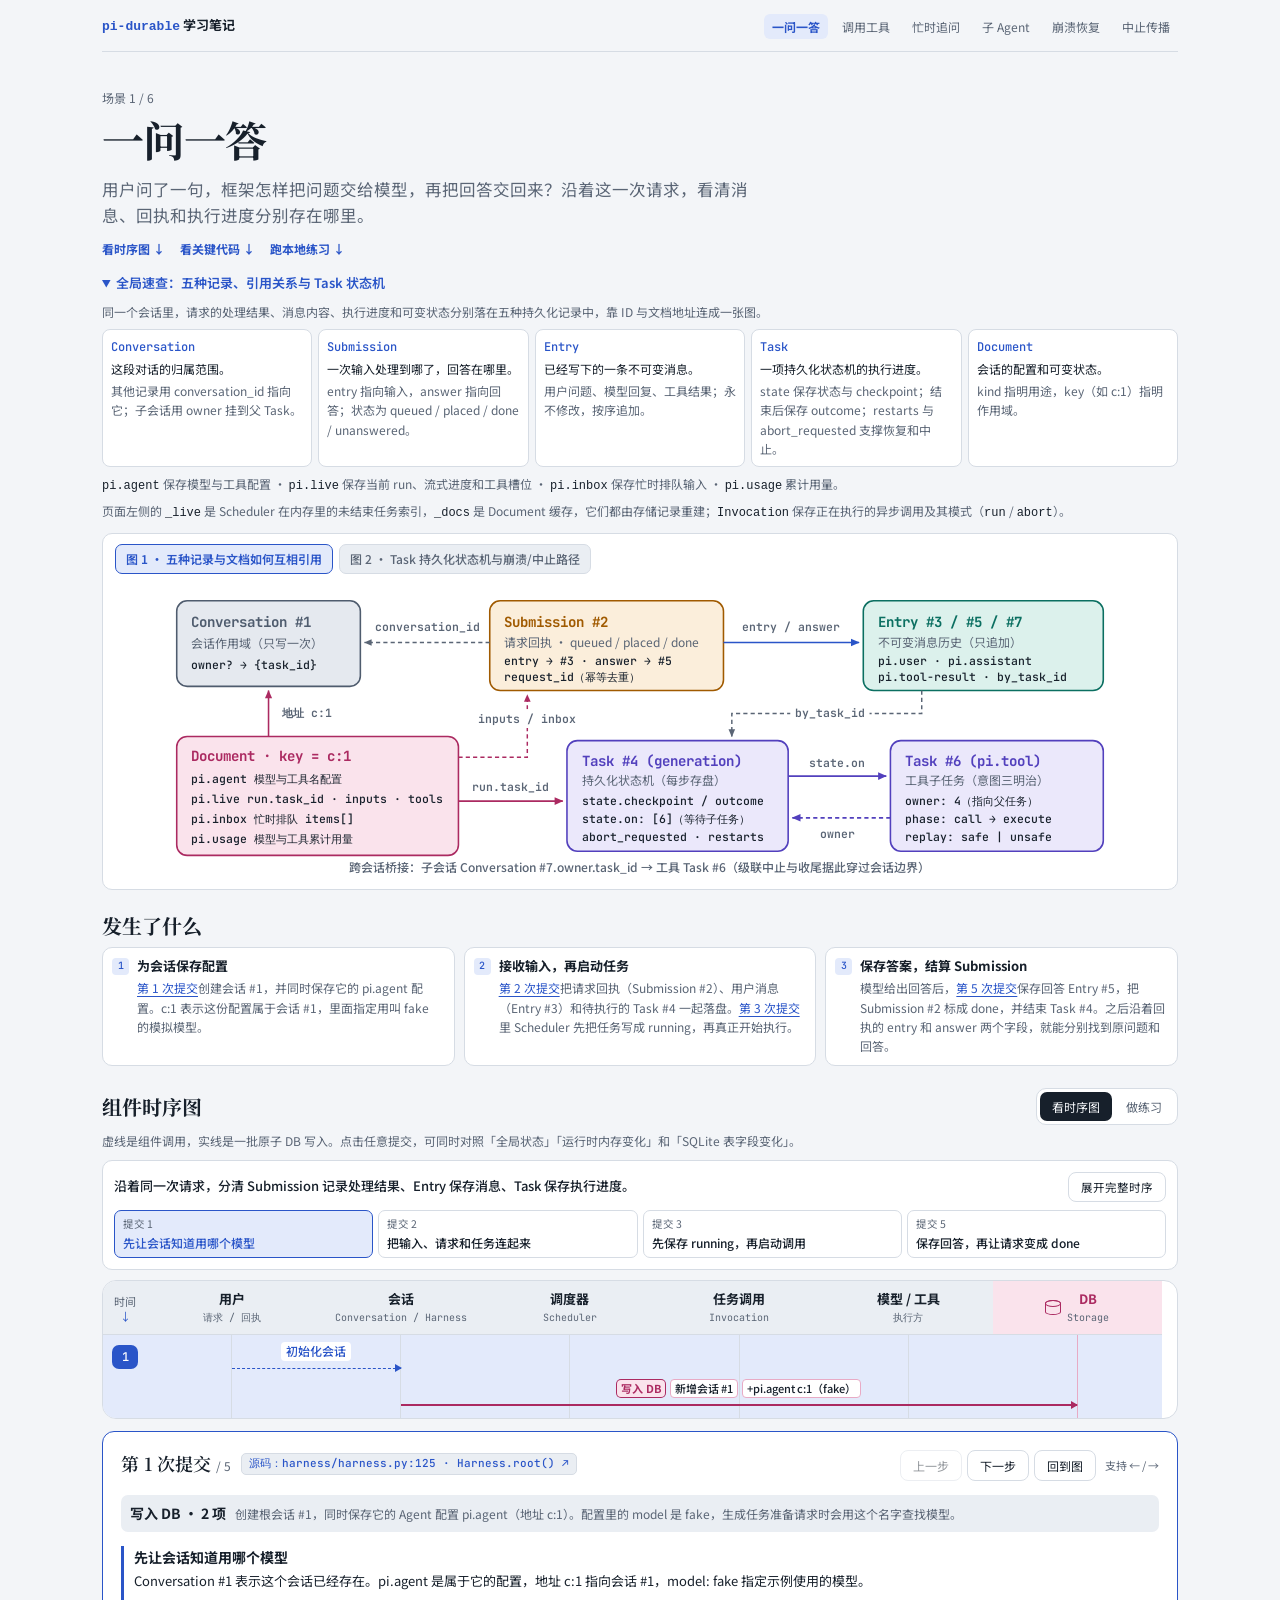
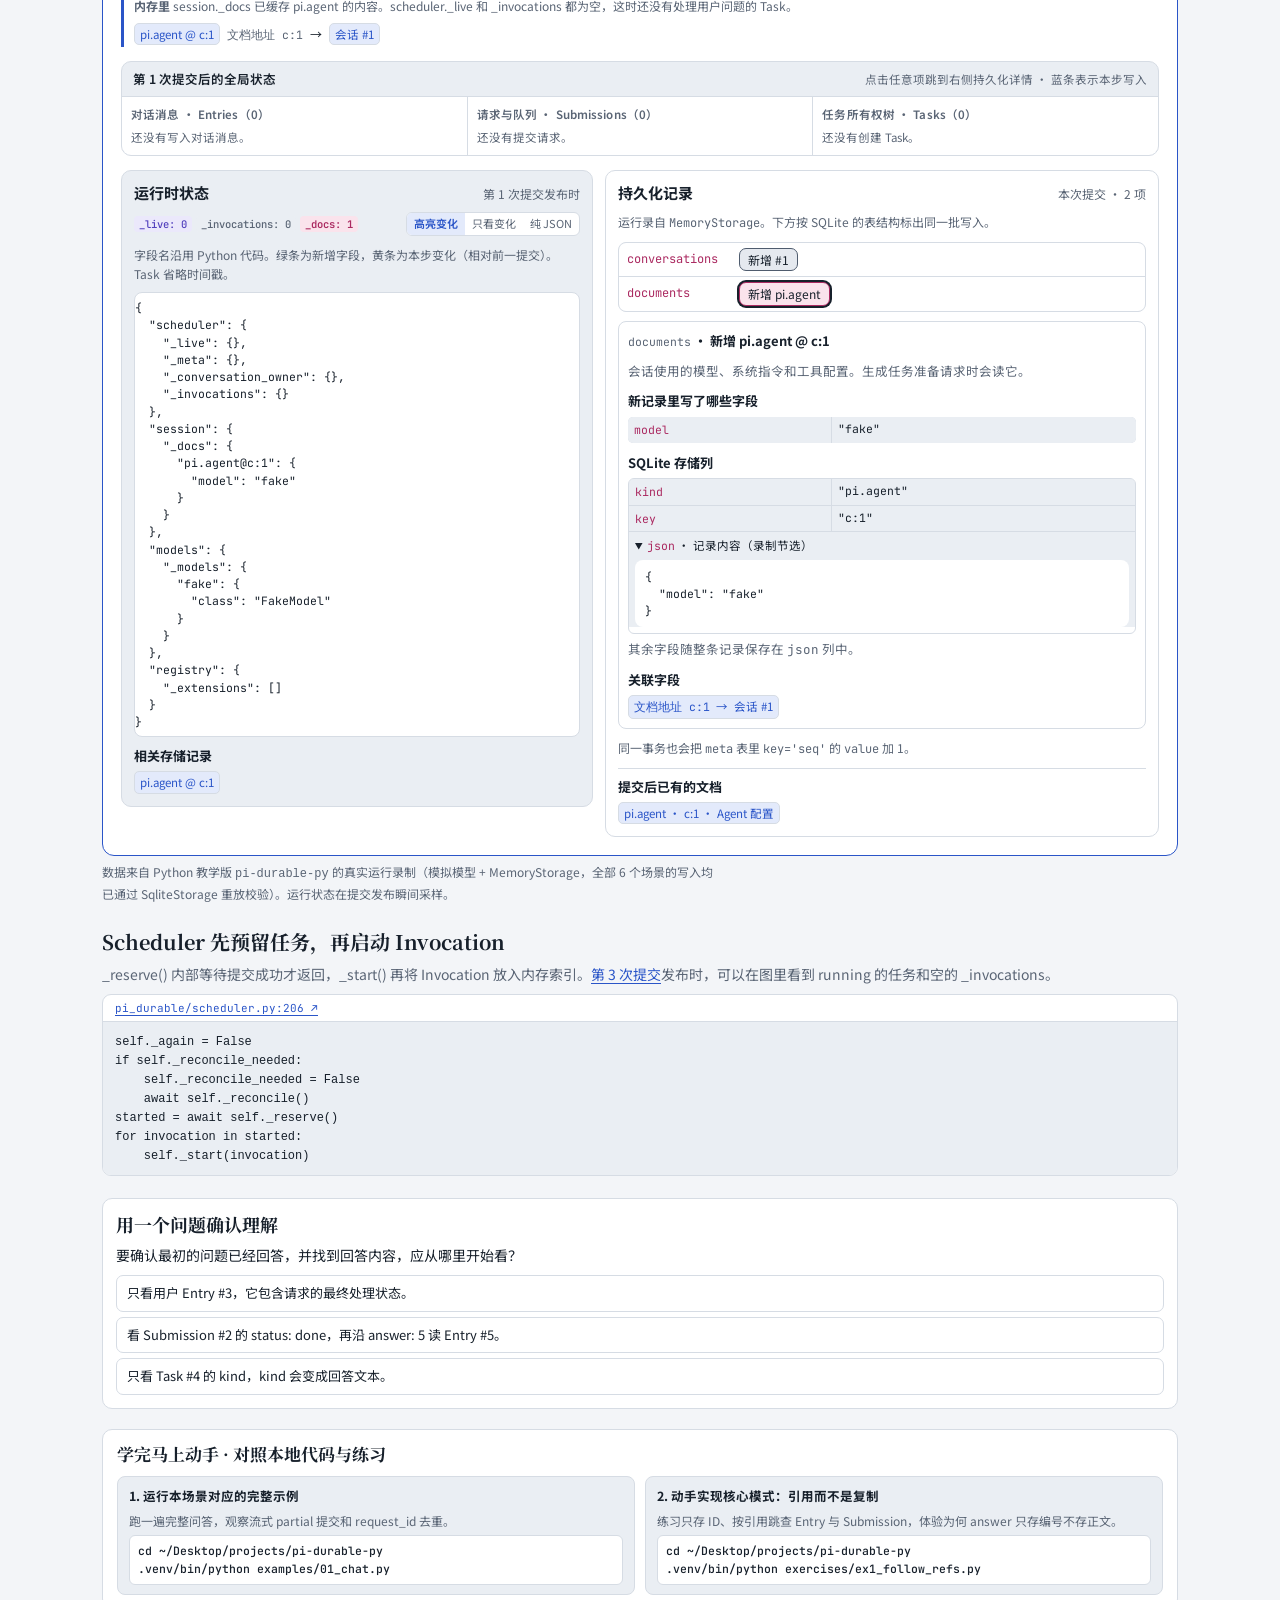
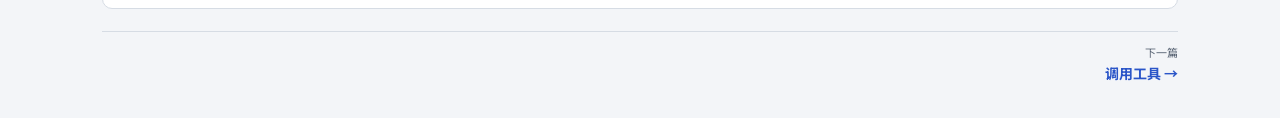
<file: index.html>
<!doctype html>
<html lang="zh-CN">
<head>
  <meta charset="utf-8">
  <meta name="viewport" content="width=device-width, initial-scale=1">
  <meta name="description" content="用户问了一句，框架怎样把问题交给模型，再把回答交回来？沿着这一次请求，看清消息、回执和执行进度分别存在哪里。">
  <title>一问一答 · pi-durable 学习笔记</title>
  <link rel="preconnect" href="https://fonts.googleapis.com">
  <link rel="preconnect" href="https://fonts.gstatic.com" crossorigin>
  <link rel="stylesheet" href="https://fonts.googleapis.com/css2?family=JetBrains+Mono:wght@400;500&family=Noto+Sans+SC:wght@400;500;700&family=Noto+Serif+SC:wght@600;700&display=swap">
  <link rel="stylesheet" href="./lesson.css?v=20261123">
  <script defer src="./lesson.js?v=20261123"></script>
</head>
<body data-scenario="basic">
  <main class="app lesson">
    <div class="lesson-masthead">
      <a class="journey-title" href="./"><code>pi-durable</code> 学习笔记</a>
      <nav class="lesson-nav" aria-label="学习文章"><a href="./" data-scene="basic" aria-current="page">一问一答<span class="nav-check" aria-hidden="true">✓</span></a><a href="./tool-call/" data-scene="tools">调用工具<span class="nav-check" aria-hidden="true">✓</span></a><a href="./busy-inbox/" data-scene="inbox">忙时追问<span class="nav-check" aria-hidden="true">✓</span></a><a href="./subagent/" data-scene="subagent">子 Agent<span class="nav-check" aria-hidden="true">✓</span></a><a href="./crash-recovery/" data-scene="crash">崩溃恢复<span class="nav-check" aria-hidden="true">✓</span></a><a href="./abort-tree/" data-scene="abort">中止传播<span class="nav-check" aria-hidden="true">✓</span></a></nav>
    </div>
    <article>
      <header class="lesson-hero">
        <p class="lesson-count">场景 1 / 6</p>
        <h1>一问一答</h1>
        <p class="lesson-summary">用户问了一句，框架怎样把问题交给模型，再把回答交回来？沿着这一次请求，看清消息、回执和执行进度分别存在哪里。</p>
        <div class="lesson-jumps">
          <a href="#timeline">看时序图 ↓</a>
          <a href="#source">看关键代码 ↓</a>
          <a href="#practice">跑本地练习 ↓</a>
        </div>
      </header>
      <section class="core-models" aria-label="数据结构与状态机速查">
        <details open>
          <summary>全局速查：五种记录、引用关系与 Task 状态机</summary>
          <p class="core-intro">同一个会话里，请求的处理结果、消息内容、执行进度和可变状态分别落在五种持久化记录中，靠 ID 与文档地址连成一张图。</p>
          <dl class="model-reference">
            <div><dt>Conversation</dt><dd>这段对话的归属范围。</dd><dd class="model-example">其他记录用 conversation_id 指向它；子会话用 owner 挂到父 Task。</dd></div>
            <div><dt>Submission</dt><dd>一次输入处理到哪了，回答在哪里。</dd><dd class="model-example">entry 指向输入，answer 指向回答；状态为 queued / placed / done / unanswered。</dd></div>
            <div><dt>Entry</dt><dd>已经写下的一条不可变消息。</dd><dd class="model-example">用户问题、模型回复、工具结果；永不修改，按序追加。</dd></div>
            <div><dt>Task</dt><dd>一项持久化状态机的执行进度。</dd><dd class="model-example">state 保存状态与 checkpoint；结束后保存 outcome；restarts 与 abort_requested 支撑恢复和中止。</dd></div>
            <div><dt>Document</dt><dd>会话的配置和可变状态。</dd><dd class="model-example">kind 指明用途，key（如 c:1）指明作用域。</dd></div>
          </dl>
          <p class="doc-roles"><code>pi.agent</code> 保存模型与工具配置 · <code>pi.live</code> 保存当前 run、流式进度和工具槽位 · <code>pi.inbox</code> 保存忙时排队输入 · <code>pi.usage</code> 累计用量。</p>
          <p class="runtime-orientation">页面左侧的 <code>_live</code> 是 Scheduler 在内存里的未结束任务索引，<code>_docs</code> 是 Document 缓存，它们都由存储记录重建；<code>Invocation</code> 保存正在执行的异步调用及其模式（<code>run</code> / <code>abort</code>）。</p>
          <div class="mental-maps">
            <div class="map-tabs" role="tablist" aria-label="架构速查图">
              <button type="button" data-act="map-tab" data-map="data-model" aria-pressed="true">图 1 · 五种记录与文档如何互相引用</button>
              <button type="button" data-act="map-tab" data-map="task-state" aria-pressed="false">图 2 · Task 持久化状态机与崩溃/中止路径</button>
            </div>
            <div class="map-panel" data-map-panel="data-model"><svg class="mental-svg" viewBox="0 0 920 286" role="img" aria-label="pi-durable 五种记录与四份文档的引用关系图" xmlns="http://www.w3.org/2000/svg">
  <defs>
    <marker id="mm-arr-accent" viewBox="0 0 10 10" refX="8.5" refY="5" markerWidth="6.5" markerHeight="6.5" orient="auto-start-reverse">
      <path d="M 1 1.5 L 9 5 L 1 8.5 z" fill="var(--accent)"/>
    </marker>
    <marker id="mm-arr-task" viewBox="0 0 10 10" refX="8.5" refY="5" markerWidth="6.5" markerHeight="6.5" orient="auto-start-reverse">
      <path d="M 1 1.5 L 9 5 L 1 8.5 z" fill="var(--task)"/>
    </marker>
    <marker id="mm-arr-doc" viewBox="0 0 10 10" refX="8.5" refY="5" markerWidth="6.5" markerHeight="6.5" orient="auto-start-reverse">
      <path d="M 1 1.5 L 9 5 L 1 8.5 z" fill="var(--doc)"/>
    </marker>
    <marker id="mm-arr-muted" viewBox="0 0 10 10" refX="8.5" refY="5" markerWidth="6.5" markerHeight="6.5" orient="auto-start-reverse">
      <path d="M 1 1.5 L 9 5 L 1 8.5 z" fill="var(--muted)"/>
    </marker>
  </defs>

  <!-- Conversation -->
  <g transform="translate(16, 18)">
    <rect width="176" height="82" rx="10" fill="var(--conv-soft)" stroke="var(--conv)" stroke-width="1.5"/>
    <text x="14" y="25" class="svg-title" fill="var(--conv)">Conversation #1</text>
    <text x="14" y="45" class="svg-sub">会话作用域（只写一次）</text>
    <text x="14" y="65" class="svg-mono">owner? → {task_id}</text>
  </g>

  <!-- Submission -->
  <g transform="translate(316, 18)">
    <rect width="224" height="86" rx="10" fill="var(--sub-soft)" stroke="var(--sub)" stroke-width="1.5"/>
    <text x="14" y="25" class="svg-title" fill="var(--sub)">Submission #2</text>
    <text x="14" y="44" class="svg-sub">请求回执 · queued / placed / done</text>
    <text x="14" y="62" class="svg-mono">entry → #3 · answer → #5</text>
    <text x="14" y="77" class="svg-mono">request_id（幂等去重）</text>
  </g>

  <!-- Entry -->
  <g transform="translate(674, 18)">
    <rect width="230" height="86" rx="10" fill="var(--entry-soft)" stroke="var(--entry)" stroke-width="1.5"/>
    <text x="14" y="25" class="svg-title" fill="var(--entry)">Entry #3 / #5 / #7</text>
    <text x="14" y="44" class="svg-sub">不可变消息历史（只追加）</text>
    <text x="14" y="62" class="svg-mono">pi.user · pi.assistant</text>
    <text x="14" y="77" class="svg-mono">pi.tool-result · by_task_id</text>
  </g>

  <!-- Document -->
  <g transform="translate(16, 148)">
    <rect width="270" height="114" rx="10" fill="var(--doc-soft)" stroke="var(--doc)" stroke-width="1.5"/>
    <text x="14" y="24" class="svg-title" fill="var(--doc)">Document · key = c:1</text>
    <text x="14" y="45" class="svg-mono">pi.agent   模型与工具名配置</text>
    <text x="14" y="64" class="svg-mono">pi.live    run.task_id · inputs · tools</text>
    <text x="14" y="83" class="svg-mono">pi.inbox   忙时排队 items[]</text>
    <text x="14" y="102" class="svg-mono">pi.usage   模型与工具累计用量</text>
  </g>

  <!-- Task Parent (generation) -->
  <g transform="translate(390, 152)">
    <rect width="212" height="106" rx="10" fill="var(--task-soft)" stroke="var(--task)" stroke-width="1.5"/>
    <text x="14" y="24" class="svg-title" fill="var(--task)">Task #4 (generation)</text>
    <text x="14" y="43" class="svg-sub">持久化状态机（每步存盘）</text>
    <text x="14" y="62" class="svg-mono">state.checkpoint / outcome</text>
    <text x="14" y="79" class="svg-mono">state.on: [6]（等待子任务）</text>
    <text x="14" y="96" class="svg-mono">abort_requested · restarts</text>
  </g>

  <!-- Task Child (tool) -->
  <g transform="translate(700, 152)">
    <rect width="204" height="106" rx="10" fill="var(--task-soft)" stroke="var(--task)" stroke-width="1.5"/>
    <text x="14" y="24" class="svg-title" fill="var(--task)">Task #6 (pi.tool)</text>
    <text x="14" y="43" class="svg-sub">工具子任务（意图三明治）</text>
    <text x="14" y="62" class="svg-mono">owner: 4（指向父任务）</text>
    <text x="14" y="79" class="svg-mono">phase: call → execute</text>
    <text x="14" y="96" class="svg-mono">replay: safe | unsafe</text>
  </g>

  <!-- Relation Arrows -->
  <!-- Document c:1 -> Conversation -->
  <path d="M 104 148 L 104 104" fill="none" stroke="var(--doc)" stroke-width="1.5" marker-end="url(#mm-arr-doc)"/>
  <rect x="112" y="116" width="66" height="18" rx="4" fill="var(--panel)"/>
  <text x="117" y="129" class="svg-edge" fill="var(--doc)">地址 c:1</text>

  <!-- Submission -> Conversation -->
  <path d="M 316 58 L 196 58" fill="none" stroke="var(--muted)" stroke-width="1.4" stroke-dasharray="4 3" marker-end="url(#mm-arr-muted)"/>
  <rect x="206" y="34" width="100" height="18" rx="4" fill="var(--panel)"/>
  <text x="256" y="47" text-anchor="middle" class="svg-edge">conversation_id</text>

  <!-- Submission -> Entry -->
  <path d="M 540 58 L 670 58" fill="none" stroke="var(--accent)" stroke-width="1.6" marker-end="url(#mm-arr-accent)"/>
  <rect x="556" y="34" width="98" height="18" rx="4" fill="var(--panel)"/>
  <text x="605" y="47" text-anchor="middle" class="svg-edge" fill="var(--accent)">entry / answer</text>

  <!-- Entry -> Task -->
  <path d="M 730 104 L 730 126 L 548 126 L 548 148" fill="none" stroke="var(--muted)" stroke-width="1.4" stroke-dasharray="4 3" marker-end="url(#mm-arr-muted)"/>
  <rect x="604" y="116" width="76" height="18" rx="4" fill="var(--panel)"/>
  <text x="642" y="129" text-anchor="middle" class="svg-edge">by_task_id</text>

  <!-- Document pi.live / pi.inbox -> Submission -->
  <path d="M 286 168 L 352 168 L 352 108" fill="none" stroke="var(--doc)" stroke-width="1.4" stroke-dasharray="4 3" marker-end="url(#mm-arr-doc)"/>
  <rect x="304" y="122" width="96" height="18" rx="4" fill="var(--panel)"/>
  <text x="352" y="135" text-anchor="middle" class="svg-edge" fill="var(--doc)">inputs / inbox</text>

  <!-- Document pi.live -> Task #4 -->
  <path d="M 286 210 L 386 210" fill="none" stroke="var(--doc)" stroke-width="1.6" marker-end="url(#mm-arr-doc)"/>
  <rect x="294" y="187" width="84" height="18" rx="4" fill="var(--panel)"/>
  <text x="336" y="200" text-anchor="middle" class="svg-edge" fill="var(--doc)">run.task_id</text>

  <!-- Task #4 waiting on -> Task #6 -->
  <path d="M 602 186 L 696 186" fill="none" stroke="var(--task)" stroke-width="1.6" marker-end="url(#mm-arr-task)"/>
  <rect x="615" y="164" width="68" height="18" rx="4" fill="var(--panel)"/>
  <text x="649" y="177" text-anchor="middle" class="svg-edge" fill="var(--task)">state.on</text>

  <!-- Task #6 owner -> Task #4 -->
  <path d="M 700 226 L 606 226" fill="none" stroke="var(--task)" stroke-width="1.6" stroke-dasharray="4 3" marker-end="url(#mm-arr-task)"/>
  <rect x="625" y="232" width="48" height="18" rx="4" fill="var(--panel)"/>
  <text x="649" y="245" text-anchor="middle" class="svg-edge" fill="var(--task)">owner</text>

  <!-- Subagent bridge note -->
  <text x="460" y="278" text-anchor="middle" class="svg-footnote">跨会话桥接：子会话 Conversation #7.owner.task_id → 工具 Task #6（级联中止与收尾据此穿过会话边界）</text>
</svg></div>
            <div class="map-panel" data-map-panel="task-state" hidden><svg class="mental-svg" viewBox="0 0 920 224" role="img" aria-label="pi-durable Task 持久化状态机与崩溃恢复路径图" xmlns="http://www.w3.org/2000/svg">
  <defs>
    <marker id="sm-arr-accent" viewBox="0 0 10 10" refX="8.5" refY="5" markerWidth="6.5" markerHeight="6.5" orient="auto-start-reverse">
      <path d="M 1 1.5 L 9 5 L 1 8.5 z" fill="var(--accent)"/>
    </marker>
    <marker id="sm-arr-task" viewBox="0 0 10 10" refX="8.5" refY="5" markerWidth="6.5" markerHeight="6.5" orient="auto-start-reverse">
      <path d="M 1 1.5 L 9 5 L 1 8.5 z" fill="var(--task)"/>
    </marker>
    <marker id="sm-arr-bad" viewBox="0 0 10 10" refX="8.5" refY="5" markerWidth="6.5" markerHeight="6.5" orient="auto-start-reverse">
      <path d="M 1 1.5 L 9 5 L 1 8.5 z" fill="var(--bad)"/>
    </marker>
    <marker id="sm-arr-ok" viewBox="0 0 10 10" refX="8.5" refY="5" markerWidth="6.5" markerHeight="6.5" orient="auto-start-reverse">
      <path d="M 1 1.5 L 9 5 L 1 8.5 z" fill="var(--ok)"/>
    </marker>
  </defs>

  <!-- pending -->
  <g transform="translate(20, 82)">
    <rect width="128" height="60" rx="10" fill="var(--panel-2)" stroke="var(--conv)" stroke-width="1.5"/>
    <text x="64" y="26" text-anchor="middle" class="svg-title" fill="var(--fg)">pending</text>
    <text x="64" y="46" text-anchor="middle" class="svg-sub">等待调度预留</text>
  </g>

  <!-- running -->
  <g transform="translate(248, 82)">
    <rect width="156" height="60" rx="10" fill="var(--task-soft)" stroke="var(--task)" stroke-width="1.8"/>
    <text x="78" y="26" text-anchor="middle" class="svg-title" fill="var(--task)">running</text>
    <text x="78" y="46" text-anchor="middle" class="svg-sub">推进 phase / checkpoint</text>
  </g>

  <!-- waiting / sleeping -->
  <g transform="translate(504, 14)">
    <rect width="184" height="56" rx="10" fill="var(--sub-soft)" stroke="var(--sub)" stroke-width="1.5"/>
    <text x="92" y="24" text-anchor="middle" class="svg-title" fill="var(--sub)">waiting / sleeping</text>
    <text x="92" y="43" text-anchor="middle" class="svg-sub">等子任务或到点（不占调用）</text>
  </g>

  <!-- completing -->
  <g transform="translate(504, 142)">
    <rect width="184" height="56" rx="10" fill="var(--panel-2)" stroke="var(--muted)" stroke-width="1.5"/>
    <text x="92" y="24" text-anchor="middle" class="svg-title" fill="var(--fg)">completing</text>
    <text x="92" y="43" text-anchor="middle" class="svg-sub">结局已定，等子工作排空</text>
  </g>

  <!-- terminal -->
  <g transform="translate(756, 82)">
    <rect width="146" height="60" rx="10" fill="var(--ok-soft)" stroke="var(--ok)" stroke-width="1.6"/>
    <text x="73" y="26" text-anchor="middle" class="svg-title" fill="var(--ok)">terminal</text>
    <text x="73" y="46" text-anchor="middle" class="svg-sub">保存 outcome · 退场</text>
  </g>

  <!-- pending -> running -->
  <path d="M 148 106 L 244 106" fill="none" stroke="var(--task)" stroke-width="1.6" marker-end="url(#sm-arr-task)"/>
  <rect x="160" y="84" width="74" height="18" rx="4" fill="var(--panel)"/>
  <text x="197" y="97" text-anchor="middle" class="svg-edge" fill="var(--task)">_reserve()</text>

  <!-- running self-loop (next phase) -->
  <path d="M 294 82 C 294 42, 358 42, 358 78" fill="none" stroke="var(--accent)" stroke-width="1.5" marker-end="url(#sm-arr-accent)"/>
  <rect x="242" y="18" width="168" height="18" rx="4" fill="var(--panel)"/>
  <text x="326" y="31" text-anchor="middle" class="svg-edge" fill="var(--accent)">新 checkpoint（restarts=0）</text>

  <!-- Crash recovery: running -> pending -->
  <path d="M 248 128 C 206 168, 160 168, 114 146" fill="none" stroke="var(--bad)" stroke-width="1.6" stroke-dasharray="5 3" marker-end="url(#sm-arr-bad)"/>
  <rect x="108" y="168" width="174" height="18" rx="4" fill="var(--panel)"/>
  <text x="195" y="181" text-anchor="middle" class="svg-edge" fill="var(--bad)">崩溃后 open()：restarts + 1</text>

  <!-- running -> waiting/sleeping -->
  <path d="M 404 90 L 500 38" fill="none" stroke="var(--task)" stroke-width="1.5" marker-end="url(#sm-arr-task)"/>
  <rect x="406" y="42" width="76" height="18" rx="4" fill="var(--panel)"/>
  <text x="444" y="55" text-anchor="middle" class="svg-edge" fill="var(--task)">等待 / 睡眠</text>

  <!-- waiting/sleeping -> running (re-reserve) -->
  <path d="M 504 58 L 408 102" fill="none" stroke="var(--accent)" stroke-width="1.4" stroke-dasharray="4 3" marker-end="url(#sm-arr-accent)"/>
  <rect x="424" y="72" width="84" height="18" rx="4" fill="var(--panel)"/>
  <text x="466" y="85" text-anchor="middle" class="svg-edge" fill="var(--accent)">满足后再预留</text>

  <!-- running -> terminal directly -->
  <path d="M 404 114 L 752 114" fill="none" stroke="var(--ok)" stroke-width="1.6" marker-end="url(#sm-arr-ok)"/>
  <rect x="518" y="93" width="154" height="18" rx="4" fill="var(--panel)"/>
  <text x="595" y="106" text-anchor="middle" class="svg-edge" fill="var(--ok)">无活跃子工作 → 直接终结</text>

  <!-- running -> completing -> terminal -->
  <path d="M 404 130 L 500 166" fill="none" stroke="var(--muted)" stroke-width="1.4" marker-end="url(#sm-arr-accent)"/>
  <path d="M 688 168 L 752 132" fill="none" stroke="var(--ok)" stroke-width="1.5" marker-end="url(#sm-arr-ok)"/>
  <rect x="694" y="152" width="74" height="18" rx="4" fill="var(--panel)"/>
  <text x="731" y="165" text-anchor="middle" class="svg-edge" fill="var(--ok)">子工作排空</text>

  <!-- Abort note -->
  <text x="460" y="216" text-anchor="middle" class="svg-footnote">中止协议：abort_requested=true 由 _reconcile() 向下级联；子工作全终结后，按 mode=&quot;abort&quot; 自下而上收尾为 terminal(aborted)</text>
</svg></div>
          </div>
        </details>
      </section>
      <section class="lesson-story" aria-labelledby="story-heading">
        <h2 id="story-heading">发生了什么</h2>
        <ol><li><h3>为会话保存配置</h3><p><a href="#timeline" data-act="article-step" data-q="1">第 1 次提交</a>创建会话 #1，并同时保存它的 pi.agent 配置。c:1 表示这份配置属于会话 #1，里面指定用叫 fake 的模拟模型。</p></li><li><h3>接收输入，再启动任务</h3><p><a href="#timeline" data-act="article-step" data-q="2">第 2 次提交</a>把请求回执（Submission #2）、用户消息（Entry #3）和待执行的 Task #4 一起落盘。<a href="#timeline" data-act="article-step" data-q="3">第 3 次提交</a>里 Scheduler 先把任务写成 running，再真正开始执行。</p></li><li><h3>保存答案，结算 Submission</h3><p>模型给出回答后，<a href="#timeline" data-act="article-step" data-q="5">第 5 次提交</a>保存回答 Entry #5，把 Submission #2 标成 done，并结束 Task #4。之后沿着回执的 entry 和 answer 两个字段，就能分别找到原问题和回答。</p></li></ol>
      </section>
      <section class="lesson-timeline" id="timeline" aria-labelledby="timeline-heading">
        <div class="figure-head">
          <h2 id="timeline-heading">组件时序图</h2>
          <div class="seg" aria-label="时序图模式">
            <button type="button" data-act="mode" data-mode="learn" id="mode-learn">看时序图</button>
            <button type="button" data-act="mode" data-mode="quiz" id="mode-quiz">做练习</button>
          </div>
        </div>
        <p class="figure-guide">虚线是组件调用，实线是一批原子 DB 写入。点击任意提交，可同时对照「全局状态」「运行时内存变化」和「SQLite 表字段变化」。</p>
        <div id="reading-guide"></div>
        <div id="quiz"></div>
        <div class="flow-shell">
          <div id="sequence-scroll" class="sequence-scroll" role="region" aria-label="组件调用及 DB 写入时序" tabindex="0"><div class="sequence-inner" id="seq"></div></div>
          <div class="sequence-inspector" id="step-detail"></div>
        </div>
        <p class="source">数据来自 Python 教学版 <code>pi-durable-py</code> 的真实运行录制（模拟模型 + MemoryStorage，全部 6 个场景的写入均已通过 SqliteStorage 重放校验）。运行状态在提交发布瞬间采样。</p>
      </section>
      <section class="lesson-source" id="source" aria-labelledby="source-heading">
        <h2 id="source-heading">Scheduler 先预留任务，再启动 Invocation</h2>
        <p>_reserve() 内部等待提交成功才返回，_start() 再将 Invocation 放入内存索引。<a href="#timeline" data-act="article-step" data-q="3">第 3 次提交</a>发布时，可以在图里看到 running 的任务和空的 _invocations。</p>
        <figure class="code-sample">
          <figcaption><a href="https://github.com/XingLiu0923/pi-durable-py/blob/7051583651d2053aea634a9970b3d3f05fd1b451/pi_durable/scheduler.py#L206-L212" target="_blank" rel="noopener">pi_durable/scheduler.py:206 ↗</a></figcaption>
          <pre><code>self._again = False
if self._reconcile_needed:
    self._reconcile_needed = False
    await self._reconcile()
started = await self._reserve()
for invocation in started:
    self._start(invocation)</code></pre>
        </figure>
      </section>
      <section class="lesson-check" id="lesson-check" aria-label="检查理解"></section>
      <section class="lesson-practice" id="practice" aria-labelledby="practice-heading">
        <h2 id="practice-heading">学完马上动手 · 对照本地代码与练习</h2>
        <div class="practice-grid">
          <div class="practice-card">
            <strong>1. 运行本场景对应的完整示例</strong>
            <p>跑一遍完整问答，观察流式 partial 提交和 request_id 去重。</p>
            <div class="practice-cmd">cd ~/Desktop/projects/pi-durable-py
.venv/bin/python examples/01_chat.py</div>
          </div>
          <div class="practice-card">
            <strong>2. 动手实现核心模式：引用而不是复制</strong>
            <p>练习只存 ID、按引用跳查 Entry 与 Submission，体验为何 answer 只存编号不存正文。</p>
            <div class="practice-cmd">cd ~/Desktop/projects/pi-durable-py
.venv/bin/python exercises/ex1_follow_refs.py</div>
          </div>
        </div>
      </section>
      <nav class="lesson-footer" aria-label="继续学习"><a class="next-article" data-next-article href="./tool-call/"><small>下一篇</small><strong>调用工具 →</strong></a></nav>
    </article>
  </main>
</body>
</html>
</file>
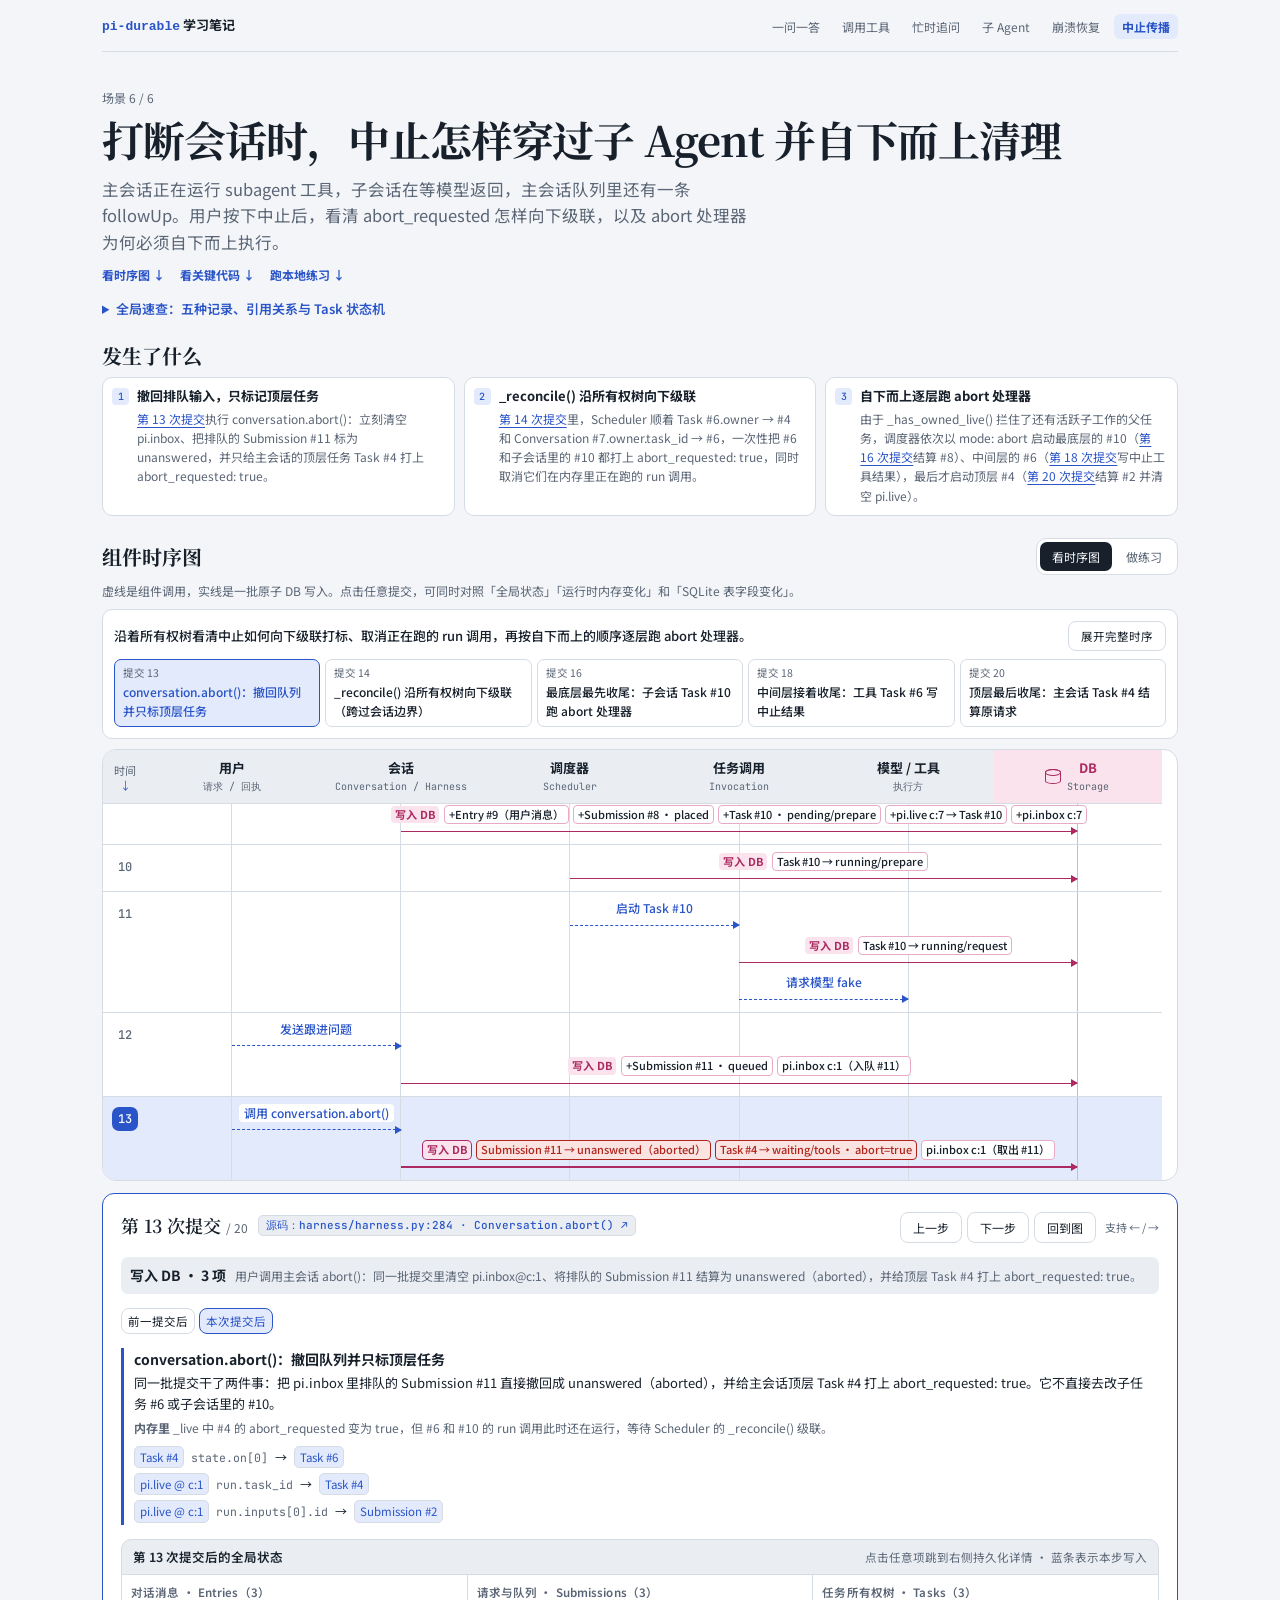
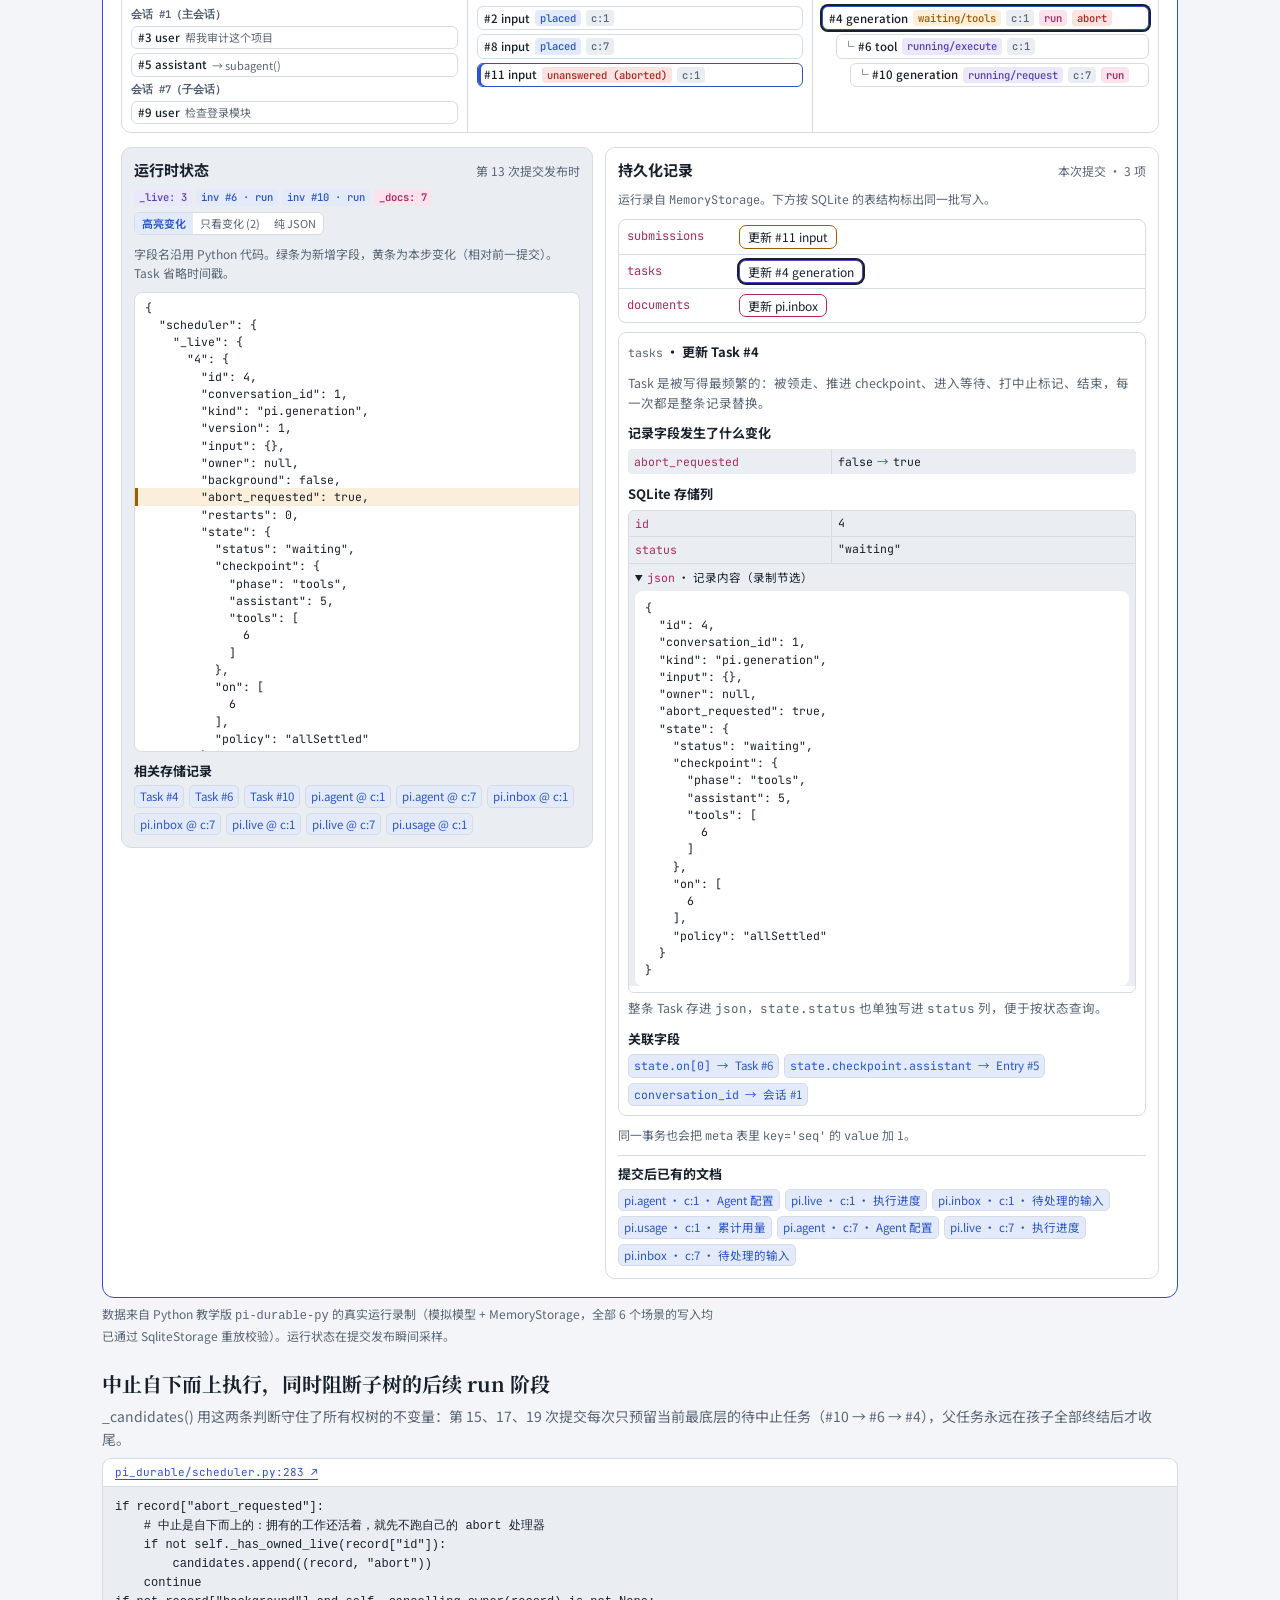
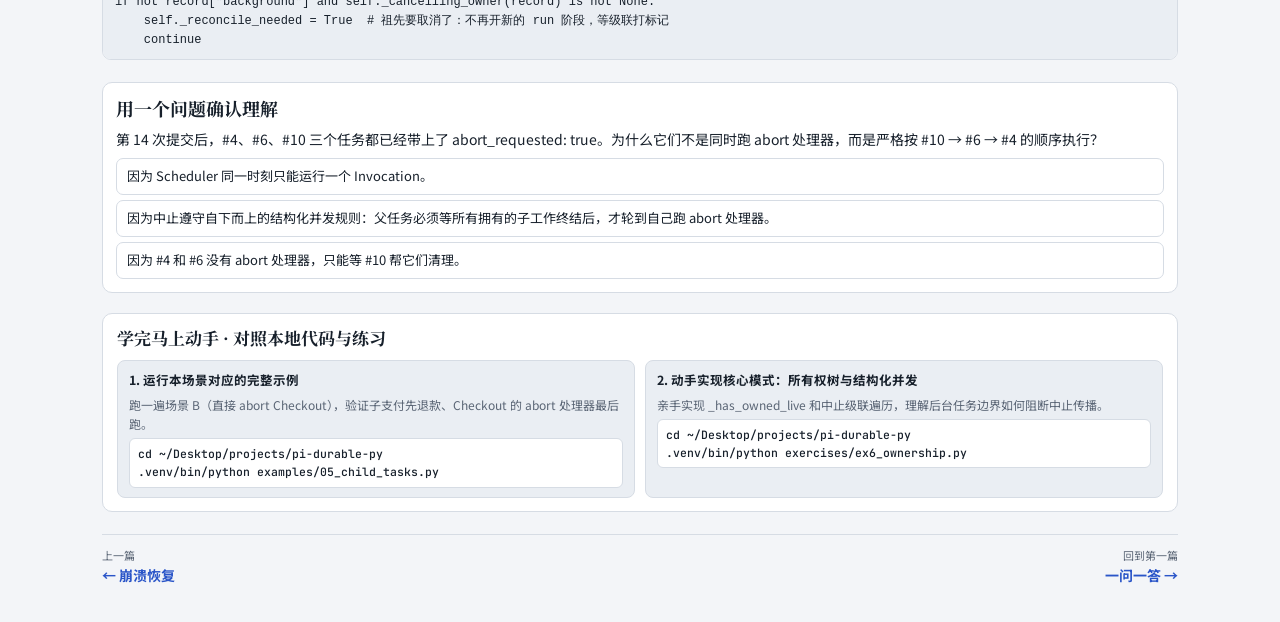
<file: abort-tree/index.html>
<!doctype html>
<html lang="zh-CN">
<head>
  <meta charset="utf-8">
  <meta name="viewport" content="width=device-width, initial-scale=1">
  <meta name="description" content="主会话正在运行 subagent 工具，子会话在等模型返回，主会话队列里还有一条 followUp。用户按下中止后，看清 abort_requested 怎样向下级联，以及 abort 处理器为何必须自下而上执行。">
  <title>打断会话时，中止怎样穿过子 Agent 并自下而上清理 · pi-durable 学习笔记</title>
  <link rel="preconnect" href="https://fonts.googleapis.com">
  <link rel="preconnect" href="https://fonts.gstatic.com" crossorigin>
  <link rel="stylesheet" href="https://fonts.googleapis.com/css2?family=JetBrains+Mono:wght@400;500&family=Noto+Sans+SC:wght@400;500;700&family=Noto+Serif+SC:wght@600;700&display=swap">
  <link rel="stylesheet" href="../lesson.css?v=20261123">
  <script defer src="../lesson.js?v=20261123"></script>
</head>
<body data-scenario="abort">
  <main class="app lesson">
    <div class="lesson-masthead">
      <a class="journey-title" href="../"><code>pi-durable</code> 学习笔记</a>
      <nav class="lesson-nav" aria-label="学习文章"><a href="../" data-scene="basic">一问一答<span class="nav-check" aria-hidden="true">✓</span></a><a href="../tool-call/" data-scene="tools">调用工具<span class="nav-check" aria-hidden="true">✓</span></a><a href="../busy-inbox/" data-scene="inbox">忙时追问<span class="nav-check" aria-hidden="true">✓</span></a><a href="../subagent/" data-scene="subagent">子 Agent<span class="nav-check" aria-hidden="true">✓</span></a><a href="../crash-recovery/" data-scene="crash">崩溃恢复<span class="nav-check" aria-hidden="true">✓</span></a><a href="../abort-tree/" data-scene="abort" aria-current="page">中止传播<span class="nav-check" aria-hidden="true">✓</span></a></nav>
    </div>
    <article>
      <header class="lesson-hero">
        <p class="lesson-count">场景 6 / 6</p>
        <h1>打断会话时，中止怎样穿过子 Agent 并自下而上清理</h1>
        <p class="lesson-summary">主会话正在运行 subagent 工具，子会话在等模型返回，主会话队列里还有一条 followUp。用户按下中止后，看清 abort_requested 怎样向下级联，以及 abort 处理器为何必须自下而上执行。</p>
        <div class="lesson-jumps">
          <a href="#timeline">看时序图 ↓</a>
          <a href="#source">看关键代码 ↓</a>
          <a href="#practice">跑本地练习 ↓</a>
        </div>
      </header>
      <section class="core-models" aria-label="数据结构与状态机速查">
        <details>
          <summary>全局速查：五种记录、引用关系与 Task 状态机</summary>
          <p class="core-intro">同一个会话里，请求的处理结果、消息内容、执行进度和可变状态分别落在五种持久化记录中，靠 ID 与文档地址连成一张图。</p>
          <dl class="model-reference">
            <div><dt>Conversation</dt><dd>这段对话的归属范围。</dd><dd class="model-example">其他记录用 conversation_id 指向它；子会话用 owner 挂到父 Task。</dd></div>
            <div><dt>Submission</dt><dd>一次输入处理到哪了，回答在哪里。</dd><dd class="model-example">entry 指向输入，answer 指向回答；状态为 queued / placed / done / unanswered。</dd></div>
            <div><dt>Entry</dt><dd>已经写下的一条不可变消息。</dd><dd class="model-example">用户问题、模型回复、工具结果；永不修改，按序追加。</dd></div>
            <div><dt>Task</dt><dd>一项持久化状态机的执行进度。</dd><dd class="model-example">state 保存状态与 checkpoint；结束后保存 outcome；restarts 与 abort_requested 支撑恢复和中止。</dd></div>
            <div><dt>Document</dt><dd>会话的配置和可变状态。</dd><dd class="model-example">kind 指明用途，key（如 c:1）指明作用域。</dd></div>
          </dl>
          <p class="doc-roles"><code>pi.agent</code> 保存模型与工具配置 · <code>pi.live</code> 保存当前 run、流式进度和工具槽位 · <code>pi.inbox</code> 保存忙时排队输入 · <code>pi.usage</code> 累计用量。</p>
          <p class="runtime-orientation">页面左侧的 <code>_live</code> 是 Scheduler 在内存里的未结束任务索引，<code>_docs</code> 是 Document 缓存，它们都由存储记录重建；<code>Invocation</code> 保存正在执行的异步调用及其模式（<code>run</code> / <code>abort</code>）。</p>
          <div class="mental-maps">
            <div class="map-tabs" role="tablist" aria-label="架构速查图">
              <button type="button" data-act="map-tab" data-map="data-model" aria-pressed="true">图 1 · 五种记录与文档如何互相引用</button>
              <button type="button" data-act="map-tab" data-map="task-state" aria-pressed="false">图 2 · Task 持久化状态机与崩溃/中止路径</button>
            </div>
            <div class="map-panel" data-map-panel="data-model"><svg class="mental-svg" viewBox="0 0 920 286" role="img" aria-label="pi-durable 五种记录与四份文档的引用关系图" xmlns="http://www.w3.org/2000/svg">
  <defs>
    <marker id="mm-arr-accent" viewBox="0 0 10 10" refX="8.5" refY="5" markerWidth="6.5" markerHeight="6.5" orient="auto-start-reverse">
      <path d="M 1 1.5 L 9 5 L 1 8.5 z" fill="var(--accent)"/>
    </marker>
    <marker id="mm-arr-task" viewBox="0 0 10 10" refX="8.5" refY="5" markerWidth="6.5" markerHeight="6.5" orient="auto-start-reverse">
      <path d="M 1 1.5 L 9 5 L 1 8.5 z" fill="var(--task)"/>
    </marker>
    <marker id="mm-arr-doc" viewBox="0 0 10 10" refX="8.5" refY="5" markerWidth="6.5" markerHeight="6.5" orient="auto-start-reverse">
      <path d="M 1 1.5 L 9 5 L 1 8.5 z" fill="var(--doc)"/>
    </marker>
    <marker id="mm-arr-muted" viewBox="0 0 10 10" refX="8.5" refY="5" markerWidth="6.5" markerHeight="6.5" orient="auto-start-reverse">
      <path d="M 1 1.5 L 9 5 L 1 8.5 z" fill="var(--muted)"/>
    </marker>
  </defs>

  <!-- Conversation -->
  <g transform="translate(16, 18)">
    <rect width="176" height="82" rx="10" fill="var(--conv-soft)" stroke="var(--conv)" stroke-width="1.5"/>
    <text x="14" y="25" class="svg-title" fill="var(--conv)">Conversation #1</text>
    <text x="14" y="45" class="svg-sub">会话作用域（只写一次）</text>
    <text x="14" y="65" class="svg-mono">owner? → {task_id}</text>
  </g>

  <!-- Submission -->
  <g transform="translate(316, 18)">
    <rect width="224" height="86" rx="10" fill="var(--sub-soft)" stroke="var(--sub)" stroke-width="1.5"/>
    <text x="14" y="25" class="svg-title" fill="var(--sub)">Submission #2</text>
    <text x="14" y="44" class="svg-sub">请求回执 · queued / placed / done</text>
    <text x="14" y="62" class="svg-mono">entry → #3 · answer → #5</text>
    <text x="14" y="77" class="svg-mono">request_id（幂等去重）</text>
  </g>

  <!-- Entry -->
  <g transform="translate(674, 18)">
    <rect width="230" height="86" rx="10" fill="var(--entry-soft)" stroke="var(--entry)" stroke-width="1.5"/>
    <text x="14" y="25" class="svg-title" fill="var(--entry)">Entry #3 / #5 / #7</text>
    <text x="14" y="44" class="svg-sub">不可变消息历史（只追加）</text>
    <text x="14" y="62" class="svg-mono">pi.user · pi.assistant</text>
    <text x="14" y="77" class="svg-mono">pi.tool-result · by_task_id</text>
  </g>

  <!-- Document -->
  <g transform="translate(16, 148)">
    <rect width="270" height="114" rx="10" fill="var(--doc-soft)" stroke="var(--doc)" stroke-width="1.5"/>
    <text x="14" y="24" class="svg-title" fill="var(--doc)">Document · key = c:1</text>
    <text x="14" y="45" class="svg-mono">pi.agent   模型与工具名配置</text>
    <text x="14" y="64" class="svg-mono">pi.live    run.task_id · inputs · tools</text>
    <text x="14" y="83" class="svg-mono">pi.inbox   忙时排队 items[]</text>
    <text x="14" y="102" class="svg-mono">pi.usage   模型与工具累计用量</text>
  </g>

  <!-- Task Parent (generation) -->
  <g transform="translate(390, 152)">
    <rect width="212" height="106" rx="10" fill="var(--task-soft)" stroke="var(--task)" stroke-width="1.5"/>
    <text x="14" y="24" class="svg-title" fill="var(--task)">Task #4 (generation)</text>
    <text x="14" y="43" class="svg-sub">持久化状态机（每步存盘）</text>
    <text x="14" y="62" class="svg-mono">state.checkpoint / outcome</text>
    <text x="14" y="79" class="svg-mono">state.on: [6]（等待子任务）</text>
    <text x="14" y="96" class="svg-mono">abort_requested · restarts</text>
  </g>

  <!-- Task Child (tool) -->
  <g transform="translate(700, 152)">
    <rect width="204" height="106" rx="10" fill="var(--task-soft)" stroke="var(--task)" stroke-width="1.5"/>
    <text x="14" y="24" class="svg-title" fill="var(--task)">Task #6 (pi.tool)</text>
    <text x="14" y="43" class="svg-sub">工具子任务（意图三明治）</text>
    <text x="14" y="62" class="svg-mono">owner: 4（指向父任务）</text>
    <text x="14" y="79" class="svg-mono">phase: call → execute</text>
    <text x="14" y="96" class="svg-mono">replay: safe | unsafe</text>
  </g>

  <!-- Relation Arrows -->
  <!-- Document c:1 -> Conversation -->
  <path d="M 104 148 L 104 104" fill="none" stroke="var(--doc)" stroke-width="1.5" marker-end="url(#mm-arr-doc)"/>
  <rect x="112" y="116" width="66" height="18" rx="4" fill="var(--panel)"/>
  <text x="117" y="129" class="svg-edge" fill="var(--doc)">地址 c:1</text>

  <!-- Submission -> Conversation -->
  <path d="M 316 58 L 196 58" fill="none" stroke="var(--muted)" stroke-width="1.4" stroke-dasharray="4 3" marker-end="url(#mm-arr-muted)"/>
  <rect x="206" y="34" width="100" height="18" rx="4" fill="var(--panel)"/>
  <text x="256" y="47" text-anchor="middle" class="svg-edge">conversation_id</text>

  <!-- Submission -> Entry -->
  <path d="M 540 58 L 670 58" fill="none" stroke="var(--accent)" stroke-width="1.6" marker-end="url(#mm-arr-accent)"/>
  <rect x="556" y="34" width="98" height="18" rx="4" fill="var(--panel)"/>
  <text x="605" y="47" text-anchor="middle" class="svg-edge" fill="var(--accent)">entry / answer</text>

  <!-- Entry -> Task -->
  <path d="M 730 104 L 730 126 L 548 126 L 548 148" fill="none" stroke="var(--muted)" stroke-width="1.4" stroke-dasharray="4 3" marker-end="url(#mm-arr-muted)"/>
  <rect x="604" y="116" width="76" height="18" rx="4" fill="var(--panel)"/>
  <text x="642" y="129" text-anchor="middle" class="svg-edge">by_task_id</text>

  <!-- Document pi.live / pi.inbox -> Submission -->
  <path d="M 286 168 L 352 168 L 352 108" fill="none" stroke="var(--doc)" stroke-width="1.4" stroke-dasharray="4 3" marker-end="url(#mm-arr-doc)"/>
  <rect x="304" y="122" width="96" height="18" rx="4" fill="var(--panel)"/>
  <text x="352" y="135" text-anchor="middle" class="svg-edge" fill="var(--doc)">inputs / inbox</text>

  <!-- Document pi.live -> Task #4 -->
  <path d="M 286 210 L 386 210" fill="none" stroke="var(--doc)" stroke-width="1.6" marker-end="url(#mm-arr-doc)"/>
  <rect x="294" y="187" width="84" height="18" rx="4" fill="var(--panel)"/>
  <text x="336" y="200" text-anchor="middle" class="svg-edge" fill="var(--doc)">run.task_id</text>

  <!-- Task #4 waiting on -> Task #6 -->
  <path d="M 602 186 L 696 186" fill="none" stroke="var(--task)" stroke-width="1.6" marker-end="url(#mm-arr-task)"/>
  <rect x="615" y="164" width="68" height="18" rx="4" fill="var(--panel)"/>
  <text x="649" y="177" text-anchor="middle" class="svg-edge" fill="var(--task)">state.on</text>

  <!-- Task #6 owner -> Task #4 -->
  <path d="M 700 226 L 606 226" fill="none" stroke="var(--task)" stroke-width="1.6" stroke-dasharray="4 3" marker-end="url(#mm-arr-task)"/>
  <rect x="625" y="232" width="48" height="18" rx="4" fill="var(--panel)"/>
  <text x="649" y="245" text-anchor="middle" class="svg-edge" fill="var(--task)">owner</text>

  <!-- Subagent bridge note -->
  <text x="460" y="278" text-anchor="middle" class="svg-footnote">跨会话桥接：子会话 Conversation #7.owner.task_id → 工具 Task #6（级联中止与收尾据此穿过会话边界）</text>
</svg></div>
            <div class="map-panel" data-map-panel="task-state" hidden><svg class="mental-svg" viewBox="0 0 920 224" role="img" aria-label="pi-durable Task 持久化状态机与崩溃恢复路径图" xmlns="http://www.w3.org/2000/svg">
  <defs>
    <marker id="sm-arr-accent" viewBox="0 0 10 10" refX="8.5" refY="5" markerWidth="6.5" markerHeight="6.5" orient="auto-start-reverse">
      <path d="M 1 1.5 L 9 5 L 1 8.5 z" fill="var(--accent)"/>
    </marker>
    <marker id="sm-arr-task" viewBox="0 0 10 10" refX="8.5" refY="5" markerWidth="6.5" markerHeight="6.5" orient="auto-start-reverse">
      <path d="M 1 1.5 L 9 5 L 1 8.5 z" fill="var(--task)"/>
    </marker>
    <marker id="sm-arr-bad" viewBox="0 0 10 10" refX="8.5" refY="5" markerWidth="6.5" markerHeight="6.5" orient="auto-start-reverse">
      <path d="M 1 1.5 L 9 5 L 1 8.5 z" fill="var(--bad)"/>
    </marker>
    <marker id="sm-arr-ok" viewBox="0 0 10 10" refX="8.5" refY="5" markerWidth="6.5" markerHeight="6.5" orient="auto-start-reverse">
      <path d="M 1 1.5 L 9 5 L 1 8.5 z" fill="var(--ok)"/>
    </marker>
  </defs>

  <!-- pending -->
  <g transform="translate(20, 82)">
    <rect width="128" height="60" rx="10" fill="var(--panel-2)" stroke="var(--conv)" stroke-width="1.5"/>
    <text x="64" y="26" text-anchor="middle" class="svg-title" fill="var(--fg)">pending</text>
    <text x="64" y="46" text-anchor="middle" class="svg-sub">等待调度预留</text>
  </g>

  <!-- running -->
  <g transform="translate(248, 82)">
    <rect width="156" height="60" rx="10" fill="var(--task-soft)" stroke="var(--task)" stroke-width="1.8"/>
    <text x="78" y="26" text-anchor="middle" class="svg-title" fill="var(--task)">running</text>
    <text x="78" y="46" text-anchor="middle" class="svg-sub">推进 phase / checkpoint</text>
  </g>

  <!-- waiting / sleeping -->
  <g transform="translate(504, 14)">
    <rect width="184" height="56" rx="10" fill="var(--sub-soft)" stroke="var(--sub)" stroke-width="1.5"/>
    <text x="92" y="24" text-anchor="middle" class="svg-title" fill="var(--sub)">waiting / sleeping</text>
    <text x="92" y="43" text-anchor="middle" class="svg-sub">等子任务或到点（不占调用）</text>
  </g>

  <!-- completing -->
  <g transform="translate(504, 142)">
    <rect width="184" height="56" rx="10" fill="var(--panel-2)" stroke="var(--muted)" stroke-width="1.5"/>
    <text x="92" y="24" text-anchor="middle" class="svg-title" fill="var(--fg)">completing</text>
    <text x="92" y="43" text-anchor="middle" class="svg-sub">结局已定，等子工作排空</text>
  </g>

  <!-- terminal -->
  <g transform="translate(756, 82)">
    <rect width="146" height="60" rx="10" fill="var(--ok-soft)" stroke="var(--ok)" stroke-width="1.6"/>
    <text x="73" y="26" text-anchor="middle" class="svg-title" fill="var(--ok)">terminal</text>
    <text x="73" y="46" text-anchor="middle" class="svg-sub">保存 outcome · 退场</text>
  </g>

  <!-- pending -> running -->
  <path d="M 148 106 L 244 106" fill="none" stroke="var(--task)" stroke-width="1.6" marker-end="url(#sm-arr-task)"/>
  <rect x="160" y="84" width="74" height="18" rx="4" fill="var(--panel)"/>
  <text x="197" y="97" text-anchor="middle" class="svg-edge" fill="var(--task)">_reserve()</text>

  <!-- running self-loop (next phase) -->
  <path d="M 294 82 C 294 42, 358 42, 358 78" fill="none" stroke="var(--accent)" stroke-width="1.5" marker-end="url(#sm-arr-accent)"/>
  <rect x="242" y="18" width="168" height="18" rx="4" fill="var(--panel)"/>
  <text x="326" y="31" text-anchor="middle" class="svg-edge" fill="var(--accent)">新 checkpoint（restarts=0）</text>

  <!-- Crash recovery: running -> pending -->
  <path d="M 248 128 C 206 168, 160 168, 114 146" fill="none" stroke="var(--bad)" stroke-width="1.6" stroke-dasharray="5 3" marker-end="url(#sm-arr-bad)"/>
  <rect x="108" y="168" width="174" height="18" rx="4" fill="var(--panel)"/>
  <text x="195" y="181" text-anchor="middle" class="svg-edge" fill="var(--bad)">崩溃后 open()：restarts + 1</text>

  <!-- running -> waiting/sleeping -->
  <path d="M 404 90 L 500 38" fill="none" stroke="var(--task)" stroke-width="1.5" marker-end="url(#sm-arr-task)"/>
  <rect x="406" y="42" width="76" height="18" rx="4" fill="var(--panel)"/>
  <text x="444" y="55" text-anchor="middle" class="svg-edge" fill="var(--task)">等待 / 睡眠</text>

  <!-- waiting/sleeping -> running (re-reserve) -->
  <path d="M 504 58 L 408 102" fill="none" stroke="var(--accent)" stroke-width="1.4" stroke-dasharray="4 3" marker-end="url(#sm-arr-accent)"/>
  <rect x="424" y="72" width="84" height="18" rx="4" fill="var(--panel)"/>
  <text x="466" y="85" text-anchor="middle" class="svg-edge" fill="var(--accent)">满足后再预留</text>

  <!-- running -> terminal directly -->
  <path d="M 404 114 L 752 114" fill="none" stroke="var(--ok)" stroke-width="1.6" marker-end="url(#sm-arr-ok)"/>
  <rect x="518" y="93" width="154" height="18" rx="4" fill="var(--panel)"/>
  <text x="595" y="106" text-anchor="middle" class="svg-edge" fill="var(--ok)">无活跃子工作 → 直接终结</text>

  <!-- running -> completing -> terminal -->
  <path d="M 404 130 L 500 166" fill="none" stroke="var(--muted)" stroke-width="1.4" marker-end="url(#sm-arr-accent)"/>
  <path d="M 688 168 L 752 132" fill="none" stroke="var(--ok)" stroke-width="1.5" marker-end="url(#sm-arr-ok)"/>
  <rect x="694" y="152" width="74" height="18" rx="4" fill="var(--panel)"/>
  <text x="731" y="165" text-anchor="middle" class="svg-edge" fill="var(--ok)">子工作排空</text>

  <!-- Abort note -->
  <text x="460" y="216" text-anchor="middle" class="svg-footnote">中止协议：abort_requested=true 由 _reconcile() 向下级联；子工作全终结后，按 mode=&quot;abort&quot; 自下而上收尾为 terminal(aborted)</text>
</svg></div>
          </div>
        </details>
      </section>
      <section class="lesson-story" aria-labelledby="story-heading">
        <h2 id="story-heading">发生了什么</h2>
        <ol><li><h3>撤回排队输入，只标记顶层任务</h3><p><a href="#timeline" data-act="article-step" data-q="13">第 13 次提交</a>执行 conversation.abort()：立刻清空 pi.inbox、把排队的 Submission #11 标为 unanswered，并只给主会话的顶层任务 Task #4 打上 abort_requested: true。</p></li><li><h3>_reconcile() 沿所有权树向下级联</h3><p><a href="#timeline" data-act="article-step" data-q="14">第 14 次提交</a>里，Scheduler 顺着 Task #6.owner → #4 和 Conversation #7.owner.task_id → #6，一次性把 #6 和子会话里的 #10 都打上 abort_requested: true，同时取消它们在内存里正在跑的 run 调用。</p></li><li><h3>自下而上逐层跑 abort 处理器</h3><p>由于 _has_owned_live() 拦住了还有活跃子工作的父任务，调度器依次以 mode: abort 启动最底层的 #10（<a href="#timeline" data-act="article-step" data-q="16">第 16 次提交</a>结算 #8）、中间层的 #6（<a href="#timeline" data-act="article-step" data-q="18">第 18 次提交</a>写中止工具结果），最后才启动顶层 #4（<a href="#timeline" data-act="article-step" data-q="20">第 20 次提交</a>结算 #2 并清空 pi.live）。</p></li></ol>
      </section>
      <section class="lesson-timeline" id="timeline" aria-labelledby="timeline-heading">
        <div class="figure-head">
          <h2 id="timeline-heading">组件时序图</h2>
          <div class="seg" aria-label="时序图模式">
            <button type="button" data-act="mode" data-mode="learn" id="mode-learn">看时序图</button>
            <button type="button" data-act="mode" data-mode="quiz" id="mode-quiz">做练习</button>
          </div>
        </div>
        <p class="figure-guide">虚线是组件调用，实线是一批原子 DB 写入。点击任意提交，可同时对照「全局状态」「运行时内存变化」和「SQLite 表字段变化」。</p>
        <div id="reading-guide"></div>
        <div id="quiz"></div>
        <div class="flow-shell">
          <div id="sequence-scroll" class="sequence-scroll" role="region" aria-label="组件调用及 DB 写入时序" tabindex="0"><div class="sequence-inner" id="seq"></div></div>
          <div class="sequence-inspector" id="step-detail"></div>
        </div>
        <p class="source">数据来自 Python 教学版 <code>pi-durable-py</code> 的真实运行录制（模拟模型 + MemoryStorage，全部 6 个场景的写入均已通过 SqliteStorage 重放校验）。运行状态在提交发布瞬间采样。</p>
      </section>
      <section class="lesson-source" id="source" aria-labelledby="source-heading">
        <h2 id="source-heading">中止自下而上执行，同时阻断子树的后续 run 阶段</h2>
        <p>_candidates() 用这两条判断守住了所有权树的不变量：第 15、17、19 次提交每次只预留当前最底层的待中止任务（#10 → #6 → #4），父任务永远在孩子全部终结后才收尾。</p>
        <figure class="code-sample">
          <figcaption><a href="https://github.com/XingLiu0923/pi-durable-py/blob/7051583651d2053aea634a9970b3d3f05fd1b451/pi_durable/scheduler.py#L283-L290" target="_blank" rel="noopener">pi_durable/scheduler.py:283 ↗</a></figcaption>
          <pre><code>if record[&quot;abort_requested&quot;]:
    # 中止是自下而上的：拥有的工作还活着，就先不跑自己的 abort 处理器
    if not self._has_owned_live(record[&quot;id&quot;]):
        candidates.append((record, &quot;abort&quot;))
    continue
if not record[&quot;background&quot;] and self._cancelling_owner(record) is not None:
    self._reconcile_needed = True  # 祖先要取消了：不再开新的 run 阶段，等级联打标记
    continue</code></pre>
        </figure>
      </section>
      <section class="lesson-check" id="lesson-check" aria-label="检查理解"></section>
      <section class="lesson-practice" id="practice" aria-labelledby="practice-heading">
        <h2 id="practice-heading">学完马上动手 · 对照本地代码与练习</h2>
        <div class="practice-grid">
          <div class="practice-card">
            <strong>1. 运行本场景对应的完整示例</strong>
            <p>跑一遍场景 B（直接 abort Checkout），验证子支付先退款、Checkout 的 abort 处理器最后跑。</p>
            <div class="practice-cmd">cd ~/Desktop/projects/pi-durable-py
.venv/bin/python examples/05_child_tasks.py</div>
          </div>
          <div class="practice-card">
            <strong>2. 动手实现核心模式：所有权树与结构化并发</strong>
            <p>亲手实现 _has_owned_live 和中止级联遍历，理解后台任务边界如何阻断中止传播。</p>
            <div class="practice-cmd">cd ~/Desktop/projects/pi-durable-py
.venv/bin/python exercises/ex6_ownership.py</div>
          </div>
        </div>
      </section>
      <nav class="lesson-footer" aria-label="继续学习"><a class="prev-article" href="../crash-recovery/"><small>上一篇</small><strong>← 崩溃恢复</strong></a><a class="next-article" href="../"><small>回到第一篇</small><strong>一问一答 →</strong></a></nav>
    </article>
  </main>
</body>
</html>
</file>
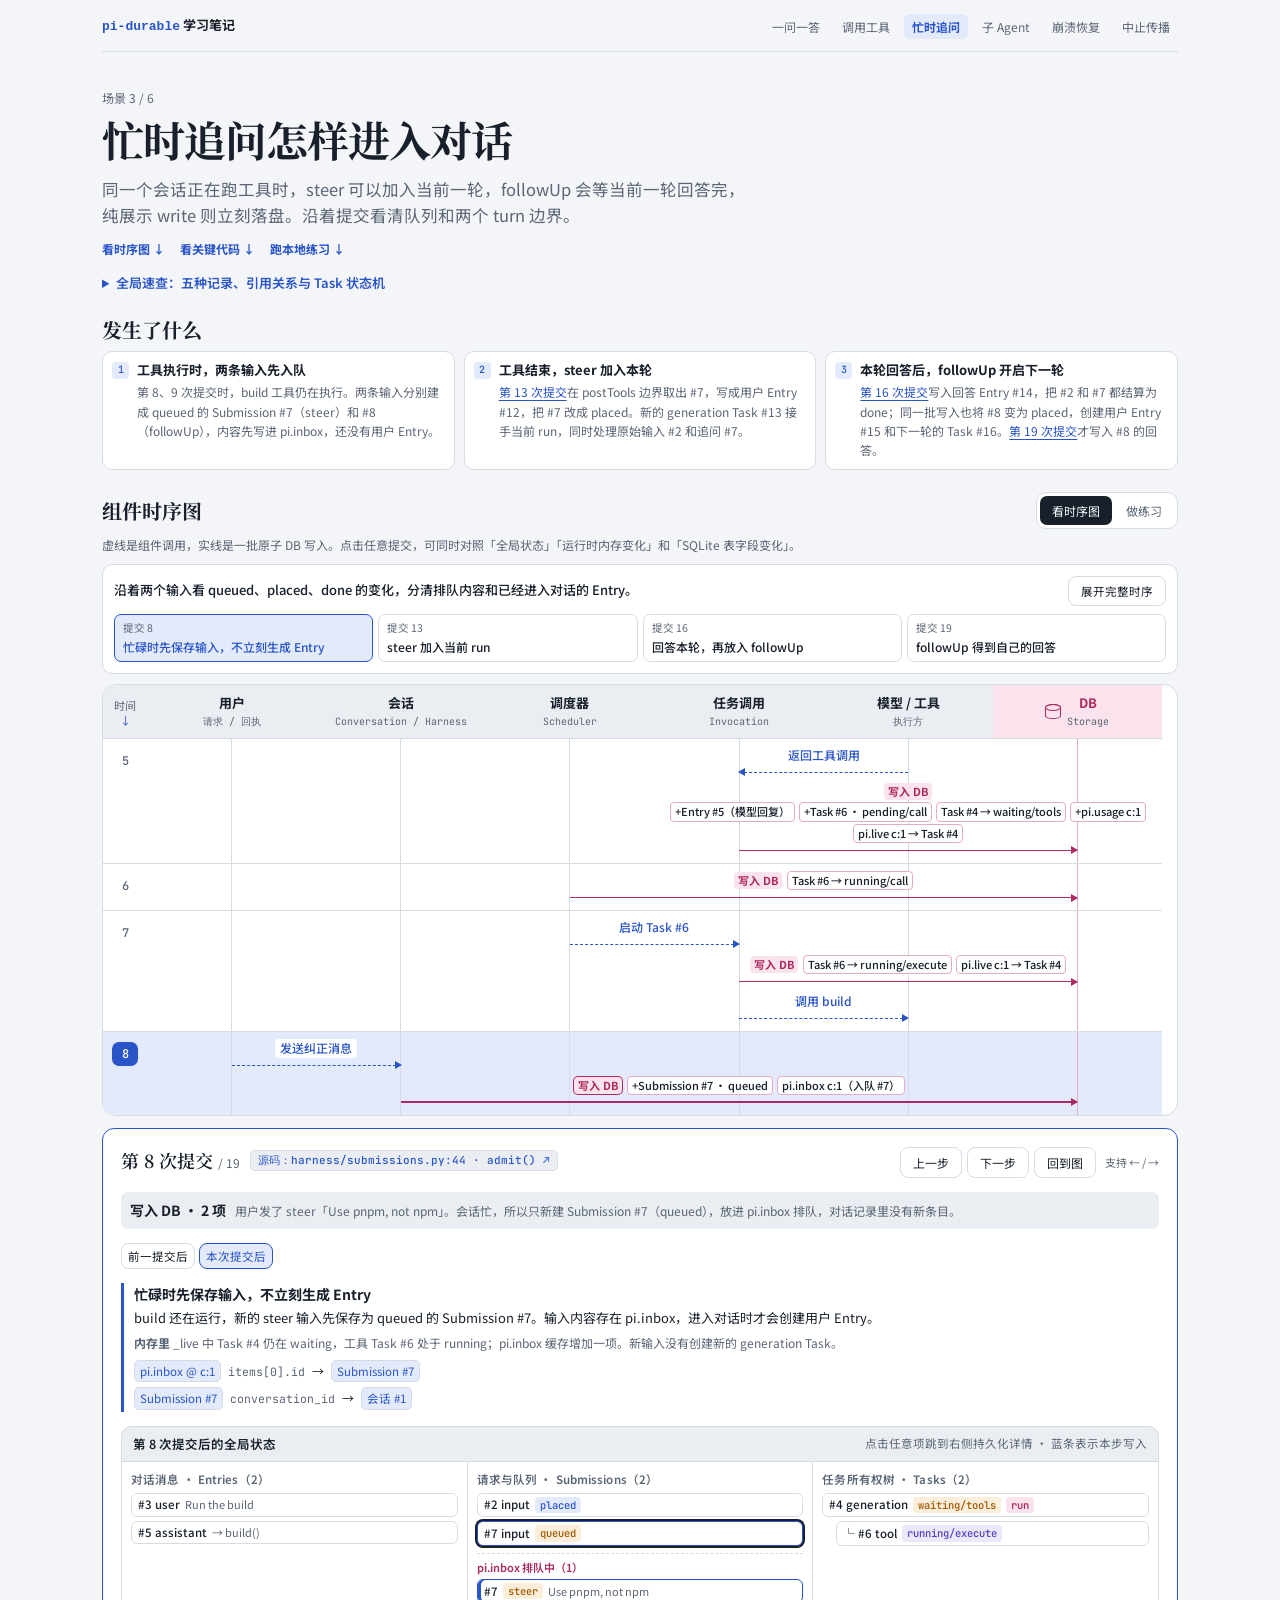
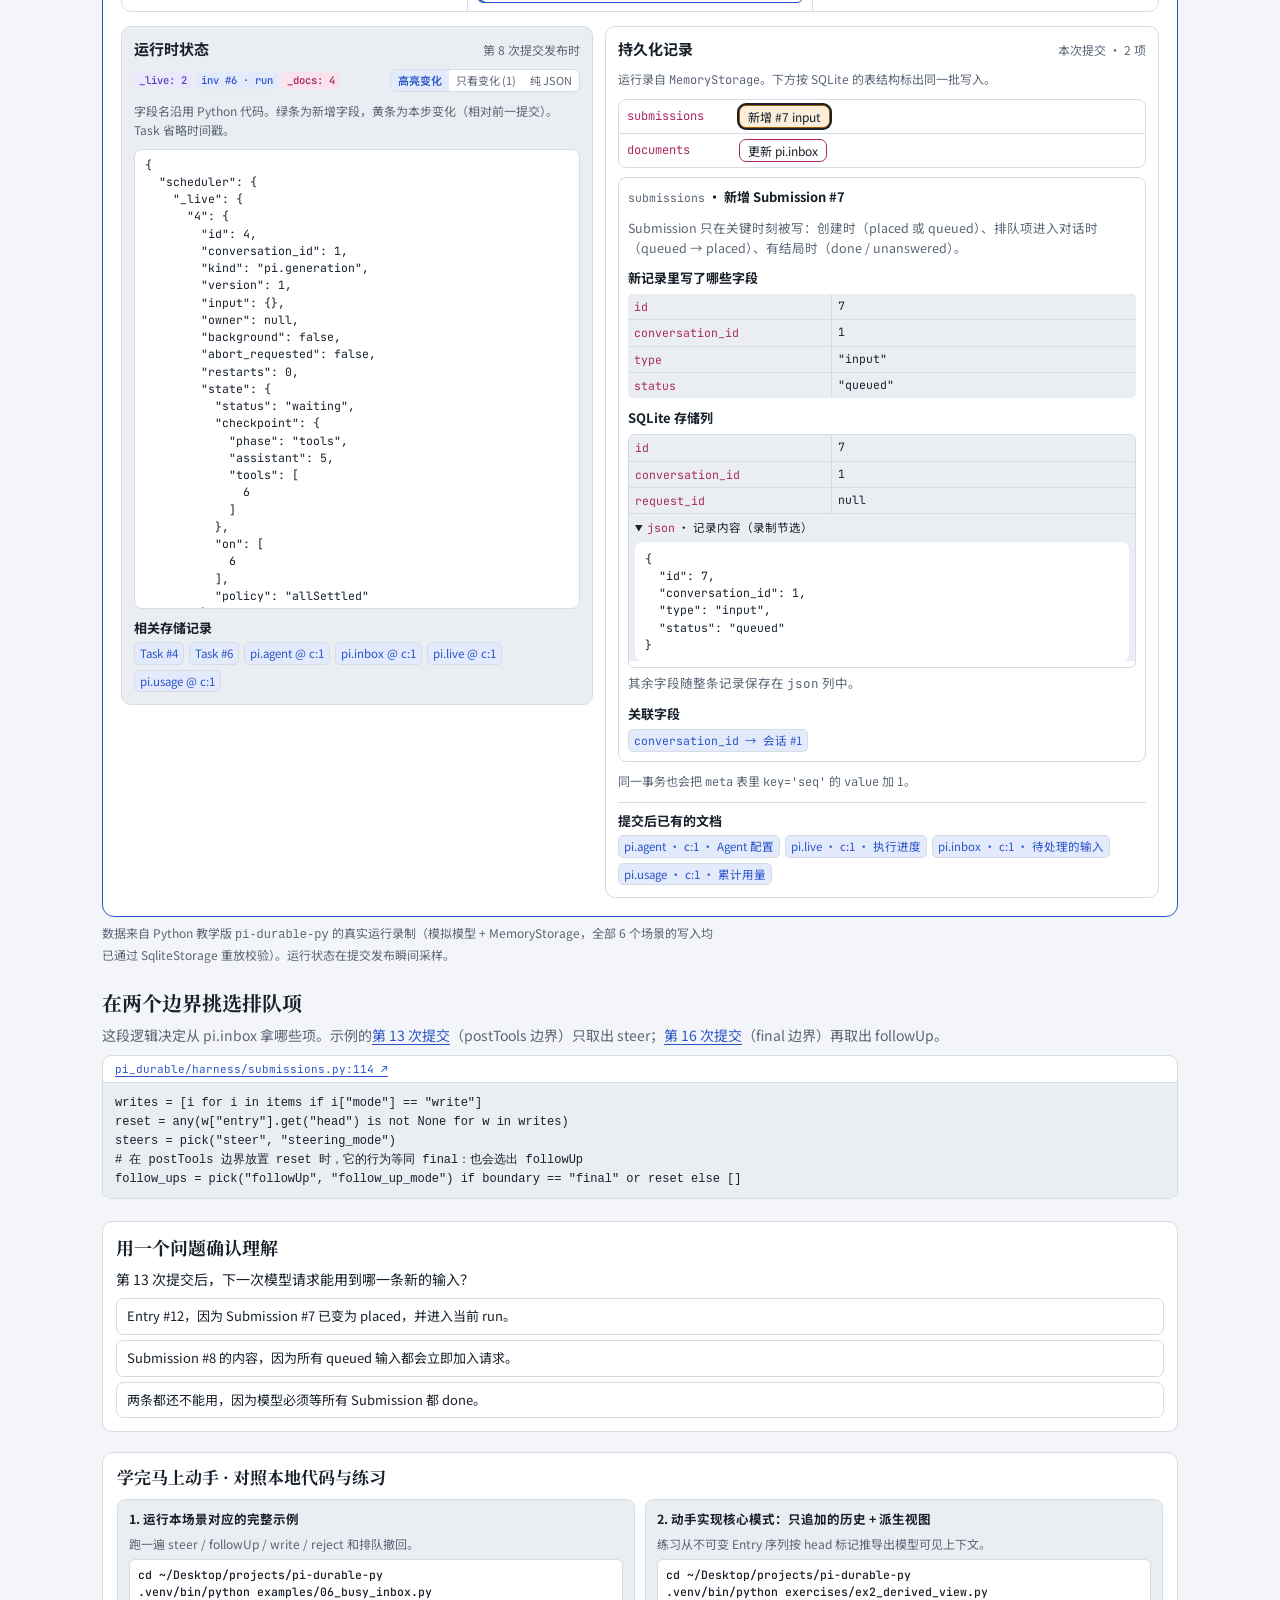
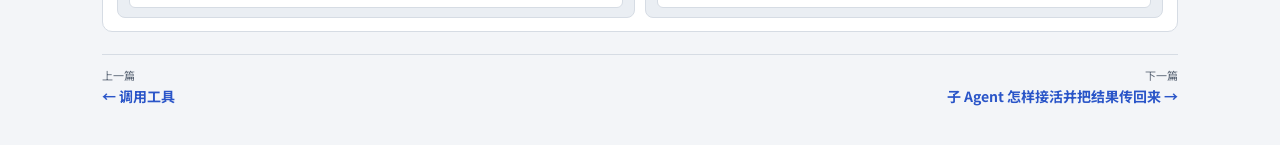
<file: busy-inbox/index.html>
<!doctype html>
<html lang="zh-CN">
<head>
  <meta charset="utf-8">
  <meta name="viewport" content="width=device-width, initial-scale=1">
  <meta name="description" content="同一个会话正在跑工具时，steer 可以加入当前一轮，followUp 会等当前一轮回答完，纯展示 write 则立刻落盘。沿着提交看清队列和两个 turn 边界。">
  <title>忙时追问怎样进入对话 · pi-durable 学习笔记</title>
  <link rel="preconnect" href="https://fonts.googleapis.com">
  <link rel="preconnect" href="https://fonts.gstatic.com" crossorigin>
  <link rel="stylesheet" href="https://fonts.googleapis.com/css2?family=JetBrains+Mono:wght@400;500&family=Noto+Sans+SC:wght@400;500;700&family=Noto+Serif+SC:wght@600;700&display=swap">
  <link rel="stylesheet" href="../lesson.css?v=20261123">
  <script defer src="../lesson.js?v=20261123"></script>
</head>
<body data-scenario="inbox">
  <main class="app lesson">
    <div class="lesson-masthead">
      <a class="journey-title" href="../"><code>pi-durable</code> 学习笔记</a>
      <nav class="lesson-nav" aria-label="学习文章"><a href="../" data-scene="basic">一问一答<span class="nav-check" aria-hidden="true">✓</span></a><a href="../tool-call/" data-scene="tools">调用工具<span class="nav-check" aria-hidden="true">✓</span></a><a href="../busy-inbox/" data-scene="inbox" aria-current="page">忙时追问<span class="nav-check" aria-hidden="true">✓</span></a><a href="../subagent/" data-scene="subagent">子 Agent<span class="nav-check" aria-hidden="true">✓</span></a><a href="../crash-recovery/" data-scene="crash">崩溃恢复<span class="nav-check" aria-hidden="true">✓</span></a><a href="../abort-tree/" data-scene="abort">中止传播<span class="nav-check" aria-hidden="true">✓</span></a></nav>
    </div>
    <article>
      <header class="lesson-hero">
        <p class="lesson-count">场景 3 / 6</p>
        <h1>忙时追问怎样进入对话</h1>
        <p class="lesson-summary">同一个会话正在跑工具时，steer 可以加入当前一轮，followUp 会等当前一轮回答完，纯展示 write 则立刻落盘。沿着提交看清队列和两个 turn 边界。</p>
        <div class="lesson-jumps">
          <a href="#timeline">看时序图 ↓</a>
          <a href="#source">看关键代码 ↓</a>
          <a href="#practice">跑本地练习 ↓</a>
        </div>
      </header>
      <section class="core-models" aria-label="数据结构与状态机速查">
        <details>
          <summary>全局速查：五种记录、引用关系与 Task 状态机</summary>
          <p class="core-intro">同一个会话里，请求的处理结果、消息内容、执行进度和可变状态分别落在五种持久化记录中，靠 ID 与文档地址连成一张图。</p>
          <dl class="model-reference">
            <div><dt>Conversation</dt><dd>这段对话的归属范围。</dd><dd class="model-example">其他记录用 conversation_id 指向它；子会话用 owner 挂到父 Task。</dd></div>
            <div><dt>Submission</dt><dd>一次输入处理到哪了，回答在哪里。</dd><dd class="model-example">entry 指向输入，answer 指向回答；状态为 queued / placed / done / unanswered。</dd></div>
            <div><dt>Entry</dt><dd>已经写下的一条不可变消息。</dd><dd class="model-example">用户问题、模型回复、工具结果；永不修改，按序追加。</dd></div>
            <div><dt>Task</dt><dd>一项持久化状态机的执行进度。</dd><dd class="model-example">state 保存状态与 checkpoint；结束后保存 outcome；restarts 与 abort_requested 支撑恢复和中止。</dd></div>
            <div><dt>Document</dt><dd>会话的配置和可变状态。</dd><dd class="model-example">kind 指明用途，key（如 c:1）指明作用域。</dd></div>
          </dl>
          <p class="doc-roles"><code>pi.agent</code> 保存模型与工具配置 · <code>pi.live</code> 保存当前 run、流式进度和工具槽位 · <code>pi.inbox</code> 保存忙时排队输入 · <code>pi.usage</code> 累计用量。</p>
          <p class="runtime-orientation">页面左侧的 <code>_live</code> 是 Scheduler 在内存里的未结束任务索引，<code>_docs</code> 是 Document 缓存，它们都由存储记录重建；<code>Invocation</code> 保存正在执行的异步调用及其模式（<code>run</code> / <code>abort</code>）。</p>
          <div class="mental-maps">
            <div class="map-tabs" role="tablist" aria-label="架构速查图">
              <button type="button" data-act="map-tab" data-map="data-model" aria-pressed="true">图 1 · 五种记录与文档如何互相引用</button>
              <button type="button" data-act="map-tab" data-map="task-state" aria-pressed="false">图 2 · Task 持久化状态机与崩溃/中止路径</button>
            </div>
            <div class="map-panel" data-map-panel="data-model"><svg class="mental-svg" viewBox="0 0 920 286" role="img" aria-label="pi-durable 五种记录与四份文档的引用关系图" xmlns="http://www.w3.org/2000/svg">
  <defs>
    <marker id="mm-arr-accent" viewBox="0 0 10 10" refX="8.5" refY="5" markerWidth="6.5" markerHeight="6.5" orient="auto-start-reverse">
      <path d="M 1 1.5 L 9 5 L 1 8.5 z" fill="var(--accent)"/>
    </marker>
    <marker id="mm-arr-task" viewBox="0 0 10 10" refX="8.5" refY="5" markerWidth="6.5" markerHeight="6.5" orient="auto-start-reverse">
      <path d="M 1 1.5 L 9 5 L 1 8.5 z" fill="var(--task)"/>
    </marker>
    <marker id="mm-arr-doc" viewBox="0 0 10 10" refX="8.5" refY="5" markerWidth="6.5" markerHeight="6.5" orient="auto-start-reverse">
      <path d="M 1 1.5 L 9 5 L 1 8.5 z" fill="var(--doc)"/>
    </marker>
    <marker id="mm-arr-muted" viewBox="0 0 10 10" refX="8.5" refY="5" markerWidth="6.5" markerHeight="6.5" orient="auto-start-reverse">
      <path d="M 1 1.5 L 9 5 L 1 8.5 z" fill="var(--muted)"/>
    </marker>
  </defs>

  <!-- Conversation -->
  <g transform="translate(16, 18)">
    <rect width="176" height="82" rx="10" fill="var(--conv-soft)" stroke="var(--conv)" stroke-width="1.5"/>
    <text x="14" y="25" class="svg-title" fill="var(--conv)">Conversation #1</text>
    <text x="14" y="45" class="svg-sub">会话作用域（只写一次）</text>
    <text x="14" y="65" class="svg-mono">owner? → {task_id}</text>
  </g>

  <!-- Submission -->
  <g transform="translate(316, 18)">
    <rect width="224" height="86" rx="10" fill="var(--sub-soft)" stroke="var(--sub)" stroke-width="1.5"/>
    <text x="14" y="25" class="svg-title" fill="var(--sub)">Submission #2</text>
    <text x="14" y="44" class="svg-sub">请求回执 · queued / placed / done</text>
    <text x="14" y="62" class="svg-mono">entry → #3 · answer → #5</text>
    <text x="14" y="77" class="svg-mono">request_id（幂等去重）</text>
  </g>

  <!-- Entry -->
  <g transform="translate(674, 18)">
    <rect width="230" height="86" rx="10" fill="var(--entry-soft)" stroke="var(--entry)" stroke-width="1.5"/>
    <text x="14" y="25" class="svg-title" fill="var(--entry)">Entry #3 / #5 / #7</text>
    <text x="14" y="44" class="svg-sub">不可变消息历史（只追加）</text>
    <text x="14" y="62" class="svg-mono">pi.user · pi.assistant</text>
    <text x="14" y="77" class="svg-mono">pi.tool-result · by_task_id</text>
  </g>

  <!-- Document -->
  <g transform="translate(16, 148)">
    <rect width="270" height="114" rx="10" fill="var(--doc-soft)" stroke="var(--doc)" stroke-width="1.5"/>
    <text x="14" y="24" class="svg-title" fill="var(--doc)">Document · key = c:1</text>
    <text x="14" y="45" class="svg-mono">pi.agent   模型与工具名配置</text>
    <text x="14" y="64" class="svg-mono">pi.live    run.task_id · inputs · tools</text>
    <text x="14" y="83" class="svg-mono">pi.inbox   忙时排队 items[]</text>
    <text x="14" y="102" class="svg-mono">pi.usage   模型与工具累计用量</text>
  </g>

  <!-- Task Parent (generation) -->
  <g transform="translate(390, 152)">
    <rect width="212" height="106" rx="10" fill="var(--task-soft)" stroke="var(--task)" stroke-width="1.5"/>
    <text x="14" y="24" class="svg-title" fill="var(--task)">Task #4 (generation)</text>
    <text x="14" y="43" class="svg-sub">持久化状态机（每步存盘）</text>
    <text x="14" y="62" class="svg-mono">state.checkpoint / outcome</text>
    <text x="14" y="79" class="svg-mono">state.on: [6]（等待子任务）</text>
    <text x="14" y="96" class="svg-mono">abort_requested · restarts</text>
  </g>

  <!-- Task Child (tool) -->
  <g transform="translate(700, 152)">
    <rect width="204" height="106" rx="10" fill="var(--task-soft)" stroke="var(--task)" stroke-width="1.5"/>
    <text x="14" y="24" class="svg-title" fill="var(--task)">Task #6 (pi.tool)</text>
    <text x="14" y="43" class="svg-sub">工具子任务（意图三明治）</text>
    <text x="14" y="62" class="svg-mono">owner: 4（指向父任务）</text>
    <text x="14" y="79" class="svg-mono">phase: call → execute</text>
    <text x="14" y="96" class="svg-mono">replay: safe | unsafe</text>
  </g>

  <!-- Relation Arrows -->
  <!-- Document c:1 -> Conversation -->
  <path d="M 104 148 L 104 104" fill="none" stroke="var(--doc)" stroke-width="1.5" marker-end="url(#mm-arr-doc)"/>
  <rect x="112" y="116" width="66" height="18" rx="4" fill="var(--panel)"/>
  <text x="117" y="129" class="svg-edge" fill="var(--doc)">地址 c:1</text>

  <!-- Submission -> Conversation -->
  <path d="M 316 58 L 196 58" fill="none" stroke="var(--muted)" stroke-width="1.4" stroke-dasharray="4 3" marker-end="url(#mm-arr-muted)"/>
  <rect x="206" y="34" width="100" height="18" rx="4" fill="var(--panel)"/>
  <text x="256" y="47" text-anchor="middle" class="svg-edge">conversation_id</text>

  <!-- Submission -> Entry -->
  <path d="M 540 58 L 670 58" fill="none" stroke="var(--accent)" stroke-width="1.6" marker-end="url(#mm-arr-accent)"/>
  <rect x="556" y="34" width="98" height="18" rx="4" fill="var(--panel)"/>
  <text x="605" y="47" text-anchor="middle" class="svg-edge" fill="var(--accent)">entry / answer</text>

  <!-- Entry -> Task -->
  <path d="M 730 104 L 730 126 L 548 126 L 548 148" fill="none" stroke="var(--muted)" stroke-width="1.4" stroke-dasharray="4 3" marker-end="url(#mm-arr-muted)"/>
  <rect x="604" y="116" width="76" height="18" rx="4" fill="var(--panel)"/>
  <text x="642" y="129" text-anchor="middle" class="svg-edge">by_task_id</text>

  <!-- Document pi.live / pi.inbox -> Submission -->
  <path d="M 286 168 L 352 168 L 352 108" fill="none" stroke="var(--doc)" stroke-width="1.4" stroke-dasharray="4 3" marker-end="url(#mm-arr-doc)"/>
  <rect x="304" y="122" width="96" height="18" rx="4" fill="var(--panel)"/>
  <text x="352" y="135" text-anchor="middle" class="svg-edge" fill="var(--doc)">inputs / inbox</text>

  <!-- Document pi.live -> Task #4 -->
  <path d="M 286 210 L 386 210" fill="none" stroke="var(--doc)" stroke-width="1.6" marker-end="url(#mm-arr-doc)"/>
  <rect x="294" y="187" width="84" height="18" rx="4" fill="var(--panel)"/>
  <text x="336" y="200" text-anchor="middle" class="svg-edge" fill="var(--doc)">run.task_id</text>

  <!-- Task #4 waiting on -> Task #6 -->
  <path d="M 602 186 L 696 186" fill="none" stroke="var(--task)" stroke-width="1.6" marker-end="url(#mm-arr-task)"/>
  <rect x="615" y="164" width="68" height="18" rx="4" fill="var(--panel)"/>
  <text x="649" y="177" text-anchor="middle" class="svg-edge" fill="var(--task)">state.on</text>

  <!-- Task #6 owner -> Task #4 -->
  <path d="M 700 226 L 606 226" fill="none" stroke="var(--task)" stroke-width="1.6" stroke-dasharray="4 3" marker-end="url(#mm-arr-task)"/>
  <rect x="625" y="232" width="48" height="18" rx="4" fill="var(--panel)"/>
  <text x="649" y="245" text-anchor="middle" class="svg-edge" fill="var(--task)">owner</text>

  <!-- Subagent bridge note -->
  <text x="460" y="278" text-anchor="middle" class="svg-footnote">跨会话桥接：子会话 Conversation #7.owner.task_id → 工具 Task #6（级联中止与收尾据此穿过会话边界）</text>
</svg></div>
            <div class="map-panel" data-map-panel="task-state" hidden><svg class="mental-svg" viewBox="0 0 920 224" role="img" aria-label="pi-durable Task 持久化状态机与崩溃恢复路径图" xmlns="http://www.w3.org/2000/svg">
  <defs>
    <marker id="sm-arr-accent" viewBox="0 0 10 10" refX="8.5" refY="5" markerWidth="6.5" markerHeight="6.5" orient="auto-start-reverse">
      <path d="M 1 1.5 L 9 5 L 1 8.5 z" fill="var(--accent)"/>
    </marker>
    <marker id="sm-arr-task" viewBox="0 0 10 10" refX="8.5" refY="5" markerWidth="6.5" markerHeight="6.5" orient="auto-start-reverse">
      <path d="M 1 1.5 L 9 5 L 1 8.5 z" fill="var(--task)"/>
    </marker>
    <marker id="sm-arr-bad" viewBox="0 0 10 10" refX="8.5" refY="5" markerWidth="6.5" markerHeight="6.5" orient="auto-start-reverse">
      <path d="M 1 1.5 L 9 5 L 1 8.5 z" fill="var(--bad)"/>
    </marker>
    <marker id="sm-arr-ok" viewBox="0 0 10 10" refX="8.5" refY="5" markerWidth="6.5" markerHeight="6.5" orient="auto-start-reverse">
      <path d="M 1 1.5 L 9 5 L 1 8.5 z" fill="var(--ok)"/>
    </marker>
  </defs>

  <!-- pending -->
  <g transform="translate(20, 82)">
    <rect width="128" height="60" rx="10" fill="var(--panel-2)" stroke="var(--conv)" stroke-width="1.5"/>
    <text x="64" y="26" text-anchor="middle" class="svg-title" fill="var(--fg)">pending</text>
    <text x="64" y="46" text-anchor="middle" class="svg-sub">等待调度预留</text>
  </g>

  <!-- running -->
  <g transform="translate(248, 82)">
    <rect width="156" height="60" rx="10" fill="var(--task-soft)" stroke="var(--task)" stroke-width="1.8"/>
    <text x="78" y="26" text-anchor="middle" class="svg-title" fill="var(--task)">running</text>
    <text x="78" y="46" text-anchor="middle" class="svg-sub">推进 phase / checkpoint</text>
  </g>

  <!-- waiting / sleeping -->
  <g transform="translate(504, 14)">
    <rect width="184" height="56" rx="10" fill="var(--sub-soft)" stroke="var(--sub)" stroke-width="1.5"/>
    <text x="92" y="24" text-anchor="middle" class="svg-title" fill="var(--sub)">waiting / sleeping</text>
    <text x="92" y="43" text-anchor="middle" class="svg-sub">等子任务或到点（不占调用）</text>
  </g>

  <!-- completing -->
  <g transform="translate(504, 142)">
    <rect width="184" height="56" rx="10" fill="var(--panel-2)" stroke="var(--muted)" stroke-width="1.5"/>
    <text x="92" y="24" text-anchor="middle" class="svg-title" fill="var(--fg)">completing</text>
    <text x="92" y="43" text-anchor="middle" class="svg-sub">结局已定，等子工作排空</text>
  </g>

  <!-- terminal -->
  <g transform="translate(756, 82)">
    <rect width="146" height="60" rx="10" fill="var(--ok-soft)" stroke="var(--ok)" stroke-width="1.6"/>
    <text x="73" y="26" text-anchor="middle" class="svg-title" fill="var(--ok)">terminal</text>
    <text x="73" y="46" text-anchor="middle" class="svg-sub">保存 outcome · 退场</text>
  </g>

  <!-- pending -> running -->
  <path d="M 148 106 L 244 106" fill="none" stroke="var(--task)" stroke-width="1.6" marker-end="url(#sm-arr-task)"/>
  <rect x="160" y="84" width="74" height="18" rx="4" fill="var(--panel)"/>
  <text x="197" y="97" text-anchor="middle" class="svg-edge" fill="var(--task)">_reserve()</text>

  <!-- running self-loop (next phase) -->
  <path d="M 294 82 C 294 42, 358 42, 358 78" fill="none" stroke="var(--accent)" stroke-width="1.5" marker-end="url(#sm-arr-accent)"/>
  <rect x="242" y="18" width="168" height="18" rx="4" fill="var(--panel)"/>
  <text x="326" y="31" text-anchor="middle" class="svg-edge" fill="var(--accent)">新 checkpoint（restarts=0）</text>

  <!-- Crash recovery: running -> pending -->
  <path d="M 248 128 C 206 168, 160 168, 114 146" fill="none" stroke="var(--bad)" stroke-width="1.6" stroke-dasharray="5 3" marker-end="url(#sm-arr-bad)"/>
  <rect x="108" y="168" width="174" height="18" rx="4" fill="var(--panel)"/>
  <text x="195" y="181" text-anchor="middle" class="svg-edge" fill="var(--bad)">崩溃后 open()：restarts + 1</text>

  <!-- running -> waiting/sleeping -->
  <path d="M 404 90 L 500 38" fill="none" stroke="var(--task)" stroke-width="1.5" marker-end="url(#sm-arr-task)"/>
  <rect x="406" y="42" width="76" height="18" rx="4" fill="var(--panel)"/>
  <text x="444" y="55" text-anchor="middle" class="svg-edge" fill="var(--task)">等待 / 睡眠</text>

  <!-- waiting/sleeping -> running (re-reserve) -->
  <path d="M 504 58 L 408 102" fill="none" stroke="var(--accent)" stroke-width="1.4" stroke-dasharray="4 3" marker-end="url(#sm-arr-accent)"/>
  <rect x="424" y="72" width="84" height="18" rx="4" fill="var(--panel)"/>
  <text x="466" y="85" text-anchor="middle" class="svg-edge" fill="var(--accent)">满足后再预留</text>

  <!-- running -> terminal directly -->
  <path d="M 404 114 L 752 114" fill="none" stroke="var(--ok)" stroke-width="1.6" marker-end="url(#sm-arr-ok)"/>
  <rect x="518" y="93" width="154" height="18" rx="4" fill="var(--panel)"/>
  <text x="595" y="106" text-anchor="middle" class="svg-edge" fill="var(--ok)">无活跃子工作 → 直接终结</text>

  <!-- running -> completing -> terminal -->
  <path d="M 404 130 L 500 166" fill="none" stroke="var(--muted)" stroke-width="1.4" marker-end="url(#sm-arr-accent)"/>
  <path d="M 688 168 L 752 132" fill="none" stroke="var(--ok)" stroke-width="1.5" marker-end="url(#sm-arr-ok)"/>
  <rect x="694" y="152" width="74" height="18" rx="4" fill="var(--panel)"/>
  <text x="731" y="165" text-anchor="middle" class="svg-edge" fill="var(--ok)">子工作排空</text>

  <!-- Abort note -->
  <text x="460" y="216" text-anchor="middle" class="svg-footnote">中止协议：abort_requested=true 由 _reconcile() 向下级联；子工作全终结后，按 mode=&quot;abort&quot; 自下而上收尾为 terminal(aborted)</text>
</svg></div>
          </div>
        </details>
      </section>
      <section class="lesson-story" aria-labelledby="story-heading">
        <h2 id="story-heading">发生了什么</h2>
        <ol><li><h3>工具执行时，两条输入先入队</h3><p>第 8、9 次提交时，build 工具仍在执行。两条输入分别建成 queued 的 Submission #7（steer）和 #8（followUp），内容先写进 pi.inbox，还没有用户 Entry。</p></li><li><h3>工具结束，steer 加入本轮</h3><p><a href="#timeline" data-act="article-step" data-q="13">第 13 次提交</a>在 postTools 边界取出 #7，写成用户 Entry #12，把 #7 改成 placed。新的 generation Task #13 接手当前 run，同时处理原始输入 #2 和追问 #7。</p></li><li><h3>本轮回答后，followUp 开启下一轮</h3><p><a href="#timeline" data-act="article-step" data-q="16">第 16 次提交</a>写入回答 Entry #14，把 #2 和 #7 都结算为 done；同一批写入也将 #8 变为 placed，创建用户 Entry #15 和下一轮的 Task #16。<a href="#timeline" data-act="article-step" data-q="19">第 19 次提交</a>才写入 #8 的回答。</p></li></ol>
      </section>
      <section class="lesson-timeline" id="timeline" aria-labelledby="timeline-heading">
        <div class="figure-head">
          <h2 id="timeline-heading">组件时序图</h2>
          <div class="seg" aria-label="时序图模式">
            <button type="button" data-act="mode" data-mode="learn" id="mode-learn">看时序图</button>
            <button type="button" data-act="mode" data-mode="quiz" id="mode-quiz">做练习</button>
          </div>
        </div>
        <p class="figure-guide">虚线是组件调用，实线是一批原子 DB 写入。点击任意提交，可同时对照「全局状态」「运行时内存变化」和「SQLite 表字段变化」。</p>
        <div id="reading-guide"></div>
        <div id="quiz"></div>
        <div class="flow-shell">
          <div id="sequence-scroll" class="sequence-scroll" role="region" aria-label="组件调用及 DB 写入时序" tabindex="0"><div class="sequence-inner" id="seq"></div></div>
          <div class="sequence-inspector" id="step-detail"></div>
        </div>
        <p class="source">数据来自 Python 教学版 <code>pi-durable-py</code> 的真实运行录制（模拟模型 + MemoryStorage，全部 6 个场景的写入均已通过 SqliteStorage 重放校验）。运行状态在提交发布瞬间采样。</p>
      </section>
      <section class="lesson-source" id="source" aria-labelledby="source-heading">
        <h2 id="source-heading">在两个边界挑选排队项</h2>
        <p>这段逻辑决定从 pi.inbox 拿哪些项。示例的<a href="#timeline" data-act="article-step" data-q="13">第 13 次提交</a>（postTools 边界）只取出 steer；<a href="#timeline" data-act="article-step" data-q="16">第 16 次提交</a>（final 边界）再取出 followUp。</p>
        <figure class="code-sample">
          <figcaption><a href="https://github.com/XingLiu0923/pi-durable-py/blob/7051583651d2053aea634a9970b3d3f05fd1b451/pi_durable/harness/submissions.py#L114-L118" target="_blank" rel="noopener">pi_durable/harness/submissions.py:114 ↗</a></figcaption>
          <pre><code>writes = [i for i in items if i[&quot;mode&quot;] == &quot;write&quot;]
reset = any(w[&quot;entry&quot;].get(&quot;head&quot;) is not None for w in writes)
steers = pick(&quot;steer&quot;, &quot;steering_mode&quot;)
# 在 postTools 边界放置 reset 时，它的行为等同 final：也会选出 followUp
follow_ups = pick(&quot;followUp&quot;, &quot;follow_up_mode&quot;) if boundary == &quot;final&quot; or reset else []</code></pre>
        </figure>
      </section>
      <section class="lesson-check" id="lesson-check" aria-label="检查理解"></section>
      <section class="lesson-practice" id="practice" aria-labelledby="practice-heading">
        <h2 id="practice-heading">学完马上动手 · 对照本地代码与练习</h2>
        <div class="practice-grid">
          <div class="practice-card">
            <strong>1. 运行本场景对应的完整示例</strong>
            <p>跑一遍 steer / followUp / write / reject 和排队撤回。</p>
            <div class="practice-cmd">cd ~/Desktop/projects/pi-durable-py
.venv/bin/python examples/06_busy_inbox.py</div>
          </div>
          <div class="practice-card">
            <strong>2. 动手实现核心模式：只追加的历史 + 派生视图</strong>
            <p>练习从不可变 Entry 序列按 head 标记推导出模型可见上下文。</p>
            <div class="practice-cmd">cd ~/Desktop/projects/pi-durable-py
.venv/bin/python exercises/ex2_derived_view.py</div>
          </div>
        </div>
      </section>
      <nav class="lesson-footer" aria-label="继续学习"><a class="prev-article" href="../tool-call/"><small>上一篇</small><strong>← 调用工具</strong></a><a class="next-article" data-next-article href="../subagent/"><small>下一篇</small><strong>子 Agent 怎样接活并把结果传回来 →</strong></a></nav>
    </article>
  </main>
</body>
</html>
</file>
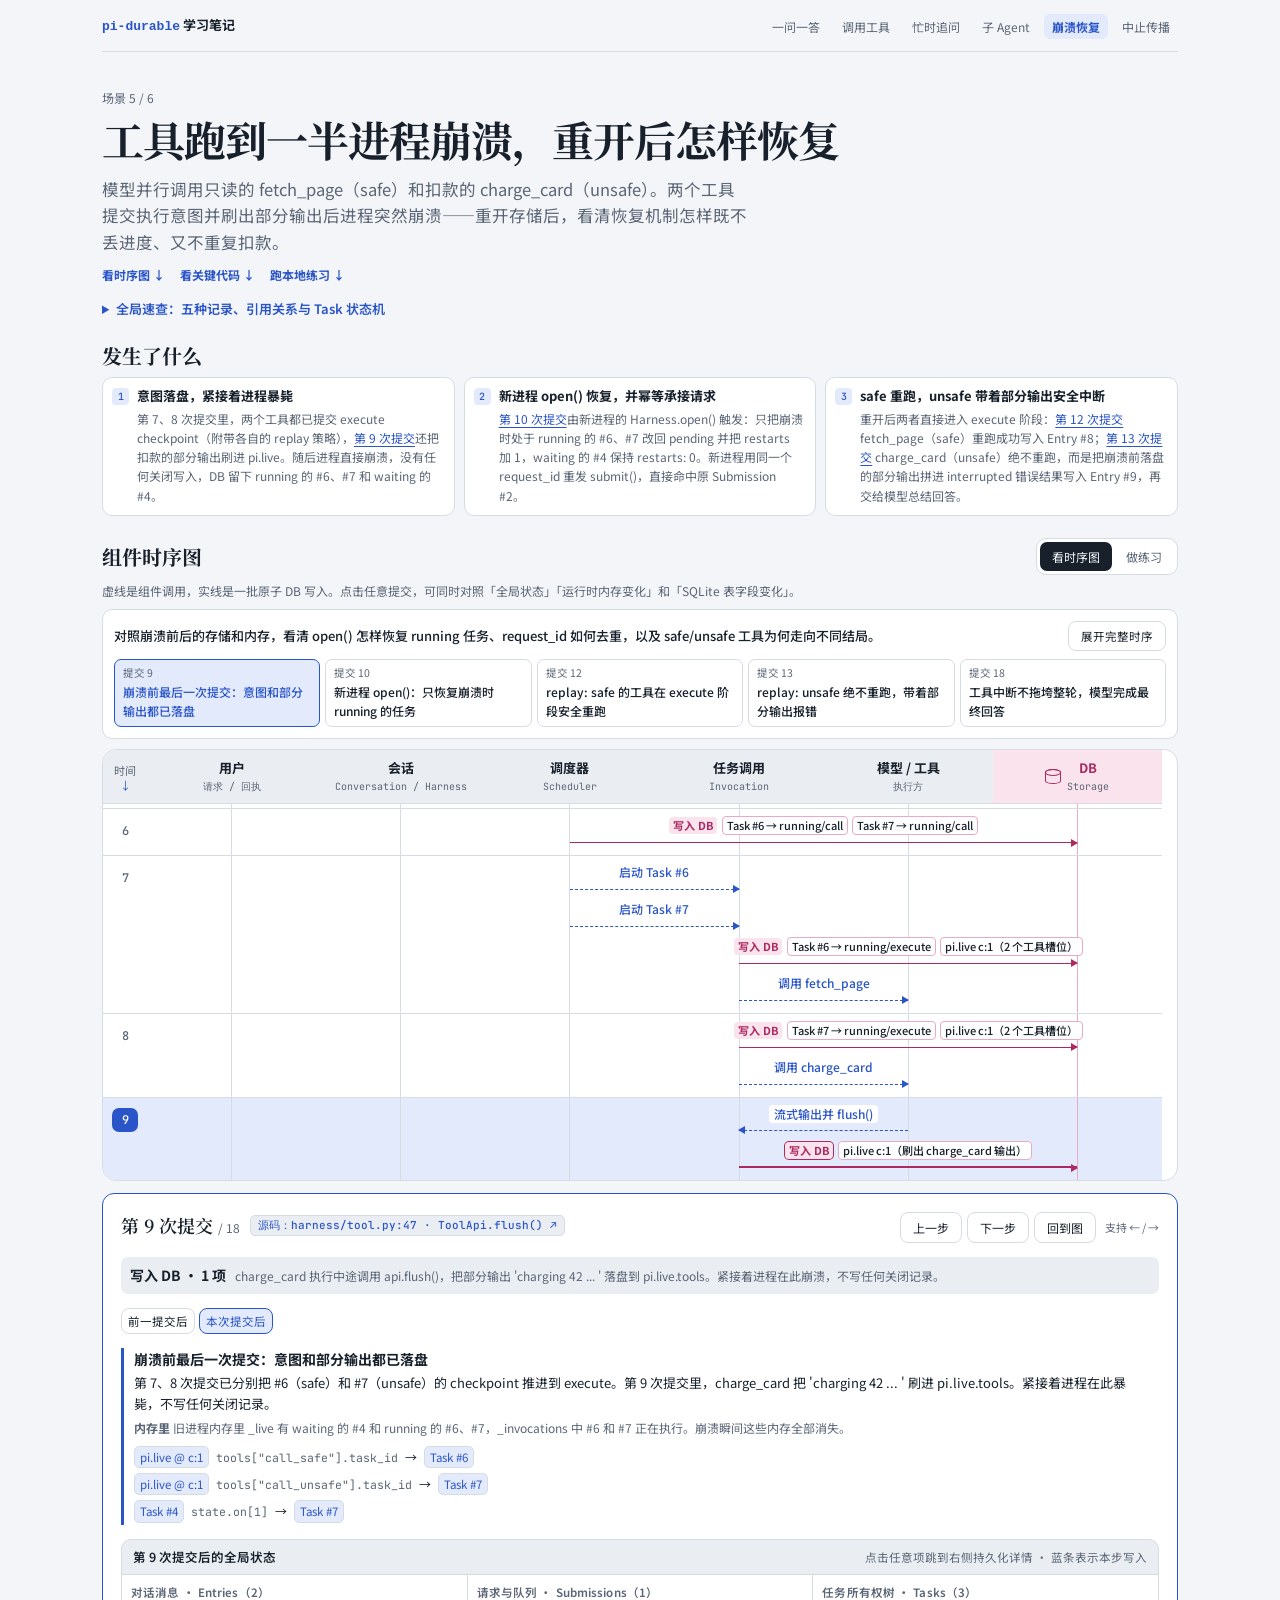
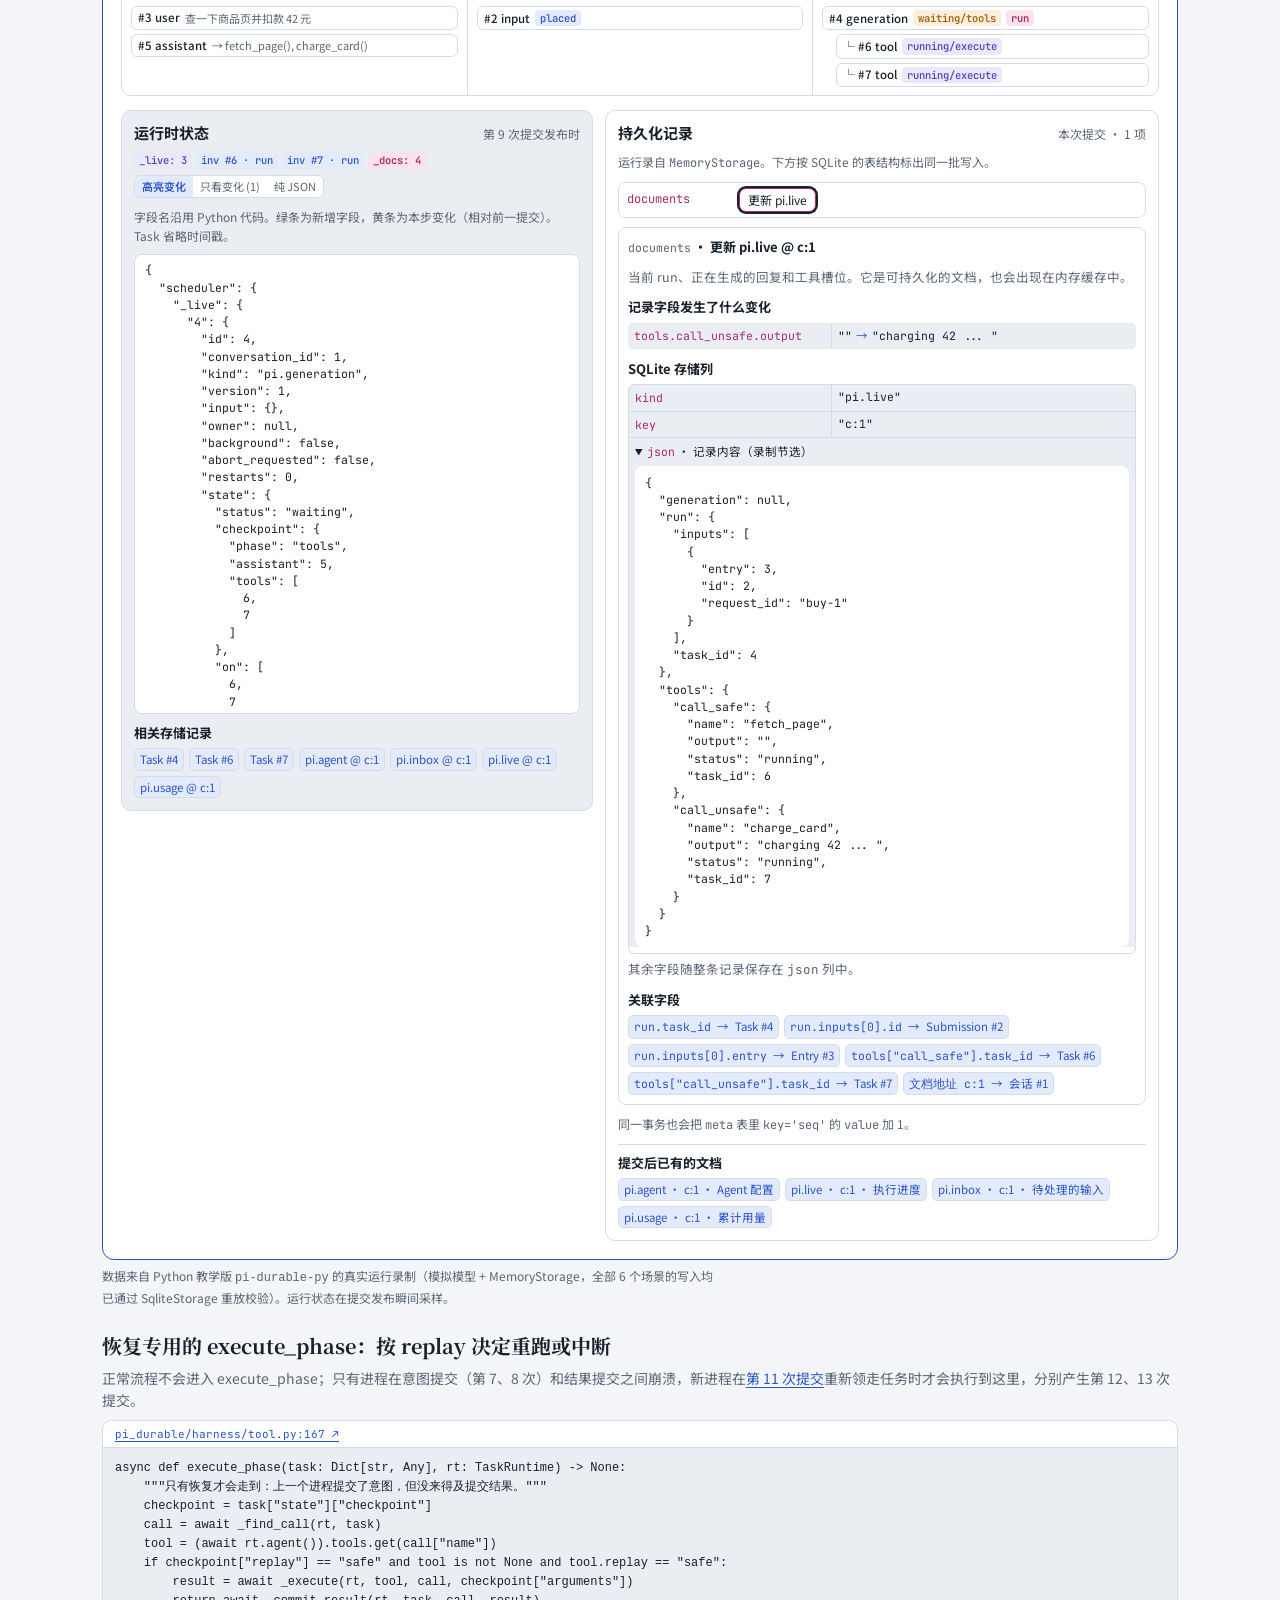
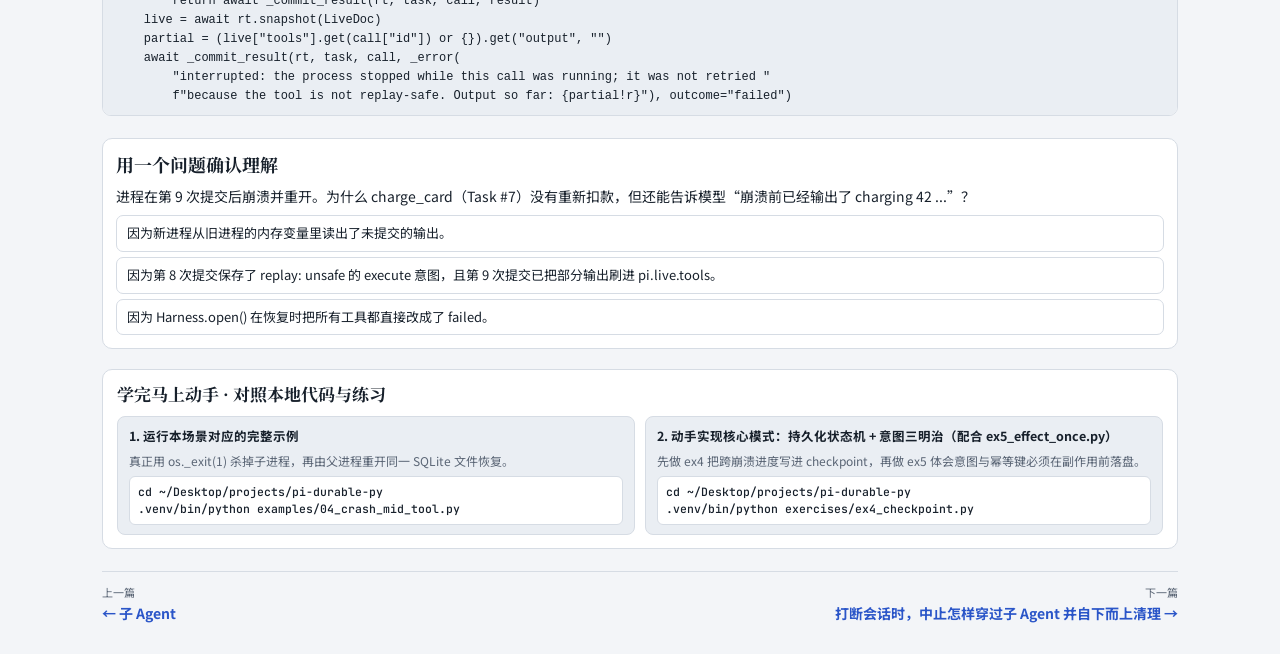
<file: crash-recovery/index.html>
<!doctype html>
<html lang="zh-CN">
<head>
  <meta charset="utf-8">
  <meta name="viewport" content="width=device-width, initial-scale=1">
  <meta name="description" content="模型并行调用只读的 fetch_page（safe）和扣款的 charge_card（unsafe）。两个工具提交执行意图并刷出部分输出后进程突然崩溃——重开存储后，看清恢复机制怎样既不丢进度、又不重复扣款。">
  <title>工具跑到一半进程崩溃，重开后怎样恢复 · pi-durable 学习笔记</title>
  <link rel="preconnect" href="https://fonts.googleapis.com">
  <link rel="preconnect" href="https://fonts.gstatic.com" crossorigin>
  <link rel="stylesheet" href="https://fonts.googleapis.com/css2?family=JetBrains+Mono:wght@400;500&family=Noto+Sans+SC:wght@400;500;700&family=Noto+Serif+SC:wght@600;700&display=swap">
  <link rel="stylesheet" href="../lesson.css?v=20261123">
  <script defer src="../lesson.js?v=20261123"></script>
</head>
<body data-scenario="crash">
  <main class="app lesson">
    <div class="lesson-masthead">
      <a class="journey-title" href="../"><code>pi-durable</code> 学习笔记</a>
      <nav class="lesson-nav" aria-label="学习文章"><a href="../" data-scene="basic">一问一答<span class="nav-check" aria-hidden="true">✓</span></a><a href="../tool-call/" data-scene="tools">调用工具<span class="nav-check" aria-hidden="true">✓</span></a><a href="../busy-inbox/" data-scene="inbox">忙时追问<span class="nav-check" aria-hidden="true">✓</span></a><a href="../subagent/" data-scene="subagent">子 Agent<span class="nav-check" aria-hidden="true">✓</span></a><a href="../crash-recovery/" data-scene="crash" aria-current="page">崩溃恢复<span class="nav-check" aria-hidden="true">✓</span></a><a href="../abort-tree/" data-scene="abort">中止传播<span class="nav-check" aria-hidden="true">✓</span></a></nav>
    </div>
    <article>
      <header class="lesson-hero">
        <p class="lesson-count">场景 5 / 6</p>
        <h1>工具跑到一半进程崩溃，重开后怎样恢复</h1>
        <p class="lesson-summary">模型并行调用只读的 fetch_page（safe）和扣款的 charge_card（unsafe）。两个工具提交执行意图并刷出部分输出后进程突然崩溃——重开存储后，看清恢复机制怎样既不丢进度、又不重复扣款。</p>
        <div class="lesson-jumps">
          <a href="#timeline">看时序图 ↓</a>
          <a href="#source">看关键代码 ↓</a>
          <a href="#practice">跑本地练习 ↓</a>
        </div>
      </header>
      <section class="core-models" aria-label="数据结构与状态机速查">
        <details>
          <summary>全局速查：五种记录、引用关系与 Task 状态机</summary>
          <p class="core-intro">同一个会话里，请求的处理结果、消息内容、执行进度和可变状态分别落在五种持久化记录中，靠 ID 与文档地址连成一张图。</p>
          <dl class="model-reference">
            <div><dt>Conversation</dt><dd>这段对话的归属范围。</dd><dd class="model-example">其他记录用 conversation_id 指向它；子会话用 owner 挂到父 Task。</dd></div>
            <div><dt>Submission</dt><dd>一次输入处理到哪了，回答在哪里。</dd><dd class="model-example">entry 指向输入，answer 指向回答；状态为 queued / placed / done / unanswered。</dd></div>
            <div><dt>Entry</dt><dd>已经写下的一条不可变消息。</dd><dd class="model-example">用户问题、模型回复、工具结果；永不修改，按序追加。</dd></div>
            <div><dt>Task</dt><dd>一项持久化状态机的执行进度。</dd><dd class="model-example">state 保存状态与 checkpoint；结束后保存 outcome；restarts 与 abort_requested 支撑恢复和中止。</dd></div>
            <div><dt>Document</dt><dd>会话的配置和可变状态。</dd><dd class="model-example">kind 指明用途，key（如 c:1）指明作用域。</dd></div>
          </dl>
          <p class="doc-roles"><code>pi.agent</code> 保存模型与工具配置 · <code>pi.live</code> 保存当前 run、流式进度和工具槽位 · <code>pi.inbox</code> 保存忙时排队输入 · <code>pi.usage</code> 累计用量。</p>
          <p class="runtime-orientation">页面左侧的 <code>_live</code> 是 Scheduler 在内存里的未结束任务索引，<code>_docs</code> 是 Document 缓存，它们都由存储记录重建；<code>Invocation</code> 保存正在执行的异步调用及其模式（<code>run</code> / <code>abort</code>）。</p>
          <div class="mental-maps">
            <div class="map-tabs" role="tablist" aria-label="架构速查图">
              <button type="button" data-act="map-tab" data-map="data-model" aria-pressed="true">图 1 · 五种记录与文档如何互相引用</button>
              <button type="button" data-act="map-tab" data-map="task-state" aria-pressed="false">图 2 · Task 持久化状态机与崩溃/中止路径</button>
            </div>
            <div class="map-panel" data-map-panel="data-model"><svg class="mental-svg" viewBox="0 0 920 286" role="img" aria-label="pi-durable 五种记录与四份文档的引用关系图" xmlns="http://www.w3.org/2000/svg">
  <defs>
    <marker id="mm-arr-accent" viewBox="0 0 10 10" refX="8.5" refY="5" markerWidth="6.5" markerHeight="6.5" orient="auto-start-reverse">
      <path d="M 1 1.5 L 9 5 L 1 8.5 z" fill="var(--accent)"/>
    </marker>
    <marker id="mm-arr-task" viewBox="0 0 10 10" refX="8.5" refY="5" markerWidth="6.5" markerHeight="6.5" orient="auto-start-reverse">
      <path d="M 1 1.5 L 9 5 L 1 8.5 z" fill="var(--task)"/>
    </marker>
    <marker id="mm-arr-doc" viewBox="0 0 10 10" refX="8.5" refY="5" markerWidth="6.5" markerHeight="6.5" orient="auto-start-reverse">
      <path d="M 1 1.5 L 9 5 L 1 8.5 z" fill="var(--doc)"/>
    </marker>
    <marker id="mm-arr-muted" viewBox="0 0 10 10" refX="8.5" refY="5" markerWidth="6.5" markerHeight="6.5" orient="auto-start-reverse">
      <path d="M 1 1.5 L 9 5 L 1 8.5 z" fill="var(--muted)"/>
    </marker>
  </defs>

  <!-- Conversation -->
  <g transform="translate(16, 18)">
    <rect width="176" height="82" rx="10" fill="var(--conv-soft)" stroke="var(--conv)" stroke-width="1.5"/>
    <text x="14" y="25" class="svg-title" fill="var(--conv)">Conversation #1</text>
    <text x="14" y="45" class="svg-sub">会话作用域（只写一次）</text>
    <text x="14" y="65" class="svg-mono">owner? → {task_id}</text>
  </g>

  <!-- Submission -->
  <g transform="translate(316, 18)">
    <rect width="224" height="86" rx="10" fill="var(--sub-soft)" stroke="var(--sub)" stroke-width="1.5"/>
    <text x="14" y="25" class="svg-title" fill="var(--sub)">Submission #2</text>
    <text x="14" y="44" class="svg-sub">请求回执 · queued / placed / done</text>
    <text x="14" y="62" class="svg-mono">entry → #3 · answer → #5</text>
    <text x="14" y="77" class="svg-mono">request_id（幂等去重）</text>
  </g>

  <!-- Entry -->
  <g transform="translate(674, 18)">
    <rect width="230" height="86" rx="10" fill="var(--entry-soft)" stroke="var(--entry)" stroke-width="1.5"/>
    <text x="14" y="25" class="svg-title" fill="var(--entry)">Entry #3 / #5 / #7</text>
    <text x="14" y="44" class="svg-sub">不可变消息历史（只追加）</text>
    <text x="14" y="62" class="svg-mono">pi.user · pi.assistant</text>
    <text x="14" y="77" class="svg-mono">pi.tool-result · by_task_id</text>
  </g>

  <!-- Document -->
  <g transform="translate(16, 148)">
    <rect width="270" height="114" rx="10" fill="var(--doc-soft)" stroke="var(--doc)" stroke-width="1.5"/>
    <text x="14" y="24" class="svg-title" fill="var(--doc)">Document · key = c:1</text>
    <text x="14" y="45" class="svg-mono">pi.agent   模型与工具名配置</text>
    <text x="14" y="64" class="svg-mono">pi.live    run.task_id · inputs · tools</text>
    <text x="14" y="83" class="svg-mono">pi.inbox   忙时排队 items[]</text>
    <text x="14" y="102" class="svg-mono">pi.usage   模型与工具累计用量</text>
  </g>

  <!-- Task Parent (generation) -->
  <g transform="translate(390, 152)">
    <rect width="212" height="106" rx="10" fill="var(--task-soft)" stroke="var(--task)" stroke-width="1.5"/>
    <text x="14" y="24" class="svg-title" fill="var(--task)">Task #4 (generation)</text>
    <text x="14" y="43" class="svg-sub">持久化状态机（每步存盘）</text>
    <text x="14" y="62" class="svg-mono">state.checkpoint / outcome</text>
    <text x="14" y="79" class="svg-mono">state.on: [6]（等待子任务）</text>
    <text x="14" y="96" class="svg-mono">abort_requested · restarts</text>
  </g>

  <!-- Task Child (tool) -->
  <g transform="translate(700, 152)">
    <rect width="204" height="106" rx="10" fill="var(--task-soft)" stroke="var(--task)" stroke-width="1.5"/>
    <text x="14" y="24" class="svg-title" fill="var(--task)">Task #6 (pi.tool)</text>
    <text x="14" y="43" class="svg-sub">工具子任务（意图三明治）</text>
    <text x="14" y="62" class="svg-mono">owner: 4（指向父任务）</text>
    <text x="14" y="79" class="svg-mono">phase: call → execute</text>
    <text x="14" y="96" class="svg-mono">replay: safe | unsafe</text>
  </g>

  <!-- Relation Arrows -->
  <!-- Document c:1 -> Conversation -->
  <path d="M 104 148 L 104 104" fill="none" stroke="var(--doc)" stroke-width="1.5" marker-end="url(#mm-arr-doc)"/>
  <rect x="112" y="116" width="66" height="18" rx="4" fill="var(--panel)"/>
  <text x="117" y="129" class="svg-edge" fill="var(--doc)">地址 c:1</text>

  <!-- Submission -> Conversation -->
  <path d="M 316 58 L 196 58" fill="none" stroke="var(--muted)" stroke-width="1.4" stroke-dasharray="4 3" marker-end="url(#mm-arr-muted)"/>
  <rect x="206" y="34" width="100" height="18" rx="4" fill="var(--panel)"/>
  <text x="256" y="47" text-anchor="middle" class="svg-edge">conversation_id</text>

  <!-- Submission -> Entry -->
  <path d="M 540 58 L 670 58" fill="none" stroke="var(--accent)" stroke-width="1.6" marker-end="url(#mm-arr-accent)"/>
  <rect x="556" y="34" width="98" height="18" rx="4" fill="var(--panel)"/>
  <text x="605" y="47" text-anchor="middle" class="svg-edge" fill="var(--accent)">entry / answer</text>

  <!-- Entry -> Task -->
  <path d="M 730 104 L 730 126 L 548 126 L 548 148" fill="none" stroke="var(--muted)" stroke-width="1.4" stroke-dasharray="4 3" marker-end="url(#mm-arr-muted)"/>
  <rect x="604" y="116" width="76" height="18" rx="4" fill="var(--panel)"/>
  <text x="642" y="129" text-anchor="middle" class="svg-edge">by_task_id</text>

  <!-- Document pi.live / pi.inbox -> Submission -->
  <path d="M 286 168 L 352 168 L 352 108" fill="none" stroke="var(--doc)" stroke-width="1.4" stroke-dasharray="4 3" marker-end="url(#mm-arr-doc)"/>
  <rect x="304" y="122" width="96" height="18" rx="4" fill="var(--panel)"/>
  <text x="352" y="135" text-anchor="middle" class="svg-edge" fill="var(--doc)">inputs / inbox</text>

  <!-- Document pi.live -> Task #4 -->
  <path d="M 286 210 L 386 210" fill="none" stroke="var(--doc)" stroke-width="1.6" marker-end="url(#mm-arr-doc)"/>
  <rect x="294" y="187" width="84" height="18" rx="4" fill="var(--panel)"/>
  <text x="336" y="200" text-anchor="middle" class="svg-edge" fill="var(--doc)">run.task_id</text>

  <!-- Task #4 waiting on -> Task #6 -->
  <path d="M 602 186 L 696 186" fill="none" stroke="var(--task)" stroke-width="1.6" marker-end="url(#mm-arr-task)"/>
  <rect x="615" y="164" width="68" height="18" rx="4" fill="var(--panel)"/>
  <text x="649" y="177" text-anchor="middle" class="svg-edge" fill="var(--task)">state.on</text>

  <!-- Task #6 owner -> Task #4 -->
  <path d="M 700 226 L 606 226" fill="none" stroke="var(--task)" stroke-width="1.6" stroke-dasharray="4 3" marker-end="url(#mm-arr-task)"/>
  <rect x="625" y="232" width="48" height="18" rx="4" fill="var(--panel)"/>
  <text x="649" y="245" text-anchor="middle" class="svg-edge" fill="var(--task)">owner</text>

  <!-- Subagent bridge note -->
  <text x="460" y="278" text-anchor="middle" class="svg-footnote">跨会话桥接：子会话 Conversation #7.owner.task_id → 工具 Task #6（级联中止与收尾据此穿过会话边界）</text>
</svg></div>
            <div class="map-panel" data-map-panel="task-state" hidden><svg class="mental-svg" viewBox="0 0 920 224" role="img" aria-label="pi-durable Task 持久化状态机与崩溃恢复路径图" xmlns="http://www.w3.org/2000/svg">
  <defs>
    <marker id="sm-arr-accent" viewBox="0 0 10 10" refX="8.5" refY="5" markerWidth="6.5" markerHeight="6.5" orient="auto-start-reverse">
      <path d="M 1 1.5 L 9 5 L 1 8.5 z" fill="var(--accent)"/>
    </marker>
    <marker id="sm-arr-task" viewBox="0 0 10 10" refX="8.5" refY="5" markerWidth="6.5" markerHeight="6.5" orient="auto-start-reverse">
      <path d="M 1 1.5 L 9 5 L 1 8.5 z" fill="var(--task)"/>
    </marker>
    <marker id="sm-arr-bad" viewBox="0 0 10 10" refX="8.5" refY="5" markerWidth="6.5" markerHeight="6.5" orient="auto-start-reverse">
      <path d="M 1 1.5 L 9 5 L 1 8.5 z" fill="var(--bad)"/>
    </marker>
    <marker id="sm-arr-ok" viewBox="0 0 10 10" refX="8.5" refY="5" markerWidth="6.5" markerHeight="6.5" orient="auto-start-reverse">
      <path d="M 1 1.5 L 9 5 L 1 8.5 z" fill="var(--ok)"/>
    </marker>
  </defs>

  <!-- pending -->
  <g transform="translate(20, 82)">
    <rect width="128" height="60" rx="10" fill="var(--panel-2)" stroke="var(--conv)" stroke-width="1.5"/>
    <text x="64" y="26" text-anchor="middle" class="svg-title" fill="var(--fg)">pending</text>
    <text x="64" y="46" text-anchor="middle" class="svg-sub">等待调度预留</text>
  </g>

  <!-- running -->
  <g transform="translate(248, 82)">
    <rect width="156" height="60" rx="10" fill="var(--task-soft)" stroke="var(--task)" stroke-width="1.8"/>
    <text x="78" y="26" text-anchor="middle" class="svg-title" fill="var(--task)">running</text>
    <text x="78" y="46" text-anchor="middle" class="svg-sub">推进 phase / checkpoint</text>
  </g>

  <!-- waiting / sleeping -->
  <g transform="translate(504, 14)">
    <rect width="184" height="56" rx="10" fill="var(--sub-soft)" stroke="var(--sub)" stroke-width="1.5"/>
    <text x="92" y="24" text-anchor="middle" class="svg-title" fill="var(--sub)">waiting / sleeping</text>
    <text x="92" y="43" text-anchor="middle" class="svg-sub">等子任务或到点（不占调用）</text>
  </g>

  <!-- completing -->
  <g transform="translate(504, 142)">
    <rect width="184" height="56" rx="10" fill="var(--panel-2)" stroke="var(--muted)" stroke-width="1.5"/>
    <text x="92" y="24" text-anchor="middle" class="svg-title" fill="var(--fg)">completing</text>
    <text x="92" y="43" text-anchor="middle" class="svg-sub">结局已定，等子工作排空</text>
  </g>

  <!-- terminal -->
  <g transform="translate(756, 82)">
    <rect width="146" height="60" rx="10" fill="var(--ok-soft)" stroke="var(--ok)" stroke-width="1.6"/>
    <text x="73" y="26" text-anchor="middle" class="svg-title" fill="var(--ok)">terminal</text>
    <text x="73" y="46" text-anchor="middle" class="svg-sub">保存 outcome · 退场</text>
  </g>

  <!-- pending -> running -->
  <path d="M 148 106 L 244 106" fill="none" stroke="var(--task)" stroke-width="1.6" marker-end="url(#sm-arr-task)"/>
  <rect x="160" y="84" width="74" height="18" rx="4" fill="var(--panel)"/>
  <text x="197" y="97" text-anchor="middle" class="svg-edge" fill="var(--task)">_reserve()</text>

  <!-- running self-loop (next phase) -->
  <path d="M 294 82 C 294 42, 358 42, 358 78" fill="none" stroke="var(--accent)" stroke-width="1.5" marker-end="url(#sm-arr-accent)"/>
  <rect x="242" y="18" width="168" height="18" rx="4" fill="var(--panel)"/>
  <text x="326" y="31" text-anchor="middle" class="svg-edge" fill="var(--accent)">新 checkpoint（restarts=0）</text>

  <!-- Crash recovery: running -> pending -->
  <path d="M 248 128 C 206 168, 160 168, 114 146" fill="none" stroke="var(--bad)" stroke-width="1.6" stroke-dasharray="5 3" marker-end="url(#sm-arr-bad)"/>
  <rect x="108" y="168" width="174" height="18" rx="4" fill="var(--panel)"/>
  <text x="195" y="181" text-anchor="middle" class="svg-edge" fill="var(--bad)">崩溃后 open()：restarts + 1</text>

  <!-- running -> waiting/sleeping -->
  <path d="M 404 90 L 500 38" fill="none" stroke="var(--task)" stroke-width="1.5" marker-end="url(#sm-arr-task)"/>
  <rect x="406" y="42" width="76" height="18" rx="4" fill="var(--panel)"/>
  <text x="444" y="55" text-anchor="middle" class="svg-edge" fill="var(--task)">等待 / 睡眠</text>

  <!-- waiting/sleeping -> running (re-reserve) -->
  <path d="M 504 58 L 408 102" fill="none" stroke="var(--accent)" stroke-width="1.4" stroke-dasharray="4 3" marker-end="url(#sm-arr-accent)"/>
  <rect x="424" y="72" width="84" height="18" rx="4" fill="var(--panel)"/>
  <text x="466" y="85" text-anchor="middle" class="svg-edge" fill="var(--accent)">满足后再预留</text>

  <!-- running -> terminal directly -->
  <path d="M 404 114 L 752 114" fill="none" stroke="var(--ok)" stroke-width="1.6" marker-end="url(#sm-arr-ok)"/>
  <rect x="518" y="93" width="154" height="18" rx="4" fill="var(--panel)"/>
  <text x="595" y="106" text-anchor="middle" class="svg-edge" fill="var(--ok)">无活跃子工作 → 直接终结</text>

  <!-- running -> completing -> terminal -->
  <path d="M 404 130 L 500 166" fill="none" stroke="var(--muted)" stroke-width="1.4" marker-end="url(#sm-arr-accent)"/>
  <path d="M 688 168 L 752 132" fill="none" stroke="var(--ok)" stroke-width="1.5" marker-end="url(#sm-arr-ok)"/>
  <rect x="694" y="152" width="74" height="18" rx="4" fill="var(--panel)"/>
  <text x="731" y="165" text-anchor="middle" class="svg-edge" fill="var(--ok)">子工作排空</text>

  <!-- Abort note -->
  <text x="460" y="216" text-anchor="middle" class="svg-footnote">中止协议：abort_requested=true 由 _reconcile() 向下级联；子工作全终结后，按 mode=&quot;abort&quot; 自下而上收尾为 terminal(aborted)</text>
</svg></div>
          </div>
        </details>
      </section>
      <section class="lesson-story" aria-labelledby="story-heading">
        <h2 id="story-heading">发生了什么</h2>
        <ol><li><h3>意图落盘，紧接着进程暴毙</h3><p>第 7、8 次提交里，两个工具都已提交 execute checkpoint（附带各自的 replay 策略），<a href="#timeline" data-act="article-step" data-q="9">第 9 次提交</a>还把扣款的部分输出刷进 pi.live。随后进程直接崩溃，没有任何关闭写入，DB 留下 running 的 #6、#7 和 waiting 的 #4。</p></li><li><h3>新进程 open() 恢复，并幂等承接请求</h3><p><a href="#timeline" data-act="article-step" data-q="10">第 10 次提交</a>由新进程的 Harness.open() 触发：只把崩溃时处于 running 的 #6、#7 改回 pending 并把 restarts 加 1，waiting 的 #4 保持 restarts: 0。新进程用同一个 request_id 重发 submit()，直接命中原 Submission #2。</p></li><li><h3>safe 重跑，unsafe 带着部分输出安全中断</h3><p>重开后两者直接进入 execute 阶段：<a href="#timeline" data-act="article-step" data-q="12">第 12 次提交</a> fetch_page（safe）重跑成功写入 Entry #8；<a href="#timeline" data-act="article-step" data-q="13">第 13 次提交</a> charge_card（unsafe）绝不重跑，而是把崩溃前落盘的部分输出拼进 interrupted 错误结果写入 Entry #9，再交给模型总结回答。</p></li></ol>
      </section>
      <section class="lesson-timeline" id="timeline" aria-labelledby="timeline-heading">
        <div class="figure-head">
          <h2 id="timeline-heading">组件时序图</h2>
          <div class="seg" aria-label="时序图模式">
            <button type="button" data-act="mode" data-mode="learn" id="mode-learn">看时序图</button>
            <button type="button" data-act="mode" data-mode="quiz" id="mode-quiz">做练习</button>
          </div>
        </div>
        <p class="figure-guide">虚线是组件调用，实线是一批原子 DB 写入。点击任意提交，可同时对照「全局状态」「运行时内存变化」和「SQLite 表字段变化」。</p>
        <div id="reading-guide"></div>
        <div id="quiz"></div>
        <div class="flow-shell">
          <div id="sequence-scroll" class="sequence-scroll" role="region" aria-label="组件调用及 DB 写入时序" tabindex="0"><div class="sequence-inner" id="seq"></div></div>
          <div class="sequence-inspector" id="step-detail"></div>
        </div>
        <p class="source">数据来自 Python 教学版 <code>pi-durable-py</code> 的真实运行录制（模拟模型 + MemoryStorage，全部 6 个场景的写入均已通过 SqliteStorage 重放校验）。运行状态在提交发布瞬间采样。</p>
      </section>
      <section class="lesson-source" id="source" aria-labelledby="source-heading">
        <h2 id="source-heading">恢复专用的 execute_phase：按 replay 决定重跑或中断</h2>
        <p>正常流程不会进入 execute_phase；只有进程在意图提交（第 7、8 次）和结果提交之间崩溃，新进程在<a href="#timeline" data-act="article-step" data-q="11">第 11 次提交</a>重新领走任务时才会执行到这里，分别产生第 12、13 次提交。</p>
        <figure class="code-sample">
          <figcaption><a href="https://github.com/XingLiu0923/pi-durable-py/blob/7051583651d2053aea634a9970b3d3f05fd1b451/pi_durable/harness/tool.py#L167-L179" target="_blank" rel="noopener">pi_durable/harness/tool.py:167 ↗</a></figcaption>
          <pre><code>async def execute_phase(task: Dict[str, Any], rt: TaskRuntime) -&gt; None:
    &quot;&quot;&quot;只有恢复才会走到：上一个进程提交了意图，但没来得及提交结果。&quot;&quot;&quot;
    checkpoint = task[&quot;state&quot;][&quot;checkpoint&quot;]
    call = await _find_call(rt, task)
    tool = (await rt.agent()).tools.get(call[&quot;name&quot;])
    if checkpoint[&quot;replay&quot;] == &quot;safe&quot; and tool is not None and tool.replay == &quot;safe&quot;:
        result = await _execute(rt, tool, call, checkpoint[&quot;arguments&quot;])
        return await _commit_result(rt, task, call, result)
    live = await rt.snapshot(LiveDoc)
    partial = (live[&quot;tools&quot;].get(call[&quot;id&quot;]) or {}).get(&quot;output&quot;, &quot;&quot;)
    await _commit_result(rt, task, call, _error(
        &quot;interrupted: the process stopped while this call was running; it was not retried &quot;
        f&quot;because the tool is not replay-safe. Output so far: {partial!r}&quot;), outcome=&quot;failed&quot;)</code></pre>
        </figure>
      </section>
      <section class="lesson-check" id="lesson-check" aria-label="检查理解"></section>
      <section class="lesson-practice" id="practice" aria-labelledby="practice-heading">
        <h2 id="practice-heading">学完马上动手 · 对照本地代码与练习</h2>
        <div class="practice-grid">
          <div class="practice-card">
            <strong>1. 运行本场景对应的完整示例</strong>
            <p>真正用 os._exit(1) 杀掉子进程，再由父进程重开同一 SQLite 文件恢复。</p>
            <div class="practice-cmd">cd ~/Desktop/projects/pi-durable-py
.venv/bin/python examples/04_crash_mid_tool.py</div>
          </div>
          <div class="practice-card">
            <strong>2. 动手实现核心模式：持久化状态机 + 意图三明治（配合 ex5_effect_once.py）</strong>
            <p>先做 ex4 把跨崩溃进度写进 checkpoint，再做 ex5 体会意图与幂等键必须在副作用前落盘。</p>
            <div class="practice-cmd">cd ~/Desktop/projects/pi-durable-py
.venv/bin/python exercises/ex4_checkpoint.py</div>
          </div>
        </div>
      </section>
      <nav class="lesson-footer" aria-label="继续学习"><a class="prev-article" href="../subagent/"><small>上一篇</small><strong>← 子 Agent</strong></a><a class="next-article" data-next-article href="../abort-tree/"><small>下一篇</small><strong>打断会话时，中止怎样穿过子 Agent 并自下而上清理 →</strong></a></nav>
    </article>
  </main>
</body>
</html>
</file>
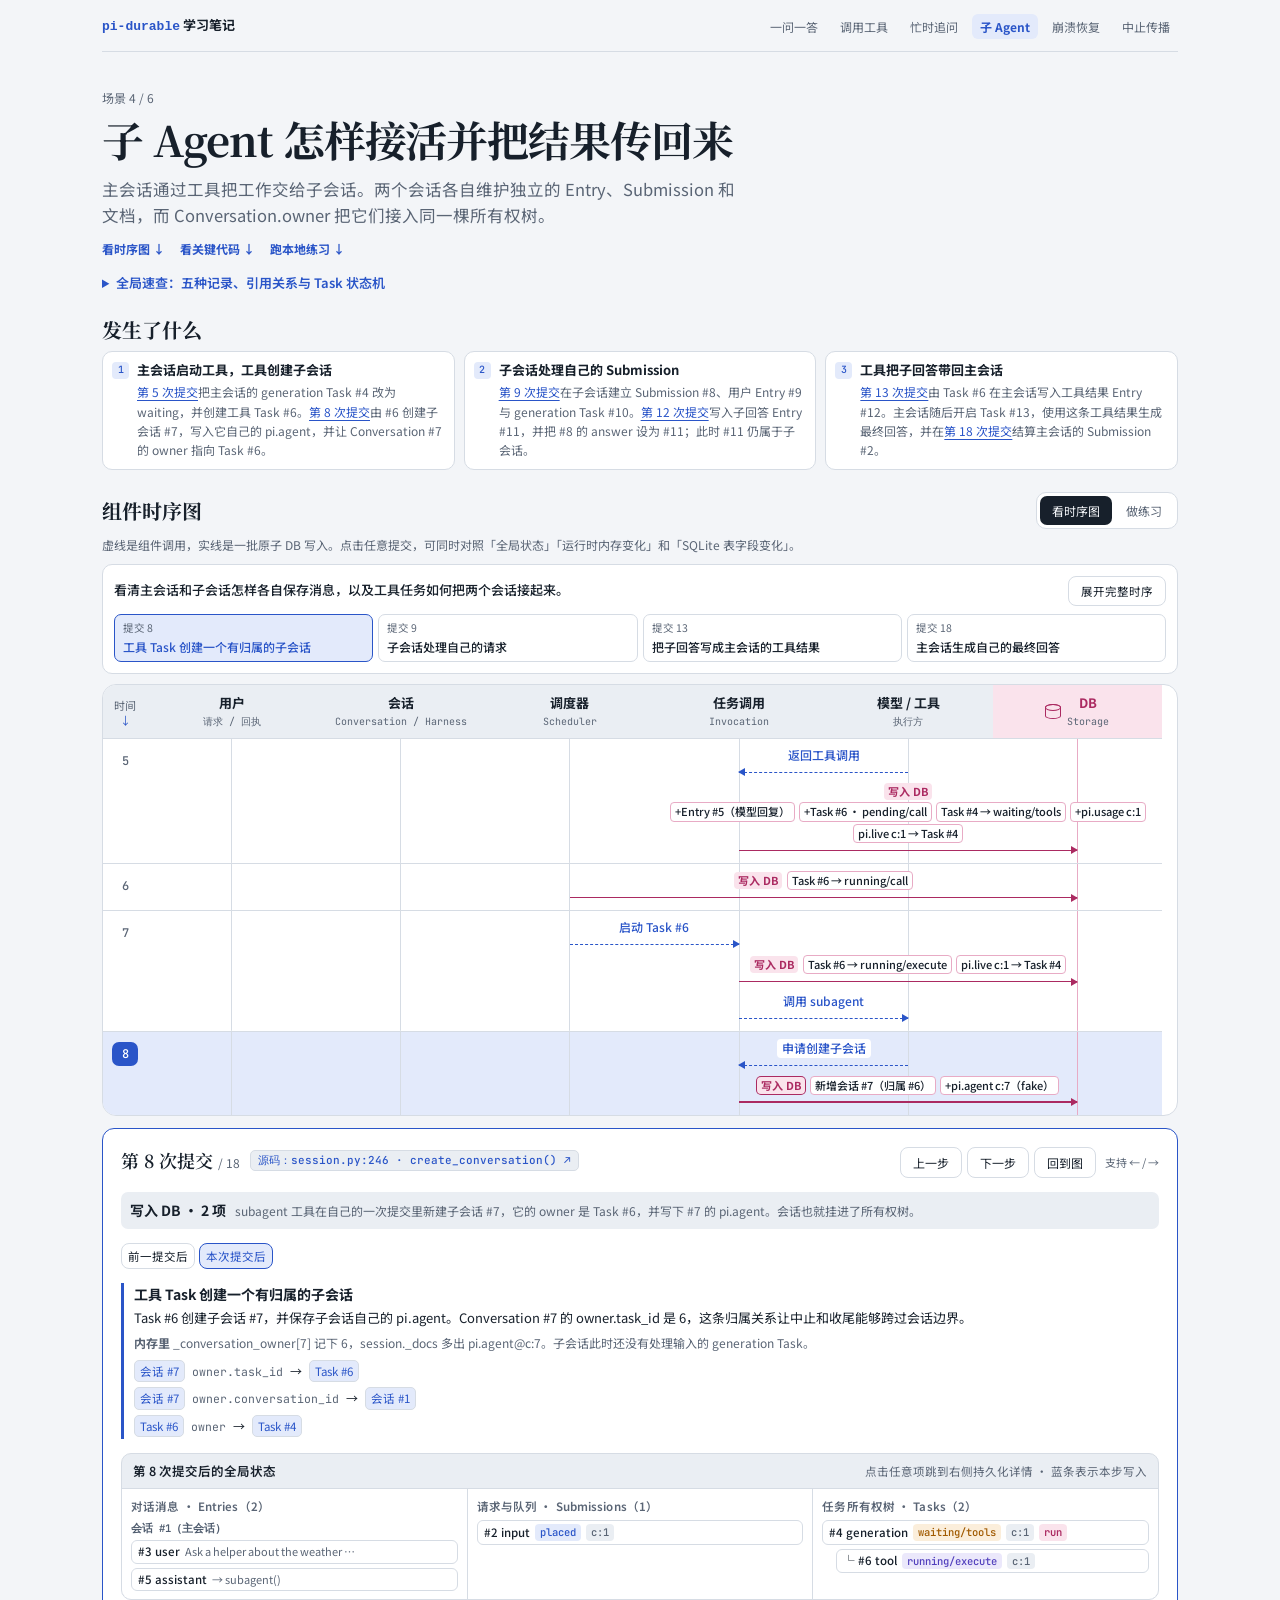
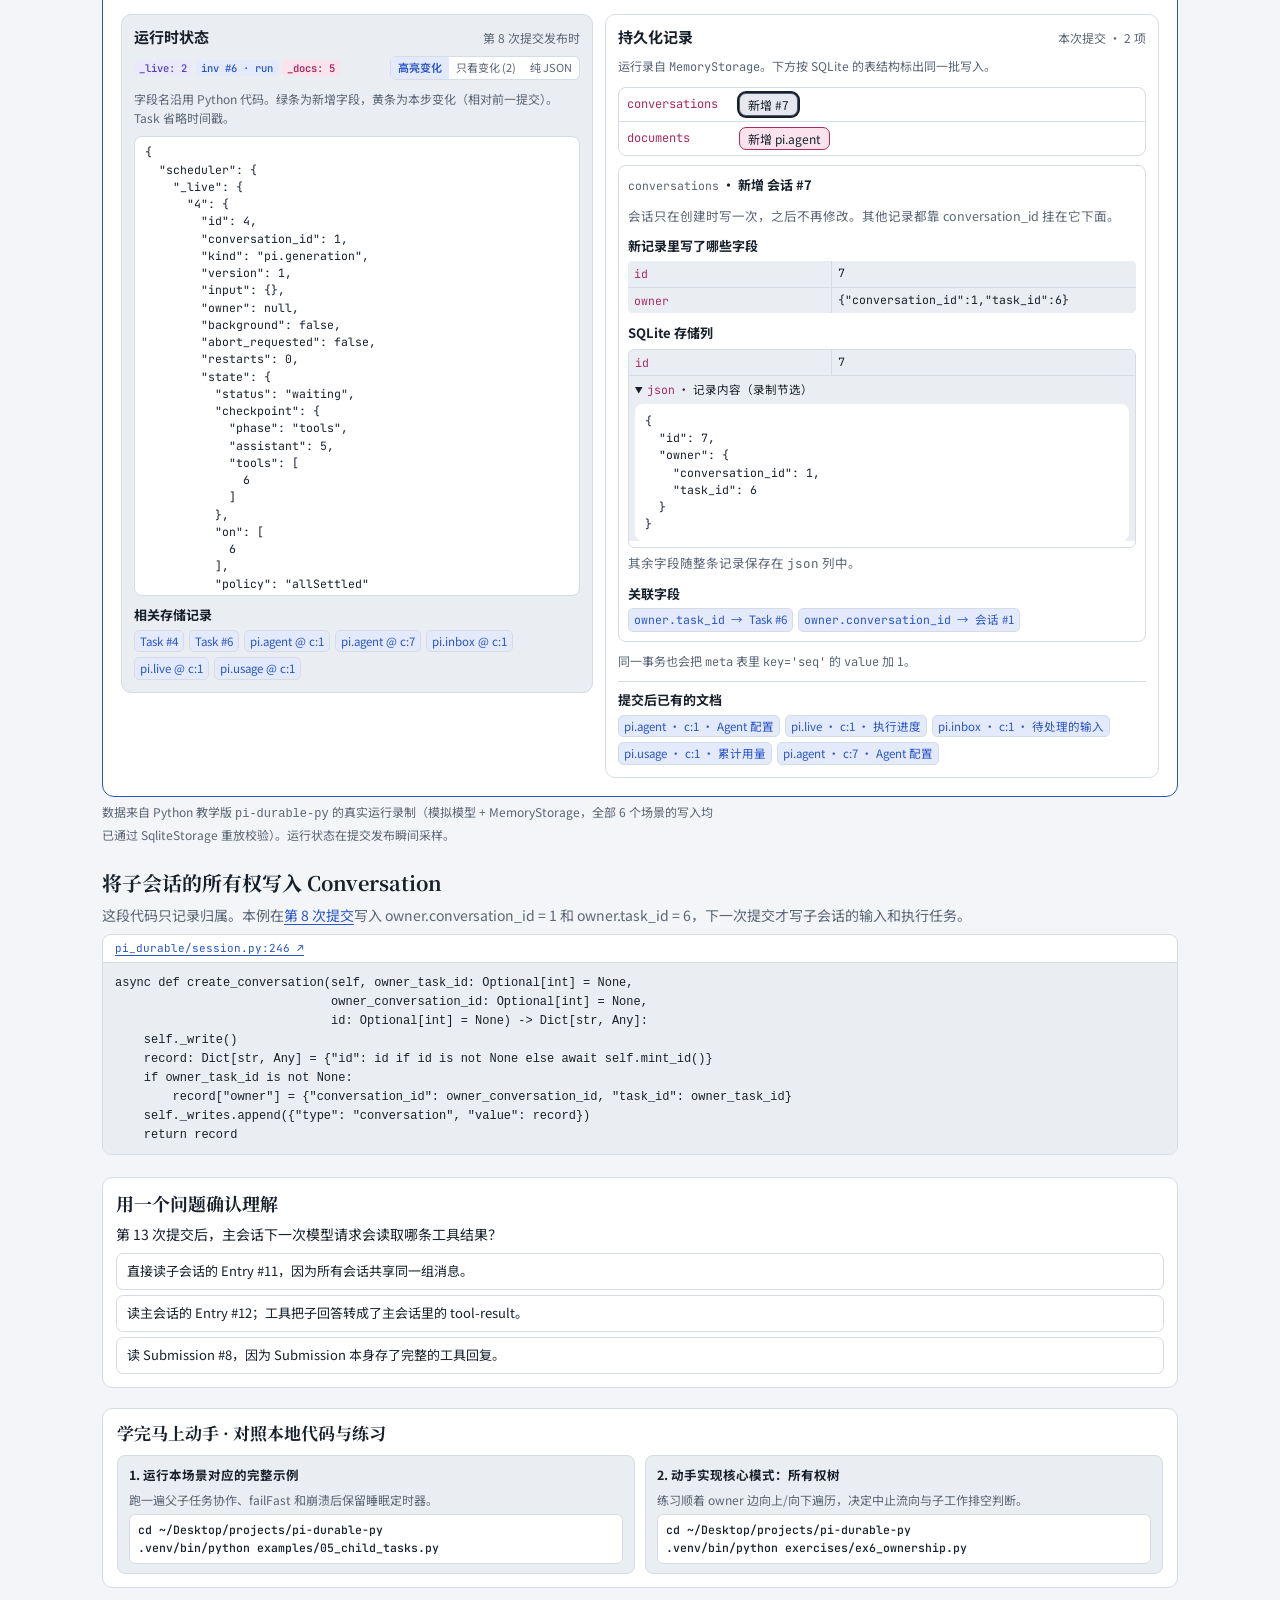
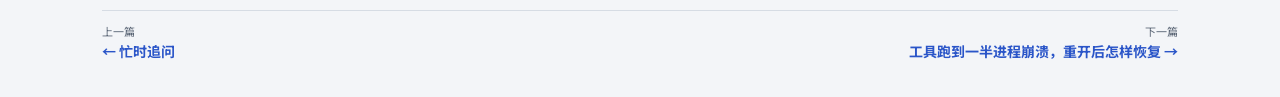
<file: subagent/index.html>
<!doctype html>
<html lang="zh-CN">
<head>
  <meta charset="utf-8">
  <meta name="viewport" content="width=device-width, initial-scale=1">
  <meta name="description" content="主会话通过工具把工作交给子会话。两个会话各自维护独立的 Entry、Submission 和文档，而 Conversation.owner 把它们接入同一棵所有权树。">
  <title>子 Agent 怎样接活并把结果传回来 · pi-durable 学习笔记</title>
  <link rel="preconnect" href="https://fonts.googleapis.com">
  <link rel="preconnect" href="https://fonts.gstatic.com" crossorigin>
  <link rel="stylesheet" href="https://fonts.googleapis.com/css2?family=JetBrains+Mono:wght@400;500&family=Noto+Sans+SC:wght@400;500;700&family=Noto+Serif+SC:wght@600;700&display=swap">
  <link rel="stylesheet" href="../lesson.css?v=20261123">
  <script defer src="../lesson.js?v=20261123"></script>
</head>
<body data-scenario="subagent">
  <main class="app lesson">
    <div class="lesson-masthead">
      <a class="journey-title" href="../"><code>pi-durable</code> 学习笔记</a>
      <nav class="lesson-nav" aria-label="学习文章"><a href="../" data-scene="basic">一问一答<span class="nav-check" aria-hidden="true">✓</span></a><a href="../tool-call/" data-scene="tools">调用工具<span class="nav-check" aria-hidden="true">✓</span></a><a href="../busy-inbox/" data-scene="inbox">忙时追问<span class="nav-check" aria-hidden="true">✓</span></a><a href="../subagent/" data-scene="subagent" aria-current="page">子 Agent<span class="nav-check" aria-hidden="true">✓</span></a><a href="../crash-recovery/" data-scene="crash">崩溃恢复<span class="nav-check" aria-hidden="true">✓</span></a><a href="../abort-tree/" data-scene="abort">中止传播<span class="nav-check" aria-hidden="true">✓</span></a></nav>
    </div>
    <article>
      <header class="lesson-hero">
        <p class="lesson-count">场景 4 / 6</p>
        <h1>子 Agent 怎样接活并把结果传回来</h1>
        <p class="lesson-summary">主会话通过工具把工作交给子会话。两个会话各自维护独立的 Entry、Submission 和文档，而 Conversation.owner 把它们接入同一棵所有权树。</p>
        <div class="lesson-jumps">
          <a href="#timeline">看时序图 ↓</a>
          <a href="#source">看关键代码 ↓</a>
          <a href="#practice">跑本地练习 ↓</a>
        </div>
      </header>
      <section class="core-models" aria-label="数据结构与状态机速查">
        <details>
          <summary>全局速查：五种记录、引用关系与 Task 状态机</summary>
          <p class="core-intro">同一个会话里，请求的处理结果、消息内容、执行进度和可变状态分别落在五种持久化记录中，靠 ID 与文档地址连成一张图。</p>
          <dl class="model-reference">
            <div><dt>Conversation</dt><dd>这段对话的归属范围。</dd><dd class="model-example">其他记录用 conversation_id 指向它；子会话用 owner 挂到父 Task。</dd></div>
            <div><dt>Submission</dt><dd>一次输入处理到哪了，回答在哪里。</dd><dd class="model-example">entry 指向输入，answer 指向回答；状态为 queued / placed / done / unanswered。</dd></div>
            <div><dt>Entry</dt><dd>已经写下的一条不可变消息。</dd><dd class="model-example">用户问题、模型回复、工具结果；永不修改，按序追加。</dd></div>
            <div><dt>Task</dt><dd>一项持久化状态机的执行进度。</dd><dd class="model-example">state 保存状态与 checkpoint；结束后保存 outcome；restarts 与 abort_requested 支撑恢复和中止。</dd></div>
            <div><dt>Document</dt><dd>会话的配置和可变状态。</dd><dd class="model-example">kind 指明用途，key（如 c:1）指明作用域。</dd></div>
          </dl>
          <p class="doc-roles"><code>pi.agent</code> 保存模型与工具配置 · <code>pi.live</code> 保存当前 run、流式进度和工具槽位 · <code>pi.inbox</code> 保存忙时排队输入 · <code>pi.usage</code> 累计用量。</p>
          <p class="runtime-orientation">页面左侧的 <code>_live</code> 是 Scheduler 在内存里的未结束任务索引，<code>_docs</code> 是 Document 缓存，它们都由存储记录重建；<code>Invocation</code> 保存正在执行的异步调用及其模式（<code>run</code> / <code>abort</code>）。</p>
          <div class="mental-maps">
            <div class="map-tabs" role="tablist" aria-label="架构速查图">
              <button type="button" data-act="map-tab" data-map="data-model" aria-pressed="true">图 1 · 五种记录与文档如何互相引用</button>
              <button type="button" data-act="map-tab" data-map="task-state" aria-pressed="false">图 2 · Task 持久化状态机与崩溃/中止路径</button>
            </div>
            <div class="map-panel" data-map-panel="data-model"><svg class="mental-svg" viewBox="0 0 920 286" role="img" aria-label="pi-durable 五种记录与四份文档的引用关系图" xmlns="http://www.w3.org/2000/svg">
  <defs>
    <marker id="mm-arr-accent" viewBox="0 0 10 10" refX="8.5" refY="5" markerWidth="6.5" markerHeight="6.5" orient="auto-start-reverse">
      <path d="M 1 1.5 L 9 5 L 1 8.5 z" fill="var(--accent)"/>
    </marker>
    <marker id="mm-arr-task" viewBox="0 0 10 10" refX="8.5" refY="5" markerWidth="6.5" markerHeight="6.5" orient="auto-start-reverse">
      <path d="M 1 1.5 L 9 5 L 1 8.5 z" fill="var(--task)"/>
    </marker>
    <marker id="mm-arr-doc" viewBox="0 0 10 10" refX="8.5" refY="5" markerWidth="6.5" markerHeight="6.5" orient="auto-start-reverse">
      <path d="M 1 1.5 L 9 5 L 1 8.5 z" fill="var(--doc)"/>
    </marker>
    <marker id="mm-arr-muted" viewBox="0 0 10 10" refX="8.5" refY="5" markerWidth="6.5" markerHeight="6.5" orient="auto-start-reverse">
      <path d="M 1 1.5 L 9 5 L 1 8.5 z" fill="var(--muted)"/>
    </marker>
  </defs>

  <!-- Conversation -->
  <g transform="translate(16, 18)">
    <rect width="176" height="82" rx="10" fill="var(--conv-soft)" stroke="var(--conv)" stroke-width="1.5"/>
    <text x="14" y="25" class="svg-title" fill="var(--conv)">Conversation #1</text>
    <text x="14" y="45" class="svg-sub">会话作用域（只写一次）</text>
    <text x="14" y="65" class="svg-mono">owner? → {task_id}</text>
  </g>

  <!-- Submission -->
  <g transform="translate(316, 18)">
    <rect width="224" height="86" rx="10" fill="var(--sub-soft)" stroke="var(--sub)" stroke-width="1.5"/>
    <text x="14" y="25" class="svg-title" fill="var(--sub)">Submission #2</text>
    <text x="14" y="44" class="svg-sub">请求回执 · queued / placed / done</text>
    <text x="14" y="62" class="svg-mono">entry → #3 · answer → #5</text>
    <text x="14" y="77" class="svg-mono">request_id（幂等去重）</text>
  </g>

  <!-- Entry -->
  <g transform="translate(674, 18)">
    <rect width="230" height="86" rx="10" fill="var(--entry-soft)" stroke="var(--entry)" stroke-width="1.5"/>
    <text x="14" y="25" class="svg-title" fill="var(--entry)">Entry #3 / #5 / #7</text>
    <text x="14" y="44" class="svg-sub">不可变消息历史（只追加）</text>
    <text x="14" y="62" class="svg-mono">pi.user · pi.assistant</text>
    <text x="14" y="77" class="svg-mono">pi.tool-result · by_task_id</text>
  </g>

  <!-- Document -->
  <g transform="translate(16, 148)">
    <rect width="270" height="114" rx="10" fill="var(--doc-soft)" stroke="var(--doc)" stroke-width="1.5"/>
    <text x="14" y="24" class="svg-title" fill="var(--doc)">Document · key = c:1</text>
    <text x="14" y="45" class="svg-mono">pi.agent   模型与工具名配置</text>
    <text x="14" y="64" class="svg-mono">pi.live    run.task_id · inputs · tools</text>
    <text x="14" y="83" class="svg-mono">pi.inbox   忙时排队 items[]</text>
    <text x="14" y="102" class="svg-mono">pi.usage   模型与工具累计用量</text>
  </g>

  <!-- Task Parent (generation) -->
  <g transform="translate(390, 152)">
    <rect width="212" height="106" rx="10" fill="var(--task-soft)" stroke="var(--task)" stroke-width="1.5"/>
    <text x="14" y="24" class="svg-title" fill="var(--task)">Task #4 (generation)</text>
    <text x="14" y="43" class="svg-sub">持久化状态机（每步存盘）</text>
    <text x="14" y="62" class="svg-mono">state.checkpoint / outcome</text>
    <text x="14" y="79" class="svg-mono">state.on: [6]（等待子任务）</text>
    <text x="14" y="96" class="svg-mono">abort_requested · restarts</text>
  </g>

  <!-- Task Child (tool) -->
  <g transform="translate(700, 152)">
    <rect width="204" height="106" rx="10" fill="var(--task-soft)" stroke="var(--task)" stroke-width="1.5"/>
    <text x="14" y="24" class="svg-title" fill="var(--task)">Task #6 (pi.tool)</text>
    <text x="14" y="43" class="svg-sub">工具子任务（意图三明治）</text>
    <text x="14" y="62" class="svg-mono">owner: 4（指向父任务）</text>
    <text x="14" y="79" class="svg-mono">phase: call → execute</text>
    <text x="14" y="96" class="svg-mono">replay: safe | unsafe</text>
  </g>

  <!-- Relation Arrows -->
  <!-- Document c:1 -> Conversation -->
  <path d="M 104 148 L 104 104" fill="none" stroke="var(--doc)" stroke-width="1.5" marker-end="url(#mm-arr-doc)"/>
  <rect x="112" y="116" width="66" height="18" rx="4" fill="var(--panel)"/>
  <text x="117" y="129" class="svg-edge" fill="var(--doc)">地址 c:1</text>

  <!-- Submission -> Conversation -->
  <path d="M 316 58 L 196 58" fill="none" stroke="var(--muted)" stroke-width="1.4" stroke-dasharray="4 3" marker-end="url(#mm-arr-muted)"/>
  <rect x="206" y="34" width="100" height="18" rx="4" fill="var(--panel)"/>
  <text x="256" y="47" text-anchor="middle" class="svg-edge">conversation_id</text>

  <!-- Submission -> Entry -->
  <path d="M 540 58 L 670 58" fill="none" stroke="var(--accent)" stroke-width="1.6" marker-end="url(#mm-arr-accent)"/>
  <rect x="556" y="34" width="98" height="18" rx="4" fill="var(--panel)"/>
  <text x="605" y="47" text-anchor="middle" class="svg-edge" fill="var(--accent)">entry / answer</text>

  <!-- Entry -> Task -->
  <path d="M 730 104 L 730 126 L 548 126 L 548 148" fill="none" stroke="var(--muted)" stroke-width="1.4" stroke-dasharray="4 3" marker-end="url(#mm-arr-muted)"/>
  <rect x="604" y="116" width="76" height="18" rx="4" fill="var(--panel)"/>
  <text x="642" y="129" text-anchor="middle" class="svg-edge">by_task_id</text>

  <!-- Document pi.live / pi.inbox -> Submission -->
  <path d="M 286 168 L 352 168 L 352 108" fill="none" stroke="var(--doc)" stroke-width="1.4" stroke-dasharray="4 3" marker-end="url(#mm-arr-doc)"/>
  <rect x="304" y="122" width="96" height="18" rx="4" fill="var(--panel)"/>
  <text x="352" y="135" text-anchor="middle" class="svg-edge" fill="var(--doc)">inputs / inbox</text>

  <!-- Document pi.live -> Task #4 -->
  <path d="M 286 210 L 386 210" fill="none" stroke="var(--doc)" stroke-width="1.6" marker-end="url(#mm-arr-doc)"/>
  <rect x="294" y="187" width="84" height="18" rx="4" fill="var(--panel)"/>
  <text x="336" y="200" text-anchor="middle" class="svg-edge" fill="var(--doc)">run.task_id</text>

  <!-- Task #4 waiting on -> Task #6 -->
  <path d="M 602 186 L 696 186" fill="none" stroke="var(--task)" stroke-width="1.6" marker-end="url(#mm-arr-task)"/>
  <rect x="615" y="164" width="68" height="18" rx="4" fill="var(--panel)"/>
  <text x="649" y="177" text-anchor="middle" class="svg-edge" fill="var(--task)">state.on</text>

  <!-- Task #6 owner -> Task #4 -->
  <path d="M 700 226 L 606 226" fill="none" stroke="var(--task)" stroke-width="1.6" stroke-dasharray="4 3" marker-end="url(#mm-arr-task)"/>
  <rect x="625" y="232" width="48" height="18" rx="4" fill="var(--panel)"/>
  <text x="649" y="245" text-anchor="middle" class="svg-edge" fill="var(--task)">owner</text>

  <!-- Subagent bridge note -->
  <text x="460" y="278" text-anchor="middle" class="svg-footnote">跨会话桥接：子会话 Conversation #7.owner.task_id → 工具 Task #6（级联中止与收尾据此穿过会话边界）</text>
</svg></div>
            <div class="map-panel" data-map-panel="task-state" hidden><svg class="mental-svg" viewBox="0 0 920 224" role="img" aria-label="pi-durable Task 持久化状态机与崩溃恢复路径图" xmlns="http://www.w3.org/2000/svg">
  <defs>
    <marker id="sm-arr-accent" viewBox="0 0 10 10" refX="8.5" refY="5" markerWidth="6.5" markerHeight="6.5" orient="auto-start-reverse">
      <path d="M 1 1.5 L 9 5 L 1 8.5 z" fill="var(--accent)"/>
    </marker>
    <marker id="sm-arr-task" viewBox="0 0 10 10" refX="8.5" refY="5" markerWidth="6.5" markerHeight="6.5" orient="auto-start-reverse">
      <path d="M 1 1.5 L 9 5 L 1 8.5 z" fill="var(--task)"/>
    </marker>
    <marker id="sm-arr-bad" viewBox="0 0 10 10" refX="8.5" refY="5" markerWidth="6.5" markerHeight="6.5" orient="auto-start-reverse">
      <path d="M 1 1.5 L 9 5 L 1 8.5 z" fill="var(--bad)"/>
    </marker>
    <marker id="sm-arr-ok" viewBox="0 0 10 10" refX="8.5" refY="5" markerWidth="6.5" markerHeight="6.5" orient="auto-start-reverse">
      <path d="M 1 1.5 L 9 5 L 1 8.5 z" fill="var(--ok)"/>
    </marker>
  </defs>

  <!-- pending -->
  <g transform="translate(20, 82)">
    <rect width="128" height="60" rx="10" fill="var(--panel-2)" stroke="var(--conv)" stroke-width="1.5"/>
    <text x="64" y="26" text-anchor="middle" class="svg-title" fill="var(--fg)">pending</text>
    <text x="64" y="46" text-anchor="middle" class="svg-sub">等待调度预留</text>
  </g>

  <!-- running -->
  <g transform="translate(248, 82)">
    <rect width="156" height="60" rx="10" fill="var(--task-soft)" stroke="var(--task)" stroke-width="1.8"/>
    <text x="78" y="26" text-anchor="middle" class="svg-title" fill="var(--task)">running</text>
    <text x="78" y="46" text-anchor="middle" class="svg-sub">推进 phase / checkpoint</text>
  </g>

  <!-- waiting / sleeping -->
  <g transform="translate(504, 14)">
    <rect width="184" height="56" rx="10" fill="var(--sub-soft)" stroke="var(--sub)" stroke-width="1.5"/>
    <text x="92" y="24" text-anchor="middle" class="svg-title" fill="var(--sub)">waiting / sleeping</text>
    <text x="92" y="43" text-anchor="middle" class="svg-sub">等子任务或到点（不占调用）</text>
  </g>

  <!-- completing -->
  <g transform="translate(504, 142)">
    <rect width="184" height="56" rx="10" fill="var(--panel-2)" stroke="var(--muted)" stroke-width="1.5"/>
    <text x="92" y="24" text-anchor="middle" class="svg-title" fill="var(--fg)">completing</text>
    <text x="92" y="43" text-anchor="middle" class="svg-sub">结局已定，等子工作排空</text>
  </g>

  <!-- terminal -->
  <g transform="translate(756, 82)">
    <rect width="146" height="60" rx="10" fill="var(--ok-soft)" stroke="var(--ok)" stroke-width="1.6"/>
    <text x="73" y="26" text-anchor="middle" class="svg-title" fill="var(--ok)">terminal</text>
    <text x="73" y="46" text-anchor="middle" class="svg-sub">保存 outcome · 退场</text>
  </g>

  <!-- pending -> running -->
  <path d="M 148 106 L 244 106" fill="none" stroke="var(--task)" stroke-width="1.6" marker-end="url(#sm-arr-task)"/>
  <rect x="160" y="84" width="74" height="18" rx="4" fill="var(--panel)"/>
  <text x="197" y="97" text-anchor="middle" class="svg-edge" fill="var(--task)">_reserve()</text>

  <!-- running self-loop (next phase) -->
  <path d="M 294 82 C 294 42, 358 42, 358 78" fill="none" stroke="var(--accent)" stroke-width="1.5" marker-end="url(#sm-arr-accent)"/>
  <rect x="242" y="18" width="168" height="18" rx="4" fill="var(--panel)"/>
  <text x="326" y="31" text-anchor="middle" class="svg-edge" fill="var(--accent)">新 checkpoint（restarts=0）</text>

  <!-- Crash recovery: running -> pending -->
  <path d="M 248 128 C 206 168, 160 168, 114 146" fill="none" stroke="var(--bad)" stroke-width="1.6" stroke-dasharray="5 3" marker-end="url(#sm-arr-bad)"/>
  <rect x="108" y="168" width="174" height="18" rx="4" fill="var(--panel)"/>
  <text x="195" y="181" text-anchor="middle" class="svg-edge" fill="var(--bad)">崩溃后 open()：restarts + 1</text>

  <!-- running -> waiting/sleeping -->
  <path d="M 404 90 L 500 38" fill="none" stroke="var(--task)" stroke-width="1.5" marker-end="url(#sm-arr-task)"/>
  <rect x="406" y="42" width="76" height="18" rx="4" fill="var(--panel)"/>
  <text x="444" y="55" text-anchor="middle" class="svg-edge" fill="var(--task)">等待 / 睡眠</text>

  <!-- waiting/sleeping -> running (re-reserve) -->
  <path d="M 504 58 L 408 102" fill="none" stroke="var(--accent)" stroke-width="1.4" stroke-dasharray="4 3" marker-end="url(#sm-arr-accent)"/>
  <rect x="424" y="72" width="84" height="18" rx="4" fill="var(--panel)"/>
  <text x="466" y="85" text-anchor="middle" class="svg-edge" fill="var(--accent)">满足后再预留</text>

  <!-- running -> terminal directly -->
  <path d="M 404 114 L 752 114" fill="none" stroke="var(--ok)" stroke-width="1.6" marker-end="url(#sm-arr-ok)"/>
  <rect x="518" y="93" width="154" height="18" rx="4" fill="var(--panel)"/>
  <text x="595" y="106" text-anchor="middle" class="svg-edge" fill="var(--ok)">无活跃子工作 → 直接终结</text>

  <!-- running -> completing -> terminal -->
  <path d="M 404 130 L 500 166" fill="none" stroke="var(--muted)" stroke-width="1.4" marker-end="url(#sm-arr-accent)"/>
  <path d="M 688 168 L 752 132" fill="none" stroke="var(--ok)" stroke-width="1.5" marker-end="url(#sm-arr-ok)"/>
  <rect x="694" y="152" width="74" height="18" rx="4" fill="var(--panel)"/>
  <text x="731" y="165" text-anchor="middle" class="svg-edge" fill="var(--ok)">子工作排空</text>

  <!-- Abort note -->
  <text x="460" y="216" text-anchor="middle" class="svg-footnote">中止协议：abort_requested=true 由 _reconcile() 向下级联；子工作全终结后，按 mode=&quot;abort&quot; 自下而上收尾为 terminal(aborted)</text>
</svg></div>
          </div>
        </details>
      </section>
      <section class="lesson-story" aria-labelledby="story-heading">
        <h2 id="story-heading">发生了什么</h2>
        <ol><li><h3>主会话启动工具，工具创建子会话</h3><p><a href="#timeline" data-act="article-step" data-q="5">第 5 次提交</a>把主会话的 generation Task #4 改为 waiting，并创建工具 Task #6。<a href="#timeline" data-act="article-step" data-q="8">第 8 次提交</a>由 #6 创建子会话 #7，写入它自己的 pi.agent，并让 Conversation #7 的 owner 指向 Task #6。</p></li><li><h3>子会话处理自己的 Submission</h3><p><a href="#timeline" data-act="article-step" data-q="9">第 9 次提交</a>在子会话建立 Submission #8、用户 Entry #9 与 generation Task #10。<a href="#timeline" data-act="article-step" data-q="12">第 12 次提交</a>写入子回答 Entry #11，并把 #8 的 answer 设为 #11；此时 #11 仍属于子会话。</p></li><li><h3>工具把子回答带回主会话</h3><p><a href="#timeline" data-act="article-step" data-q="13">第 13 次提交</a>由 Task #6 在主会话写入工具结果 Entry #12。主会话随后开启 Task #13，使用这条工具结果生成最终回答，并在<a href="#timeline" data-act="article-step" data-q="18">第 18 次提交</a>结算主会话的 Submission #2。</p></li></ol>
      </section>
      <section class="lesson-timeline" id="timeline" aria-labelledby="timeline-heading">
        <div class="figure-head">
          <h2 id="timeline-heading">组件时序图</h2>
          <div class="seg" aria-label="时序图模式">
            <button type="button" data-act="mode" data-mode="learn" id="mode-learn">看时序图</button>
            <button type="button" data-act="mode" data-mode="quiz" id="mode-quiz">做练习</button>
          </div>
        </div>
        <p class="figure-guide">虚线是组件调用，实线是一批原子 DB 写入。点击任意提交，可同时对照「全局状态」「运行时内存变化」和「SQLite 表字段变化」。</p>
        <div id="reading-guide"></div>
        <div id="quiz"></div>
        <div class="flow-shell">
          <div id="sequence-scroll" class="sequence-scroll" role="region" aria-label="组件调用及 DB 写入时序" tabindex="0"><div class="sequence-inner" id="seq"></div></div>
          <div class="sequence-inspector" id="step-detail"></div>
        </div>
        <p class="source">数据来自 Python 教学版 <code>pi-durable-py</code> 的真实运行录制（模拟模型 + MemoryStorage，全部 6 个场景的写入均已通过 SqliteStorage 重放校验）。运行状态在提交发布瞬间采样。</p>
      </section>
      <section class="lesson-source" id="source" aria-labelledby="source-heading">
        <h2 id="source-heading">将子会话的所有权写入 Conversation</h2>
        <p>这段代码只记录归属。本例在<a href="#timeline" data-act="article-step" data-q="8">第 8 次提交</a>写入 owner.conversation_id = 1 和 owner.task_id = 6，下一次提交才写子会话的输入和执行任务。</p>
        <figure class="code-sample">
          <figcaption><a href="https://github.com/XingLiu0923/pi-durable-py/blob/7051583651d2053aea634a9970b3d3f05fd1b451/pi_durable/session.py#L246-L254" target="_blank" rel="noopener">pi_durable/session.py:246 ↗</a></figcaption>
          <pre><code>async def create_conversation(self, owner_task_id: Optional[int] = None,
                              owner_conversation_id: Optional[int] = None,
                              id: Optional[int] = None) -&gt; Dict[str, Any]:
    self._write()
    record: Dict[str, Any] = {&quot;id&quot;: id if id is not None else await self.mint_id()}
    if owner_task_id is not None:
        record[&quot;owner&quot;] = {&quot;conversation_id&quot;: owner_conversation_id, &quot;task_id&quot;: owner_task_id}
    self._writes.append({&quot;type&quot;: &quot;conversation&quot;, &quot;value&quot;: record})
    return record</code></pre>
        </figure>
      </section>
      <section class="lesson-check" id="lesson-check" aria-label="检查理解"></section>
      <section class="lesson-practice" id="practice" aria-labelledby="practice-heading">
        <h2 id="practice-heading">学完马上动手 · 对照本地代码与练习</h2>
        <div class="practice-grid">
          <div class="practice-card">
            <strong>1. 运行本场景对应的完整示例</strong>
            <p>跑一遍父子任务协作、failFast 和崩溃后保留睡眠定时器。</p>
            <div class="practice-cmd">cd ~/Desktop/projects/pi-durable-py
.venv/bin/python examples/05_child_tasks.py</div>
          </div>
          <div class="practice-card">
            <strong>2. 动手实现核心模式：所有权树</strong>
            <p>练习顺着 owner 边向上/向下遍历，决定中止流向与子工作排空判断。</p>
            <div class="practice-cmd">cd ~/Desktop/projects/pi-durable-py
.venv/bin/python exercises/ex6_ownership.py</div>
          </div>
        </div>
      </section>
      <nav class="lesson-footer" aria-label="继续学习"><a class="prev-article" href="../busy-inbox/"><small>上一篇</small><strong>← 忙时追问</strong></a><a class="next-article" data-next-article href="../crash-recovery/"><small>下一篇</small><strong>工具跑到一半进程崩溃，重开后怎样恢复 →</strong></a></nav>
    </article>
  </main>
</body>
</html>
</file>
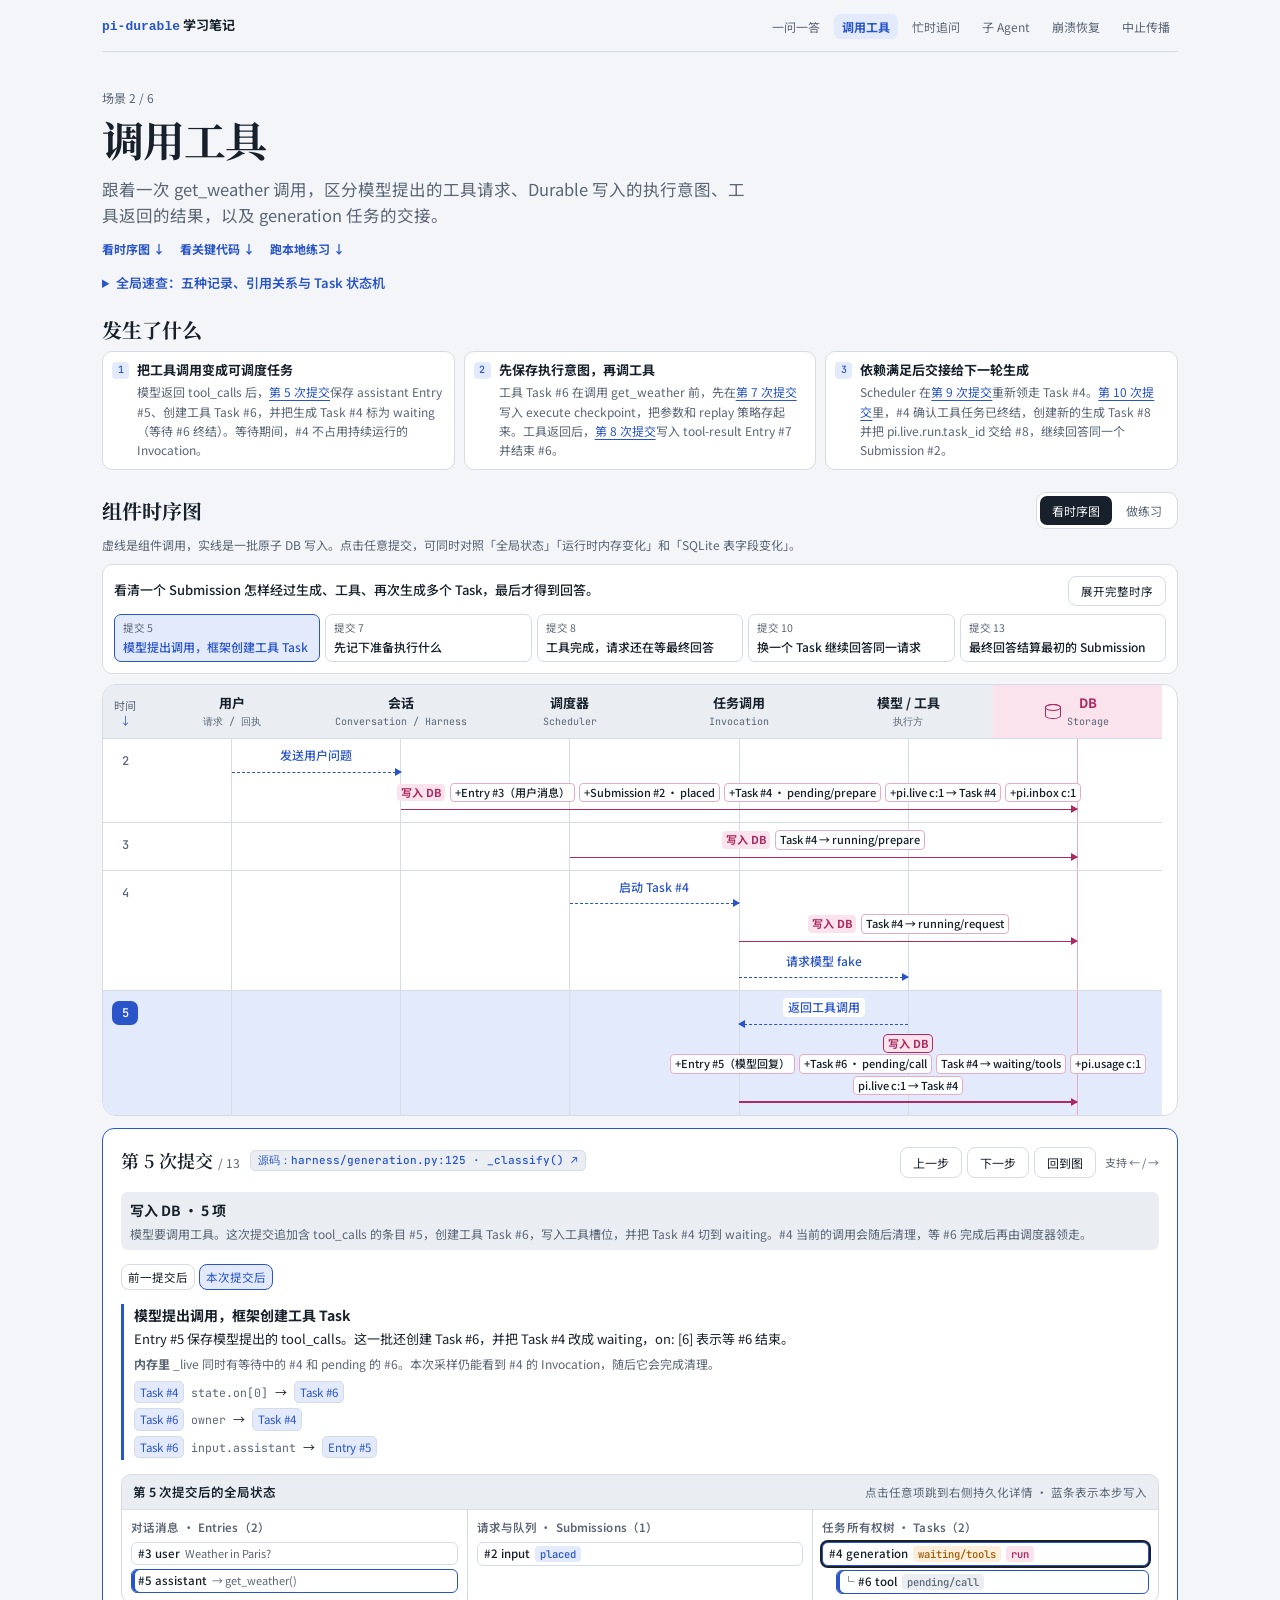
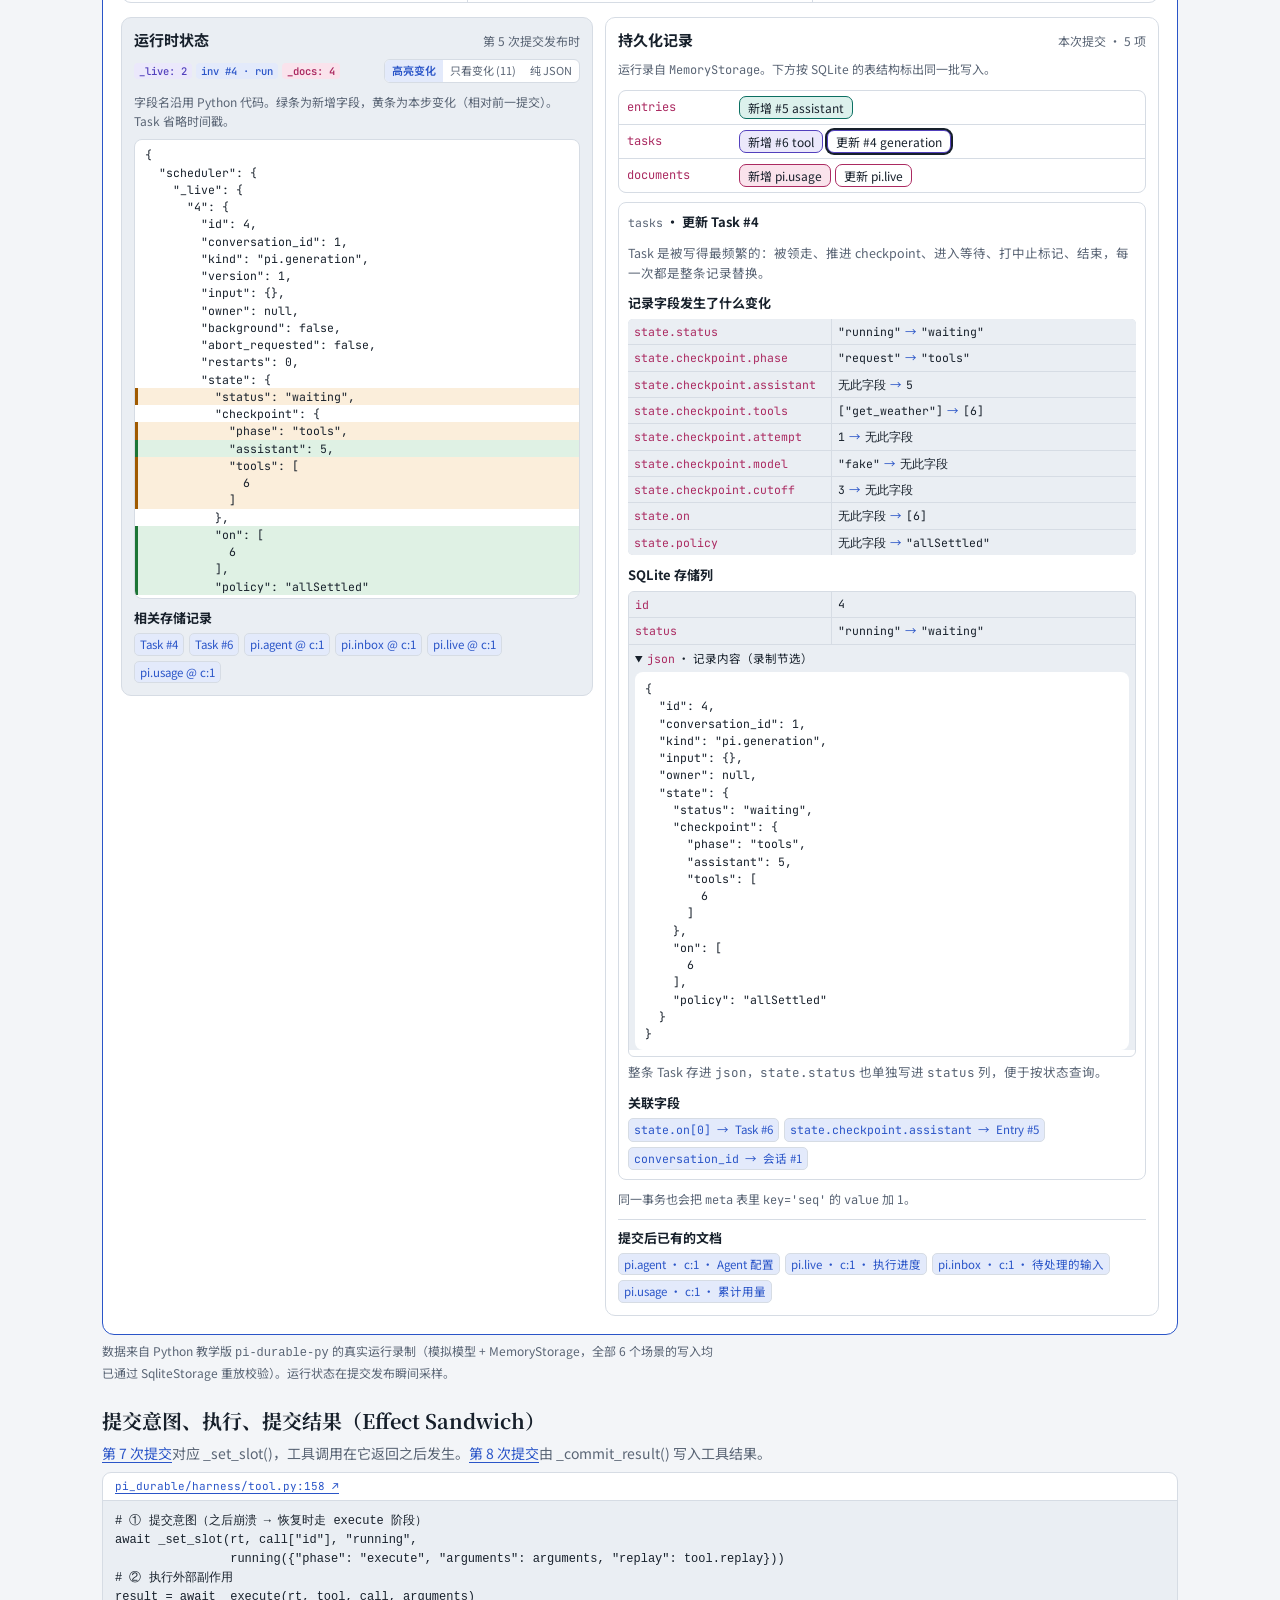
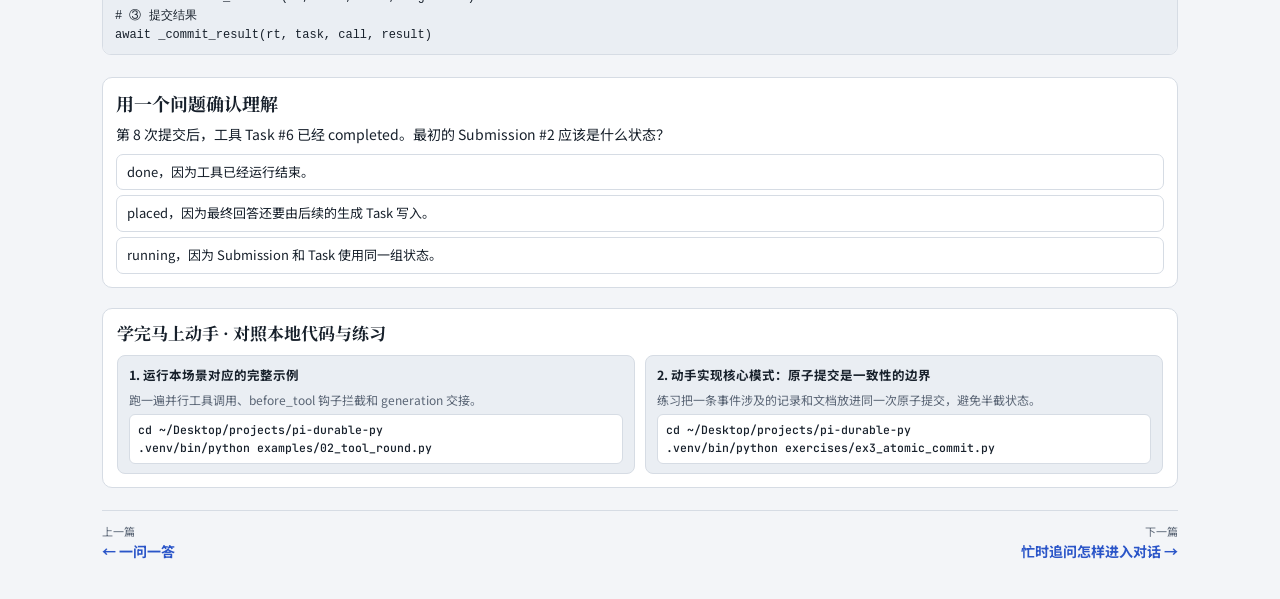
<file: tool-call/index.html>
<!doctype html>
<html lang="zh-CN">
<head>
  <meta charset="utf-8">
  <meta name="viewport" content="width=device-width, initial-scale=1">
  <meta name="description" content="跟着一次 get_weather 调用，区分模型提出的工具请求、Durable 写入的执行意图、工具返回的结果，以及 generation 任务的交接。">
  <title>调用工具 · pi-durable 学习笔记</title>
  <link rel="preconnect" href="https://fonts.googleapis.com">
  <link rel="preconnect" href="https://fonts.gstatic.com" crossorigin>
  <link rel="stylesheet" href="https://fonts.googleapis.com/css2?family=JetBrains+Mono:wght@400;500&family=Noto+Sans+SC:wght@400;500;700&family=Noto+Serif+SC:wght@600;700&display=swap">
  <link rel="stylesheet" href="../lesson.css?v=20261123">
  <script defer src="../lesson.js?v=20261123"></script>
</head>
<body data-scenario="tools">
  <main class="app lesson">
    <div class="lesson-masthead">
      <a class="journey-title" href="../"><code>pi-durable</code> 学习笔记</a>
      <nav class="lesson-nav" aria-label="学习文章"><a href="../" data-scene="basic">一问一答<span class="nav-check" aria-hidden="true">✓</span></a><a href="../tool-call/" data-scene="tools" aria-current="page">调用工具<span class="nav-check" aria-hidden="true">✓</span></a><a href="../busy-inbox/" data-scene="inbox">忙时追问<span class="nav-check" aria-hidden="true">✓</span></a><a href="../subagent/" data-scene="subagent">子 Agent<span class="nav-check" aria-hidden="true">✓</span></a><a href="../crash-recovery/" data-scene="crash">崩溃恢复<span class="nav-check" aria-hidden="true">✓</span></a><a href="../abort-tree/" data-scene="abort">中止传播<span class="nav-check" aria-hidden="true">✓</span></a></nav>
    </div>
    <article>
      <header class="lesson-hero">
        <p class="lesson-count">场景 2 / 6</p>
        <h1>调用工具</h1>
        <p class="lesson-summary">跟着一次 get_weather 调用，区分模型提出的工具请求、Durable 写入的执行意图、工具返回的结果，以及 generation 任务的交接。</p>
        <div class="lesson-jumps">
          <a href="#timeline">看时序图 ↓</a>
          <a href="#source">看关键代码 ↓</a>
          <a href="#practice">跑本地练习 ↓</a>
        </div>
      </header>
      <section class="core-models" aria-label="数据结构与状态机速查">
        <details>
          <summary>全局速查：五种记录、引用关系与 Task 状态机</summary>
          <p class="core-intro">同一个会话里，请求的处理结果、消息内容、执行进度和可变状态分别落在五种持久化记录中，靠 ID 与文档地址连成一张图。</p>
          <dl class="model-reference">
            <div><dt>Conversation</dt><dd>这段对话的归属范围。</dd><dd class="model-example">其他记录用 conversation_id 指向它；子会话用 owner 挂到父 Task。</dd></div>
            <div><dt>Submission</dt><dd>一次输入处理到哪了，回答在哪里。</dd><dd class="model-example">entry 指向输入，answer 指向回答；状态为 queued / placed / done / unanswered。</dd></div>
            <div><dt>Entry</dt><dd>已经写下的一条不可变消息。</dd><dd class="model-example">用户问题、模型回复、工具结果；永不修改，按序追加。</dd></div>
            <div><dt>Task</dt><dd>一项持久化状态机的执行进度。</dd><dd class="model-example">state 保存状态与 checkpoint；结束后保存 outcome；restarts 与 abort_requested 支撑恢复和中止。</dd></div>
            <div><dt>Document</dt><dd>会话的配置和可变状态。</dd><dd class="model-example">kind 指明用途，key（如 c:1）指明作用域。</dd></div>
          </dl>
          <p class="doc-roles"><code>pi.agent</code> 保存模型与工具配置 · <code>pi.live</code> 保存当前 run、流式进度和工具槽位 · <code>pi.inbox</code> 保存忙时排队输入 · <code>pi.usage</code> 累计用量。</p>
          <p class="runtime-orientation">页面左侧的 <code>_live</code> 是 Scheduler 在内存里的未结束任务索引，<code>_docs</code> 是 Document 缓存，它们都由存储记录重建；<code>Invocation</code> 保存正在执行的异步调用及其模式（<code>run</code> / <code>abort</code>）。</p>
          <div class="mental-maps">
            <div class="map-tabs" role="tablist" aria-label="架构速查图">
              <button type="button" data-act="map-tab" data-map="data-model" aria-pressed="true">图 1 · 五种记录与文档如何互相引用</button>
              <button type="button" data-act="map-tab" data-map="task-state" aria-pressed="false">图 2 · Task 持久化状态机与崩溃/中止路径</button>
            </div>
            <div class="map-panel" data-map-panel="data-model"><svg class="mental-svg" viewBox="0 0 920 286" role="img" aria-label="pi-durable 五种记录与四份文档的引用关系图" xmlns="http://www.w3.org/2000/svg">
  <defs>
    <marker id="mm-arr-accent" viewBox="0 0 10 10" refX="8.5" refY="5" markerWidth="6.5" markerHeight="6.5" orient="auto-start-reverse">
      <path d="M 1 1.5 L 9 5 L 1 8.5 z" fill="var(--accent)"/>
    </marker>
    <marker id="mm-arr-task" viewBox="0 0 10 10" refX="8.5" refY="5" markerWidth="6.5" markerHeight="6.5" orient="auto-start-reverse">
      <path d="M 1 1.5 L 9 5 L 1 8.5 z" fill="var(--task)"/>
    </marker>
    <marker id="mm-arr-doc" viewBox="0 0 10 10" refX="8.5" refY="5" markerWidth="6.5" markerHeight="6.5" orient="auto-start-reverse">
      <path d="M 1 1.5 L 9 5 L 1 8.5 z" fill="var(--doc)"/>
    </marker>
    <marker id="mm-arr-muted" viewBox="0 0 10 10" refX="8.5" refY="5" markerWidth="6.5" markerHeight="6.5" orient="auto-start-reverse">
      <path d="M 1 1.5 L 9 5 L 1 8.5 z" fill="var(--muted)"/>
    </marker>
  </defs>

  <!-- Conversation -->
  <g transform="translate(16, 18)">
    <rect width="176" height="82" rx="10" fill="var(--conv-soft)" stroke="var(--conv)" stroke-width="1.5"/>
    <text x="14" y="25" class="svg-title" fill="var(--conv)">Conversation #1</text>
    <text x="14" y="45" class="svg-sub">会话作用域（只写一次）</text>
    <text x="14" y="65" class="svg-mono">owner? → {task_id}</text>
  </g>

  <!-- Submission -->
  <g transform="translate(316, 18)">
    <rect width="224" height="86" rx="10" fill="var(--sub-soft)" stroke="var(--sub)" stroke-width="1.5"/>
    <text x="14" y="25" class="svg-title" fill="var(--sub)">Submission #2</text>
    <text x="14" y="44" class="svg-sub">请求回执 · queued / placed / done</text>
    <text x="14" y="62" class="svg-mono">entry → #3 · answer → #5</text>
    <text x="14" y="77" class="svg-mono">request_id（幂等去重）</text>
  </g>

  <!-- Entry -->
  <g transform="translate(674, 18)">
    <rect width="230" height="86" rx="10" fill="var(--entry-soft)" stroke="var(--entry)" stroke-width="1.5"/>
    <text x="14" y="25" class="svg-title" fill="var(--entry)">Entry #3 / #5 / #7</text>
    <text x="14" y="44" class="svg-sub">不可变消息历史（只追加）</text>
    <text x="14" y="62" class="svg-mono">pi.user · pi.assistant</text>
    <text x="14" y="77" class="svg-mono">pi.tool-result · by_task_id</text>
  </g>

  <!-- Document -->
  <g transform="translate(16, 148)">
    <rect width="270" height="114" rx="10" fill="var(--doc-soft)" stroke="var(--doc)" stroke-width="1.5"/>
    <text x="14" y="24" class="svg-title" fill="var(--doc)">Document · key = c:1</text>
    <text x="14" y="45" class="svg-mono">pi.agent   模型与工具名配置</text>
    <text x="14" y="64" class="svg-mono">pi.live    run.task_id · inputs · tools</text>
    <text x="14" y="83" class="svg-mono">pi.inbox   忙时排队 items[]</text>
    <text x="14" y="102" class="svg-mono">pi.usage   模型与工具累计用量</text>
  </g>

  <!-- Task Parent (generation) -->
  <g transform="translate(390, 152)">
    <rect width="212" height="106" rx="10" fill="var(--task-soft)" stroke="var(--task)" stroke-width="1.5"/>
    <text x="14" y="24" class="svg-title" fill="var(--task)">Task #4 (generation)</text>
    <text x="14" y="43" class="svg-sub">持久化状态机（每步存盘）</text>
    <text x="14" y="62" class="svg-mono">state.checkpoint / outcome</text>
    <text x="14" y="79" class="svg-mono">state.on: [6]（等待子任务）</text>
    <text x="14" y="96" class="svg-mono">abort_requested · restarts</text>
  </g>

  <!-- Task Child (tool) -->
  <g transform="translate(700, 152)">
    <rect width="204" height="106" rx="10" fill="var(--task-soft)" stroke="var(--task)" stroke-width="1.5"/>
    <text x="14" y="24" class="svg-title" fill="var(--task)">Task #6 (pi.tool)</text>
    <text x="14" y="43" class="svg-sub">工具子任务（意图三明治）</text>
    <text x="14" y="62" class="svg-mono">owner: 4（指向父任务）</text>
    <text x="14" y="79" class="svg-mono">phase: call → execute</text>
    <text x="14" y="96" class="svg-mono">replay: safe | unsafe</text>
  </g>

  <!-- Relation Arrows -->
  <!-- Document c:1 -> Conversation -->
  <path d="M 104 148 L 104 104" fill="none" stroke="var(--doc)" stroke-width="1.5" marker-end="url(#mm-arr-doc)"/>
  <rect x="112" y="116" width="66" height="18" rx="4" fill="var(--panel)"/>
  <text x="117" y="129" class="svg-edge" fill="var(--doc)">地址 c:1</text>

  <!-- Submission -> Conversation -->
  <path d="M 316 58 L 196 58" fill="none" stroke="var(--muted)" stroke-width="1.4" stroke-dasharray="4 3" marker-end="url(#mm-arr-muted)"/>
  <rect x="206" y="34" width="100" height="18" rx="4" fill="var(--panel)"/>
  <text x="256" y="47" text-anchor="middle" class="svg-edge">conversation_id</text>

  <!-- Submission -> Entry -->
  <path d="M 540 58 L 670 58" fill="none" stroke="var(--accent)" stroke-width="1.6" marker-end="url(#mm-arr-accent)"/>
  <rect x="556" y="34" width="98" height="18" rx="4" fill="var(--panel)"/>
  <text x="605" y="47" text-anchor="middle" class="svg-edge" fill="var(--accent)">entry / answer</text>

  <!-- Entry -> Task -->
  <path d="M 730 104 L 730 126 L 548 126 L 548 148" fill="none" stroke="var(--muted)" stroke-width="1.4" stroke-dasharray="4 3" marker-end="url(#mm-arr-muted)"/>
  <rect x="604" y="116" width="76" height="18" rx="4" fill="var(--panel)"/>
  <text x="642" y="129" text-anchor="middle" class="svg-edge">by_task_id</text>

  <!-- Document pi.live / pi.inbox -> Submission -->
  <path d="M 286 168 L 352 168 L 352 108" fill="none" stroke="var(--doc)" stroke-width="1.4" stroke-dasharray="4 3" marker-end="url(#mm-arr-doc)"/>
  <rect x="304" y="122" width="96" height="18" rx="4" fill="var(--panel)"/>
  <text x="352" y="135" text-anchor="middle" class="svg-edge" fill="var(--doc)">inputs / inbox</text>

  <!-- Document pi.live -> Task #4 -->
  <path d="M 286 210 L 386 210" fill="none" stroke="var(--doc)" stroke-width="1.6" marker-end="url(#mm-arr-doc)"/>
  <rect x="294" y="187" width="84" height="18" rx="4" fill="var(--panel)"/>
  <text x="336" y="200" text-anchor="middle" class="svg-edge" fill="var(--doc)">run.task_id</text>

  <!-- Task #4 waiting on -> Task #6 -->
  <path d="M 602 186 L 696 186" fill="none" stroke="var(--task)" stroke-width="1.6" marker-end="url(#mm-arr-task)"/>
  <rect x="615" y="164" width="68" height="18" rx="4" fill="var(--panel)"/>
  <text x="649" y="177" text-anchor="middle" class="svg-edge" fill="var(--task)">state.on</text>

  <!-- Task #6 owner -> Task #4 -->
  <path d="M 700 226 L 606 226" fill="none" stroke="var(--task)" stroke-width="1.6" stroke-dasharray="4 3" marker-end="url(#mm-arr-task)"/>
  <rect x="625" y="232" width="48" height="18" rx="4" fill="var(--panel)"/>
  <text x="649" y="245" text-anchor="middle" class="svg-edge" fill="var(--task)">owner</text>

  <!-- Subagent bridge note -->
  <text x="460" y="278" text-anchor="middle" class="svg-footnote">跨会话桥接：子会话 Conversation #7.owner.task_id → 工具 Task #6（级联中止与收尾据此穿过会话边界）</text>
</svg></div>
            <div class="map-panel" data-map-panel="task-state" hidden><svg class="mental-svg" viewBox="0 0 920 224" role="img" aria-label="pi-durable Task 持久化状态机与崩溃恢复路径图" xmlns="http://www.w3.org/2000/svg">
  <defs>
    <marker id="sm-arr-accent" viewBox="0 0 10 10" refX="8.5" refY="5" markerWidth="6.5" markerHeight="6.5" orient="auto-start-reverse">
      <path d="M 1 1.5 L 9 5 L 1 8.5 z" fill="var(--accent)"/>
    </marker>
    <marker id="sm-arr-task" viewBox="0 0 10 10" refX="8.5" refY="5" markerWidth="6.5" markerHeight="6.5" orient="auto-start-reverse">
      <path d="M 1 1.5 L 9 5 L 1 8.5 z" fill="var(--task)"/>
    </marker>
    <marker id="sm-arr-bad" viewBox="0 0 10 10" refX="8.5" refY="5" markerWidth="6.5" markerHeight="6.5" orient="auto-start-reverse">
      <path d="M 1 1.5 L 9 5 L 1 8.5 z" fill="var(--bad)"/>
    </marker>
    <marker id="sm-arr-ok" viewBox="0 0 10 10" refX="8.5" refY="5" markerWidth="6.5" markerHeight="6.5" orient="auto-start-reverse">
      <path d="M 1 1.5 L 9 5 L 1 8.5 z" fill="var(--ok)"/>
    </marker>
  </defs>

  <!-- pending -->
  <g transform="translate(20, 82)">
    <rect width="128" height="60" rx="10" fill="var(--panel-2)" stroke="var(--conv)" stroke-width="1.5"/>
    <text x="64" y="26" text-anchor="middle" class="svg-title" fill="var(--fg)">pending</text>
    <text x="64" y="46" text-anchor="middle" class="svg-sub">等待调度预留</text>
  </g>

  <!-- running -->
  <g transform="translate(248, 82)">
    <rect width="156" height="60" rx="10" fill="var(--task-soft)" stroke="var(--task)" stroke-width="1.8"/>
    <text x="78" y="26" text-anchor="middle" class="svg-title" fill="var(--task)">running</text>
    <text x="78" y="46" text-anchor="middle" class="svg-sub">推进 phase / checkpoint</text>
  </g>

  <!-- waiting / sleeping -->
  <g transform="translate(504, 14)">
    <rect width="184" height="56" rx="10" fill="var(--sub-soft)" stroke="var(--sub)" stroke-width="1.5"/>
    <text x="92" y="24" text-anchor="middle" class="svg-title" fill="var(--sub)">waiting / sleeping</text>
    <text x="92" y="43" text-anchor="middle" class="svg-sub">等子任务或到点（不占调用）</text>
  </g>

  <!-- completing -->
  <g transform="translate(504, 142)">
    <rect width="184" height="56" rx="10" fill="var(--panel-2)" stroke="var(--muted)" stroke-width="1.5"/>
    <text x="92" y="24" text-anchor="middle" class="svg-title" fill="var(--fg)">completing</text>
    <text x="92" y="43" text-anchor="middle" class="svg-sub">结局已定，等子工作排空</text>
  </g>

  <!-- terminal -->
  <g transform="translate(756, 82)">
    <rect width="146" height="60" rx="10" fill="var(--ok-soft)" stroke="var(--ok)" stroke-width="1.6"/>
    <text x="73" y="26" text-anchor="middle" class="svg-title" fill="var(--ok)">terminal</text>
    <text x="73" y="46" text-anchor="middle" class="svg-sub">保存 outcome · 退场</text>
  </g>

  <!-- pending -> running -->
  <path d="M 148 106 L 244 106" fill="none" stroke="var(--task)" stroke-width="1.6" marker-end="url(#sm-arr-task)"/>
  <rect x="160" y="84" width="74" height="18" rx="4" fill="var(--panel)"/>
  <text x="197" y="97" text-anchor="middle" class="svg-edge" fill="var(--task)">_reserve()</text>

  <!-- running self-loop (next phase) -->
  <path d="M 294 82 C 294 42, 358 42, 358 78" fill="none" stroke="var(--accent)" stroke-width="1.5" marker-end="url(#sm-arr-accent)"/>
  <rect x="242" y="18" width="168" height="18" rx="4" fill="var(--panel)"/>
  <text x="326" y="31" text-anchor="middle" class="svg-edge" fill="var(--accent)">新 checkpoint（restarts=0）</text>

  <!-- Crash recovery: running -> pending -->
  <path d="M 248 128 C 206 168, 160 168, 114 146" fill="none" stroke="var(--bad)" stroke-width="1.6" stroke-dasharray="5 3" marker-end="url(#sm-arr-bad)"/>
  <rect x="108" y="168" width="174" height="18" rx="4" fill="var(--panel)"/>
  <text x="195" y="181" text-anchor="middle" class="svg-edge" fill="var(--bad)">崩溃后 open()：restarts + 1</text>

  <!-- running -> waiting/sleeping -->
  <path d="M 404 90 L 500 38" fill="none" stroke="var(--task)" stroke-width="1.5" marker-end="url(#sm-arr-task)"/>
  <rect x="406" y="42" width="76" height="18" rx="4" fill="var(--panel)"/>
  <text x="444" y="55" text-anchor="middle" class="svg-edge" fill="var(--task)">等待 / 睡眠</text>

  <!-- waiting/sleeping -> running (re-reserve) -->
  <path d="M 504 58 L 408 102" fill="none" stroke="var(--accent)" stroke-width="1.4" stroke-dasharray="4 3" marker-end="url(#sm-arr-accent)"/>
  <rect x="424" y="72" width="84" height="18" rx="4" fill="var(--panel)"/>
  <text x="466" y="85" text-anchor="middle" class="svg-edge" fill="var(--accent)">满足后再预留</text>

  <!-- running -> terminal directly -->
  <path d="M 404 114 L 752 114" fill="none" stroke="var(--ok)" stroke-width="1.6" marker-end="url(#sm-arr-ok)"/>
  <rect x="518" y="93" width="154" height="18" rx="4" fill="var(--panel)"/>
  <text x="595" y="106" text-anchor="middle" class="svg-edge" fill="var(--ok)">无活跃子工作 → 直接终结</text>

  <!-- running -> completing -> terminal -->
  <path d="M 404 130 L 500 166" fill="none" stroke="var(--muted)" stroke-width="1.4" marker-end="url(#sm-arr-accent)"/>
  <path d="M 688 168 L 752 132" fill="none" stroke="var(--ok)" stroke-width="1.5" marker-end="url(#sm-arr-ok)"/>
  <rect x="694" y="152" width="74" height="18" rx="4" fill="var(--panel)"/>
  <text x="731" y="165" text-anchor="middle" class="svg-edge" fill="var(--ok)">子工作排空</text>

  <!-- Abort note -->
  <text x="460" y="216" text-anchor="middle" class="svg-footnote">中止协议：abort_requested=true 由 _reconcile() 向下级联；子工作全终结后，按 mode=&quot;abort&quot; 自下而上收尾为 terminal(aborted)</text>
</svg></div>
          </div>
        </details>
      </section>
      <section class="lesson-story" aria-labelledby="story-heading">
        <h2 id="story-heading">发生了什么</h2>
        <ol><li><h3>把工具调用变成可调度任务</h3><p>模型返回 tool_calls 后，<a href="#timeline" data-act="article-step" data-q="5">第 5 次提交</a>保存 assistant Entry #5、创建工具 Task #6，并把生成 Task #4 标为 waiting（等待 #6 终结）。等待期间，#4 不占用持续运行的 Invocation。</p></li><li><h3>先保存执行意图，再调工具</h3><p>工具 Task #6 在调用 get_weather 前，先在<a href="#timeline" data-act="article-step" data-q="7">第 7 次提交</a>写入 execute checkpoint，把参数和 replay 策略存起来。工具返回后，<a href="#timeline" data-act="article-step" data-q="8">第 8 次提交</a>写入 tool-result Entry #7 并结束 #6。</p></li><li><h3>依赖满足后交接给下一轮生成</h3><p>Scheduler 在<a href="#timeline" data-act="article-step" data-q="9">第 9 次提交</a>重新领走 Task #4。<a href="#timeline" data-act="article-step" data-q="10">第 10 次提交</a>里，#4 确认工具任务已终结，创建新的生成 Task #8 并把 pi.live.run.task_id 交给 #8，继续回答同一个 Submission #2。</p></li></ol>
      </section>
      <section class="lesson-timeline" id="timeline" aria-labelledby="timeline-heading">
        <div class="figure-head">
          <h2 id="timeline-heading">组件时序图</h2>
          <div class="seg" aria-label="时序图模式">
            <button type="button" data-act="mode" data-mode="learn" id="mode-learn">看时序图</button>
            <button type="button" data-act="mode" data-mode="quiz" id="mode-quiz">做练习</button>
          </div>
        </div>
        <p class="figure-guide">虚线是组件调用，实线是一批原子 DB 写入。点击任意提交，可同时对照「全局状态」「运行时内存变化」和「SQLite 表字段变化」。</p>
        <div id="reading-guide"></div>
        <div id="quiz"></div>
        <div class="flow-shell">
          <div id="sequence-scroll" class="sequence-scroll" role="region" aria-label="组件调用及 DB 写入时序" tabindex="0"><div class="sequence-inner" id="seq"></div></div>
          <div class="sequence-inspector" id="step-detail"></div>
        </div>
        <p class="source">数据来自 Python 教学版 <code>pi-durable-py</code> 的真实运行录制（模拟模型 + MemoryStorage，全部 6 个场景的写入均已通过 SqliteStorage 重放校验）。运行状态在提交发布瞬间采样。</p>
      </section>
      <section class="lesson-source" id="source" aria-labelledby="source-heading">
        <h2 id="source-heading">提交意图、执行、提交结果（Effect Sandwich）</h2>
        <p><a href="#timeline" data-act="article-step" data-q="7">第 7 次提交</a>对应 _set_slot()，工具调用在它返回之后发生。<a href="#timeline" data-act="article-step" data-q="8">第 8 次提交</a>由 _commit_result() 写入工具结果。</p>
        <figure class="code-sample">
          <figcaption><a href="https://github.com/XingLiu0923/pi-durable-py/blob/7051583651d2053aea634a9970b3d3f05fd1b451/pi_durable/harness/tool.py#L158-L164" target="_blank" rel="noopener">pi_durable/harness/tool.py:158 ↗</a></figcaption>
          <pre><code># ① 提交意图（之后崩溃 → 恢复时走 execute 阶段）
await _set_slot(rt, call[&quot;id&quot;], &quot;running&quot;,
                running({&quot;phase&quot;: &quot;execute&quot;, &quot;arguments&quot;: arguments, &quot;replay&quot;: tool.replay}))
# ② 执行外部副作用
result = await _execute(rt, tool, call, arguments)
# ③ 提交结果
await _commit_result(rt, task, call, result)</code></pre>
        </figure>
      </section>
      <section class="lesson-check" id="lesson-check" aria-label="检查理解"></section>
      <section class="lesson-practice" id="practice" aria-labelledby="practice-heading">
        <h2 id="practice-heading">学完马上动手 · 对照本地代码与练习</h2>
        <div class="practice-grid">
          <div class="practice-card">
            <strong>1. 运行本场景对应的完整示例</strong>
            <p>跑一遍并行工具调用、before_tool 钩子拦截和 generation 交接。</p>
            <div class="practice-cmd">cd ~/Desktop/projects/pi-durable-py
.venv/bin/python examples/02_tool_round.py</div>
          </div>
          <div class="practice-card">
            <strong>2. 动手实现核心模式：原子提交是一致性的边界</strong>
            <p>练习把一条事件涉及的记录和文档放进同一次原子提交，避免半截状态。</p>
            <div class="practice-cmd">cd ~/Desktop/projects/pi-durable-py
.venv/bin/python exercises/ex3_atomic_commit.py</div>
          </div>
        </div>
      </section>
      <nav class="lesson-footer" aria-label="继续学习"><a class="prev-article" href="../"><small>上一篇</small><strong>← 一问一答</strong></a><a class="next-article" data-next-article href="../busy-inbox/"><small>下一篇</small><strong>忙时追问怎样进入对话 →</strong></a></nav>
    </article>
  </main>
</body>
</html>
</file>
<file: lesson.css>
:root {
  --bg: #f3f5f8; --panel: #ffffff; --panel-2: #eaeef3; --zebra: #eceff4; --fg: #17202b; --muted: #5a6575; --line: #d6dce4; --msg: #7b8696;
  --accent: #2a55c8; --accent-soft: #e3eafb;
  --conv: #4f5c6e; --conv-soft: #e5e9ef; --conv-line: #bcc5d1;
  --sub: #a05a00; --sub-soft: #fbeedb; --sub-line: #e2be8a;
  --entry: #0b6f61; --entry-soft: #dcf1ec; --entry-line: #95cfc3;
  --task: #5240bd; --task-soft: #ebe8fb; --task-line: #bdb3ef;
  --doc: #ab2a61; --doc-soft: #fae3ec; --doc-line: #e8abc5;
  --ok: #1d7536; --ok-soft: #dff1e4; --bad: #b0261d; --bad-soft: #fae3e1;
  --font-ui: "Noto Sans SC", system-ui, -apple-system, "PingFang SC", "Microsoft YaHei", sans-serif;
  --font-display: "Noto Serif SC", "Songti SC", "STSong", serif;
  --font-mono: "JetBrains Mono", ui-monospace, SFMono-Regular, Menlo, Consolas, monospace;
  --axis: 26px; --card-h: 38px;
}
@media (prefers-color-scheme: dark) { :root:not([data-theme="light"]) {
  --bg: #10141a; --panel: #171d25; --panel-2: #1f2731; --zebra: #141a21; --fg: #e4e9f0; --muted: #99a5b4; --line: #2b3440; --msg: #7d8a9b;
  --accent: #8ba7ff; --accent-soft: #1d2947;
  --conv: #a9b3c0; --conv-soft: #232b36; --conv-line: #3d4756;
  --sub: #f0b35c; --sub-soft: #36290f; --sub-line: #6b4f22;
  --entry: #4cc4ae; --entry-soft: #112f29; --entry-line: #22594f;
  --task: #ab9dff; --task-soft: #251f43; --task-line: #463d7c;
  --doc: #f27caa; --doc-soft: #391a28; --doc-line: #6c2e4a;
  --ok: #72d28f; --ok-soft: #14301f; --bad: #ff8c82; --bad-soft: #391917; color-scheme: dark; } }
:root[data-theme="dark"] {
  --bg: #10141a; --panel: #171d25; --panel-2: #1f2731; --zebra: #141a21; --fg: #e4e9f0; --muted: #99a5b4; --line: #2b3440; --msg: #7d8a9b;
  --accent: #8ba7ff; --accent-soft: #1d2947;
  --conv: #a9b3c0; --conv-soft: #232b36; --conv-line: #3d4756;
  --sub: #f0b35c; --sub-soft: #36290f; --sub-line: #6b4f22;
  --entry: #4cc4ae; --entry-soft: #112f29; --entry-line: #22594f;
  --task: #ab9dff; --task-soft: #251f43; --task-line: #463d7c;
  --doc: #f27caa; --doc-soft: #391a28; --doc-line: #6c2e4a;
  --ok: #72d28f; --ok-soft: #14301f; --bad: #ff8c82; --bad-soft: #391917; color-scheme: dark; }

* { box-sizing: border-box; }
body { background: var(--bg); color: var(--fg); font-family: var(--font-ui); font-size: 14px; line-height: 1.6; }
body::before { content: ""; position: fixed; inset: 0 0 auto; height: env(safe-area-inset-top, 0px); z-index: 10; background: var(--bg); }
button { font: inherit; color: inherit; }
.app { max-width: 1360px; margin: 0 auto; padding-left: max(16px, env(safe-area-inset-left, 0px)); padding-right: max(16px, env(safe-area-inset-right, 0px)); padding-block: 22px 56px; }
.top { display: grid; gap: 14px; margin-bottom: 16px; }
.top h1 { font-family: var(--font-display); font-weight: 700; font-size: 28px; line-height: 1.25; margin: 0; text-wrap: balance; }
.lede { margin: 4px 0 0; color: var(--muted); max-width: 72ch; }
.controls { display: flex; flex-wrap: wrap; gap: 10px 16px; align-items: center; }
.seg { display: inline-flex; flex-wrap: wrap; border: 1px solid var(--line); border-radius: 10px; padding: 3px; background: var(--panel); gap: 2px; }
.seg button { border: 0; background: transparent; padding: 5px 12px; border-radius: 7px; cursor: pointer; color: var(--muted); }
.seg button[aria-pressed="true"] { background: var(--fg); color: var(--bg); }
button:focus-visible { outline: 2px solid var(--accent); outline-offset: 2px; }
.howto { display: flex; flex-wrap: wrap; gap: 6px 18px; font-size: 12.5px; color: var(--muted); }
.howto span { display: inline-flex; gap: 6px; align-items: center; }
.sw { width: 22px; height: 12px; border-radius: 4px; display: inline-block; border: 1px solid var(--task); }
.sw.new { background: var(--task-soft); } .sw.upd { background: var(--panel); } .sw.ret { border-style: dashed; border-color: var(--msg); background: transparent; }

.intro { margin: 0 0 14px; color: var(--fg); max-width: 90ch; }
.quiz { background: var(--panel); border: 1px solid var(--line); border-radius: 14px; padding: 14px 16px; display: grid; gap: 10px; margin-bottom: 16px; }
.qhead { display: flex; flex-wrap: wrap; gap: 6px 14px; color: var(--muted); font-size: 12.5px; }
.qprompt { margin: 0; font-size: 16px; font-weight: 500; max-width: 80ch; }
.opts { display: grid; gap: 6px; max-width: 80ch; }
.opt { display: flex; gap: 8px; align-items: flex-start; border: 1px solid var(--line); background: var(--panel); border-radius: 9px; padding: 6px 10px; cursor: pointer; }
.opt input { margin-top: 5px; }
.opt.right { border-color: var(--ok); background: var(--ok-soft); }
.opt.wrong { border-color: var(--bad); background: var(--bad-soft); }
.err { color: var(--bad); font-size: 13px; margin: 0; }
.fb { border-radius: 10px; padding: 9px 12px; max-width: 80ch; font-size: 13.5px; border: 1px solid; }
.fb.ok { background: var(--ok-soft); border-color: var(--ok); } .fb.no { background: var(--bad-soft); border-color: var(--bad); }
.fb b { font-weight: 500; }
.row { display: flex; gap: 8px; flex-wrap: wrap; align-items: center; }
.btn { border: 1px solid var(--line); background: var(--panel); border-radius: 8px; padding: 5px 12px; cursor: pointer; }
.btn:hover { border-color: var(--muted); }
.btn.primary { background: var(--fg); color: var(--bg); border-color: var(--fg); }
.hint { color: var(--muted); font-size: 13px; }

.c0 { --lc: var(--conv-line); --hc: var(--conv); --hs: var(--conv-soft); }
.c1 { --lc: var(--sub-line); --hc: var(--sub); --hs: var(--sub-soft); }
.c2 { --lc: var(--entry-line); --hc: var(--entry); --hs: var(--entry-soft); }
.c3 { --lc: var(--task-line); --hc: var(--task); --hs: var(--task-soft); }
.c4 { --lc: var(--doc-line); --hc: var(--doc); --hs: var(--doc-soft); }
.det { grid-column: 1 / -1; background: var(--panel); border: 1px solid var(--line); border-radius: 12px; margin: 4px 0 12px; padding: 14px 16px; display: grid; gap: 10px; position: relative; z-index: 4; }
.det .dh { display: flex; flex-wrap: wrap; gap: 6px 12px; align-items: baseline; }
.det .dh b { font-family: var(--font-display); font-weight: 600; font-size: 16px; }
.det .dh span { color: var(--muted); font-size: 12.5px; }
.det .note { margin: 0; max-width: 95ch; }
.det .atoms { display: flex; flex-wrap: wrap; gap: 6px; align-items: center; font-size: 12.5px; }
.atom { border: 1px solid var(--hc); background: var(--panel); color: var(--fg); border-radius: 7px; padding: 1px 8px; cursor: pointer; font-size: 12px; }
.atom.new { background: var(--hs); } .atom.ret { border-style: dashed; border-color: var(--msg); color: var(--muted); }
.atom.on { box-shadow: 0 0 0 2px var(--fg); }
.det .what { font-weight: 500; }
.det .tip { color: var(--muted); font-size: 12.5px; margin: 0; }
.cols { display: grid; grid-template-columns: repeat(auto-fit, minmax(260px, 1fr)); gap: 12px; }
.cols .lb { font-size: 12px; color: var(--muted); margin-bottom: 3px; }
pre { margin: 0; font-family: var(--font-mono); font-size: 11.5px; line-height: 1.5; white-space: pre-wrap; overflow-wrap: anywhere; background: var(--panel-2); border-radius: 8px; padding: 8px 10px; }
[hidden] { display: none !important; }
.source { margin: 6px 0 0; color: var(--muted); font-size: 12px; max-width: 88ch; }
@media (max-width: 540px) { .app { padding-inline: 8px; } }
.inspector { padding: clamp(10px, 2cqw, 18px); min-width: 0; gap: 14px; border-color: var(--accent); }
.inspector-header, .pane-title, .record-title { display: flex; justify-content: space-between; align-items: baseline; gap: 8px 14px; flex-wrap: wrap; }
.inspector-header > div:first-child { flex: 1 1 380px; }
.inspector-header h2 { margin: 0 0 3px; font: 600 18px/1.4 var(--font-display); }
.inspector-header h2 span, .pane-title > span, .record-title > span { color: var(--muted); font: 400 12px/1.5 var(--font-ui); }
.inspector-header p { margin: 0; color: var(--muted); max-width: 83ch; }
.observer-nav { display: flex; flex-wrap: wrap; align-items: center; gap: 5px; }
.observer-nav button { font-size: 12px; }
.observer-nav button:disabled { opacity: .46; cursor: default; }
.observe-grid { display: grid; grid-template-columns: minmax(0, .92fr) minmax(0, 1.08fr); align-items: start; gap: 12px; }
.observe-pane { min-width: 0; display: grid; align-content: start; gap: 9px; border: 1px solid var(--line); border-radius: 10px; padding: 12px; }
.runtime-pane { background: var(--panel-2); }
.storage-pane { background: var(--panel); }
.pane-title h3 { margin: 0; font-size: 15px; font-weight: 700; }
.inspector h4 { margin: 0; font-size: 13px; font-weight: 700; }
.inspector h4 code { font-size: 11.5px; font-weight: 400; color: var(--muted); }
.inspector code { font-family: var(--font-mono); overflow-wrap: anywhere; }
.inspector :is(.muted, .micro, .pane-note, .model-names) { margin: 0; font-size: 12px; }
.inspector :is(.muted, .micro, .pane-note) { color: var(--muted); }
.ref-list { display: flex; flex-wrap: wrap; gap: 5px; }
.ref, .cache-key { box-sizing: border-box; max-width: 100%; display: inline-flex; align-items: baseline; flex-wrap: wrap; gap: 2px 6px; font-size: 11.5px; }
.ref { border: 1px solid var(--line); background: var(--accent-soft); color: var(--accent); border-radius: 5px; padding: 1px 5px; text-align: left; cursor: pointer; overflow-wrap: anywhere; }
.ref:hover { border-color: var(--accent); }
.record-view { min-width: 0; display: grid; gap: 7px; }
.record-view:focus-visible { outline: 2px solid var(--accent); outline-offset: 3px; border-radius: 4px; }
.record-view .cols { grid-template-columns: repeat(auto-fit, minmax(min(100%, 185px), 1fr)); }
.relations, .document-links { display: grid; gap: 4px; }
.document-links { border-top: 1px solid var(--line); padding-top: 8px; }
@container (max-width: 700px) { .observe-grid { grid-template-columns: 1fr; } }

/* Sequence diagram, article layout, storage/runtime inspectors, and guided learning styles. */

.flow-shell { container-type: inline-size; --gutter: 44px; display: grid; gap: 12px; }
.sequence-scroll { border: 1px solid var(--line); border-radius: 14px; overflow: auto; max-height: max(300px, 48vh); background: var(--panel); scrollbar-gutter: stable; }
.sequence-inner { min-width: 330px; }
.sequence-head, .sequence-group { display: grid; grid-template-columns: var(--gutter) minmax(0, 1fr); }
.sequence-head { position: sticky; inset-block-start: 0; z-index: 5; border-bottom: 1px solid var(--line); background: var(--panel-2); }
.message-grid, .message-row { display: grid; grid-template-columns: repeat(6, minmax(0, 1fr)); }
.sequence-time { color: var(--muted); font-size: 11px; display: grid; justify-items: center; align-content: center; gap: 1px; }
.sequence-time span { color: var(--accent); line-height: 1; }
.participant { padding: 10px 4px; min-width: 0; text-align: center; display: flex; justify-content: center; align-items: center; gap: 6px; }
.participant strong, .participant small { display: block; line-height: 1.25; }
.participant strong { font-weight: 700; font-size: 13px; }
.participant small { margin-top: 4px; overflow-wrap: anywhere; color: var(--muted); font: 10px/1.3 var(--font-mono); }
.participant-short { display: none; }
.participant-storage { color: var(--doc); background: var(--doc-soft); }
.db-icon { position: relative; height: 15px; width: 16px; flex: 0 0 16px; border: 1px solid currentColor; border-radius: 50% / 20%; }
.db-icon::after { position: absolute; content: ""; height: 5px; top: -1px; left: -1px; right: -1px; border: 1px solid currentColor; border-radius: 50%; }
.sequence-group:not(:last-child) { border-bottom: 1px solid var(--line); }
.sequence-group.current-group { background: var(--accent-soft); }
.step-gutter { display: flex; justify-content: center; align-items: flex-start; padding-top: 10px; }
.step-number { display: grid; place-items: center; min-width: 26px; height: 24px; padding: 0 4px; font: 500 12px/1 var(--font-mono); color: var(--muted); }
.current-group .step-number { border-radius: 7px; background: var(--accent); color: var(--panel); }
.group-messages { position: relative; padding-block: 3px 6px; display: grid; gap: 0; }
.lifelines { position: absolute; inset: 0; pointer-events: none; }
.lifelines span { background: linear-gradient(var(--line), var(--line)) center / 1px 100% no-repeat; }
.lifelines .storage-lifeline { background-image: linear-gradient(var(--doc-line), var(--doc-line)); }
.message-row { position: relative; }
.message { position: relative; grid-column: var(--line-start) / var(--line-end); background: transparent; border: 0; padding: 2px 3px 12px; margin: 0; min-width: 0; border-radius: 6px; cursor: pointer; text-align: center; color: var(--accent); }
.message:focus-visible { outline-offset: -2px; }
.message-line { position: absolute; pointer-events: none; bottom: 6px; left: var(--edge); right: var(--edge); border-top: 1.5px solid currentColor; }
.runtime-message .message-line { border-top-style: dashed; }
.message-line::after { position: absolute; right: -1px; top: -4.75px; content: ""; width: 0; height: 0; border-top: 4px solid transparent; border-bottom: 4px solid transparent; border-left: 7px solid currentColor; }
.reversed .message-line::after { left: -1px; right: auto; transform: rotate(180deg); }
.message-content { display: flex; justify-content: center; align-items: baseline; flex-wrap: wrap; gap: 2px 5px; padding: 2px 5px; max-width: 100%; margin: 0 auto; }
.runtime-label { padding: 0 5px; background: var(--panel); border-radius: 4px; font: 500 12px/1.55 var(--font-ui); }
.store-message { color: var(--doc); }
.write-tags { display: inline-flex; flex-wrap: wrap; justify-content: center; gap: 2px 4px; min-width: 0; max-width: 100%; }
.write-tag, .commit-label { padding: 1px 4px; border-radius: 4px; font: 500 11px/1.4 var(--font-ui); overflow-wrap: anywhere; max-width: 100%; }
.write-tag { background: var(--panel); border: 1px solid var(--doc-line); color: var(--fg); }
.write-cleanup { border-style: dashed; color: var(--muted); }
.write-warn { border-color: var(--bad); color: var(--bad); background: var(--bad-soft); }
.commit-label { background: var(--doc-soft); white-space: nowrap; font-weight: 700; }
.message:hover .runtime-label, .message[aria-pressed="true"] .runtime-label { background: var(--accent-soft); box-shadow: 0 0 0 1px currentColor; }
.store-message:hover .commit-label, .store-message[aria-pressed="true"] .commit-label { box-shadow: 0 0 0 1px currentColor; }
.message[aria-pressed="true"] .message-line { border-top-width: 2px; }
.sequence-empty { padding: 8px 15px; }

/* Crash boundary divider inside sequence diagram */
.crash-divider { display: flex; align-items: center; gap: 10px; padding: 8px 12px; background: var(--bad-soft); border-block: 2px dashed var(--bad); color: var(--bad); font-size: 12px; font-weight: 600; }
.crash-divider-badge { padding: 1px 7px; border-radius: 4px; background: var(--bad); color: #fff; font: 600 11px/1.5 var(--font-mono); white-space: nowrap; }
.crash-divider span:last-child { font-weight: 500; }

.sequence-inspector { scroll-margin-block-start: 10px; min-width: 0; }
.sequence-inspector .det.inspector { width: 100%; position: relative; margin: 0; }
.inspector-title-row { display: flex; flex-wrap: wrap; align-items: center; gap: 6px 10px; min-width: 0; }
.inspector-header > div:first-child { flex: 1 1 220px; min-width: 0; }
.commit-source-link { display: inline-flex; align-items: center; gap: 4px; max-width: 100%; padding: 2px 7px; border-radius: 5px; background: var(--panel-2); border: 1px solid var(--line); color: var(--accent); text-decoration: none; font: 500 11px/1.4 var(--font-mono); overflow-wrap: anywhere; }
.commit-source-link:hover { border-color: var(--accent); background: var(--accent-soft); }
.kbd-hint { color: var(--muted); font-size: 11px; margin-left: 4px; }

.selection-context { margin: 0; display: flex; flex-wrap: wrap; align-items: baseline; gap: 2px 9px; padding: 7px 9px; background: var(--panel-2); border-radius: 7px; }
.selection-context b { flex: 0 1 auto; }
.selection-context > span { color: var(--muted); font-size: 12px; }
.snapshot-controls { display: flex; gap: 4px; flex-wrap: wrap; }
.snapshot-controls .btn { font-size: 11.5px; padding: 3px 6px; }
.snapshot-controls .btn[aria-pressed="true"] { border-color: var(--accent); background: var(--accent-soft); color: var(--accent); }
.pick-answer { outline: 2px solid var(--ok); outline-offset: 1px; }

/* Live World State Board */
.world-state { border: 1px solid var(--line); border-radius: 10px; background: var(--panel-2); overflow: hidden; }
.world-state > summary { cursor: pointer; padding: 7px 11px; font-size: 12.5px; font-weight: 600; color: var(--fg); display: flex; align-items: center; justify-content: space-between; gap: 8px; flex-wrap: wrap; }
.world-state > summary small { font-weight: 400; color: var(--muted); font-size: 11.5px; }
.world-grid { display: grid; grid-template-columns: repeat(3, minmax(0, 1fr)); gap: 1px; background: var(--line); border-top: 1px solid var(--line); }
.world-col { background: var(--panel); padding: 8px 9px; display: grid; align-content: start; gap: 5px; min-width: 0; }
.world-col h4 { font-size: 11.5px; color: var(--muted); font-weight: 600; letter-spacing: .01em; margin: 0; }
.world-list { display: grid; gap: 4px; }
.world-conv-label { font: 600 10.5px/1.3 var(--font-mono); color: var(--conv); margin-top: 2px; }
.world-item { display: flex; align-items: center; flex-wrap: wrap; gap: 3px 5px; width: 100%; border: 1px solid var(--line); background: var(--panel); border-radius: 6px; padding: 3px 6px; text-align: left; cursor: pointer; font-size: 11.5px; line-height: 1.35; }
.world-item:hover { border-color: var(--accent); background: var(--accent-soft); }
.world-item.world-touched { border-color: var(--accent); box-shadow: inset 3px 0 0 var(--accent); }
.world-item.world-selected { box-shadow: 0 0 0 2px var(--fg); }
.world-item-main { font-weight: 500; color: var(--fg); min-width: 0; overflow-wrap: anywhere; }
.world-item-text { color: var(--muted); font-size: 11px; overflow: hidden; text-overflow: ellipsis; white-space: nowrap; max-width: 100%; }
.pill { display: inline-flex; align-items: center; padding: 0 5px; border-radius: 4px; font: 500 10.5px/1.55 var(--font-mono); white-space: nowrap; }
.pill-queued { background: var(--sub-soft); color: var(--sub); }
.pill-placed { background: var(--accent-soft); color: var(--accent); }
.pill-done, .pill-completed { background: var(--ok-soft); color: var(--ok); }
.pill-unanswered, .pill-failed, .pill-aborted, .pill-bad { background: var(--bad-soft); color: var(--bad); }
.pill-pending { background: var(--panel-2); color: var(--muted); }
.pill-running { background: var(--task-soft); color: var(--task); }
.pill-waiting, .pill-sleeping { background: var(--sub-soft); color: var(--sub); }
.pill-terminal { background: var(--ok-soft); color: var(--ok); }
.pill-run { background: var(--doc-soft); color: var(--doc); font-weight: 600; }
.world-tree-node { padding-left: calc(var(--depth, 0) * 14px); }
.world-empty { color: var(--muted); font-size: 11.5px; margin: 0; }
.world-inbox-strip { margin-top: 3px; padding-top: 5px; border-top: 1px dashed var(--line); display: grid; gap: 3px; }
.world-inbox-strip > span { font-size: 11px; color: var(--doc); font-weight: 600; }

/* Runtime JSON pane with diff highlighting */
.runtime-header-bar { display: flex; align-items: center; justify-content: space-between; flex-wrap: wrap; gap: 6px; }
.rt-summary { display: flex; flex-wrap: wrap; gap: 4px; }
.rt-controls { display: inline-flex; border: 1px solid var(--line); border-radius: 6px; overflow: hidden; background: var(--panel); }
.rt-controls button { border: 0; background: transparent; padding: 2px 7px; font-size: 11px; color: var(--muted); cursor: pointer; }
.rt-controls button[aria-pressed="true"] { background: var(--accent-soft); color: var(--accent); font-weight: 600; }
.runtime-json { max-height: 460px; overflow: auto; background: var(--panel); border: 1px solid var(--line); padding: 6px 0; }
.runtime-json code { display: block; white-space: pre; overflow-wrap: normal; }
.rt-line { display: block; padding: 0 10px; min-height: 1.5em; }
.rt-added { background: var(--ok-soft); border-left: 3px solid var(--ok); padding-left: 7px; }
.rt-changed { background: var(--sub-soft); border-left: 3px solid var(--sub); padding-left: 7px; }
.rt-reset-note { padding: 4px 8px; border-radius: 6px; background: var(--bad-soft); color: var(--bad); font-size: 11.5px; font-weight: 500; }
.rt-omitted { display: block; padding: 2px 10px; color: var(--muted); font-style: italic; background: var(--panel-2); }

/* Storage pane (fixed table column width so 'conversations' never breaks mid-word) */
.storage-groups { display: grid; gap: 1px; border: 1px solid var(--line); border-radius: 8px; overflow: hidden; background: var(--line); }
.storage-group { display: grid; grid-template-columns: minmax(106px, 8.8em) minmax(0, 1fr); gap: 6px; align-items: start; background: var(--panel); padding: 5px 8px; font-size: 12px; }
.storage-group > code { color: var(--doc); padding-top: 2px; white-space: nowrap; overflow-wrap: normal; }
.storage-group .atoms { min-width: 0; gap: 4px; }
.storage-group button { text-align: left; overflow-wrap: anywhere; }
.storage-explanation { background: var(--panel); border: 1px solid var(--line); border-radius: 8px; padding: 9px; gap: 10px; }
.storage-fields, .sqlite-section { display: grid; gap: 5px; }
.field-list { display: grid; grid-template-columns: minmax(0, .9fr) minmax(0, 1.35fr); margin: 0; gap: 1px; border-radius: 5px; overflow: hidden; background: var(--line); font-size: 11.5px; }
.field-list > * { margin: 0; background: var(--panel-2); padding: 3px 6px; min-width: 0; overflow-wrap: anywhere; }
.field-list dt code { color: var(--doc); }
.field-list dd { display: flex; flex-wrap: wrap; align-items: baseline; gap: 2px 4px; }
.field-value { white-space: pre-wrap; overflow-wrap: anywhere; min-width: 0; }
.field-arrow { color: var(--accent); }
.sqlite-columns { min-width: 0; border: 1px solid var(--line); border-radius: 6px; overflow: hidden; }
.sqlite-columns .field-list { border-radius: 0; }
.sqlite-json { border-top: 1px solid var(--line); background: var(--panel-2); font-size: 11.5px; }
.sqlite-json summary { cursor: pointer; padding: 4px 6px; }
.sqlite-json summary code { color: var(--doc); }
.sqlite-json pre { margin: 0 6px 6px; background: var(--panel); }

/* Article & masthead */
body { margin: 0; }
.app.lesson { max-width: 1160px; padding: 0 clamp(14px, 4.2vw, 42px) 44px; overflow-x: clip; }
.app.lesson article, .app.lesson section { min-width: 0; }
.lesson :where(h1,h2,h3) { line-height: 1.35; }
.lesson :where(a) { color: var(--accent); text-underline-offset: 3px; }
.lesson-masthead { display: flex; align-items: center; justify-content: space-between; flex-wrap: wrap; gap: 8px 18px; padding: 14px 0 12px; border-bottom: 1px solid var(--line); }
.journey-title { color: var(--fg); font-size: 13px; font-weight: 700; text-decoration: none; }
.journey-title code { font-size: 13px; color: var(--accent); }
.lesson-nav { display: flex; flex-wrap: wrap; gap: 4px 6px; align-items: center; font-size: 12px; }
.lesson-nav a { display: inline-flex; align-items: center; gap: 4px; padding: 3px 8px; border-radius: 6px; color: var(--muted); text-decoration: none; }
.lesson-nav a:hover { color: var(--accent); background: var(--panel); }
.lesson-nav [aria-current="page"] { background: var(--accent-soft); color: var(--accent); font-weight: 700; }
.nav-check { display: none; font-size: 11px; color: var(--ok); font-weight: 700; }
.lesson-nav a.is-done .nav-check { display: inline; }
.lesson-hero { padding-block: clamp(19px, 3.8vw, 36px) 15px; }
.lesson-count { color: var(--muted); margin: 0 0 4px; font-size: 12px; }
.lesson-hero h1 { font-family: var(--font-display); font-size: clamp(28px, 5vw, 42px); margin: 0 0 8px; letter-spacing: -.025em; }
.lesson-summary { max-width: 72ch; margin: 0 0 10px; font-size: clamp(14px, 2vw, 16.5px); color: var(--muted); }
.lesson-jumps { display: flex; flex-wrap: wrap; gap: 6px 15px; font-size: 12px; }
.lesson-jumps a { text-decoration: none; font-weight: 700; }
.lesson h2 { font-family: var(--font-display); font-size: 20px; margin: 0 0 8px; }
.lesson-story { margin-bottom: 22px; }
.lesson-story ol { list-style: none; counter-reset: stage; display: grid; grid-template-columns: repeat(3, minmax(0, 1fr)); gap: 9px; margin: 0; padding: 0; }
.lesson-story li { position: relative; counter-increment: stage; background: var(--panel); border: 1px solid var(--line); border-radius: 10px; padding: 9px 11px 10px 34px; }
.lesson-story li::before { content: counter(stage); position: absolute; top: 10px; left: 9px; width: 17px; height: 17px; display: grid; place-items: center; border-radius: 4px; background: var(--accent-soft); color: var(--accent); font: 500 10px/1 var(--font-mono); }
.lesson-story h3 { margin: 0 0 4px; font-size: 13px; }
.lesson-story p { margin: 0; color: var(--muted); font-size: 12px; overflow-wrap: anywhere; }
.lesson-timeline, .lesson-source, .lesson-practice { scroll-margin-block-start: 12px; }
.figure-head { display: flex; align-items: center; justify-content: space-between; flex-wrap: wrap; gap: 6px 14px; }
.figure-head h2 { margin: 0; }
.figure-head .seg button { font-size: 12px; }
.figure-guide { color: var(--muted); font-size: 12px; margin: 6px 0 9px; }
.lesson .det h2 { margin: 0; font-size: 18px; }
.lesson-source { margin-top: 25px; }
.lesson-source > p { margin: 0 0 8px; color: var(--muted); }
.code-sample { background: var(--panel); border: 1px solid var(--line); border-radius: 9px; margin: 0; overflow: hidden; }
.code-sample figcaption { padding: 5px 12px; font: 11px/1.5 var(--font-mono); border-bottom: 1px solid var(--line); }
.code-sample pre { background: var(--panel-2); border-radius: 0; padding: 10px 12px; overflow-x: auto; white-space: pre; font-size: 12px; }

/* Core models + Mental maps SVG */
.core-models { margin: 0 0 22px; }
.core-intro, .runtime-orientation { margin: 5px 0 8px; color: var(--muted); font-size: 12px; }
.model-reference { display: grid; grid-template-columns: repeat(5, minmax(0, 1fr)); margin: 0; gap: 6px; }
.model-reference > div { min-width: 0; border: 1px solid var(--line); background: var(--panel); border-radius: 8px; padding: 8px; }
.model-reference dt { font: 500 12px/1.5 var(--font-mono); color: var(--accent); }
.model-reference dd { margin: 3px 0 0; font-size: 12px; }
.model-example { color: var(--muted); }
.core-models details > summary { cursor: pointer; color: var(--accent); font-size: 13px; font-weight: 600; }
.core-models details[open] > summary { margin-bottom: 8px; }
.doc-roles { margin: 7px 0 0; font-size: 12px; color: var(--muted); }
.doc-roles code, .runtime-orientation code { color: var(--fg); }

.mental-maps { margin-top: 10px; background: var(--panel); border: 1px solid var(--line); border-radius: 10px; padding: 10px 12px 9px; min-width: 0; }
.map-tabs { display: flex; flex-wrap: wrap; gap: 6px; margin-bottom: 8px; }
.map-tabs button { border: 1px solid var(--line); background: var(--panel-2); color: var(--muted); border-radius: 7px; padding: 4px 10px; font-size: 12px; font-weight: 500; cursor: pointer; }
.map-tabs button[aria-pressed="true"] { border-color: var(--accent); background: var(--accent-soft); color: var(--accent); font-weight: 600; }
.map-panel { min-width: 0; overflow-x: auto; }
.mental-svg { display: block; width: 100%; min-width: 640px; max-width: 960px; height: auto; margin: 0 auto; }
.mental-svg .svg-title { font: 700 13.5px/1 var(--font-mono); }
.mental-svg .svg-sub { font: 400 11.5px/1 var(--font-ui); fill: var(--muted); }
.mental-svg .svg-mono { font: 500 11px/1 var(--font-mono); fill: var(--fg); }
.mental-svg .svg-edge { font: 600 11px/1 var(--font-mono); fill: var(--muted); }
.mental-svg .svg-footnote { font: 500 11.5px/1 var(--font-ui); fill: var(--muted); }

/* Reading guide & check */
.reading-guide { display: grid; gap: 8px; padding: 11px; margin-bottom: 10px; border: 1px solid var(--line); background: var(--panel); border-radius: 10px; }
.reading-heading { display: flex; align-items: center; gap: 8px 12px; flex-wrap: wrap; justify-content: space-between; }
.reading-heading p { margin: 0; font-size: 13px; font-weight: 500; flex: 1 1 300px; }
.reading-heading button { font-size: 11.5px; }
.reading-stops { display: flex; flex-wrap: wrap; gap: 5px; }
.reading-stops button { flex: 1 1 140px; min-width: 0; border: 1px solid var(--line); border-radius: 7px; padding: 5px 8px; background: var(--panel); text-align: left; cursor: pointer; }
.reading-stops span { display: block; font-size: 10.5px; color: var(--muted); }
.reading-stops b { display: block; font-size: 12px; font-weight: 500; }
.reading-stops button[aria-pressed="true"] { border-color: var(--accent); background: var(--accent-soft); color: var(--accent); }
.step-focus { display: grid; gap: 4px; border-left: 3px solid var(--accent); padding: 2px 10px; }
.step-focus h3 { margin: 0; font-size: 14px; }
.step-focus p { margin: 0; font-size: 13px; }
.step-focus .runtime-reason { color: var(--muted); font-size: 12px; }
.relation-paths { list-style: none; padding: 0; margin: 4px 0 0; display: grid; gap: 5px; }
.relation-paths li { display: flex; align-items: baseline; flex-wrap: wrap; gap: 3px 7px; font-size: 12px; min-width: 0; }
.relation-paths > li > code { color: var(--muted); overflow-wrap: anywhere; font-size: 11.5px; }

.lesson-check { margin-top: 22px; padding: 13px; background: var(--panel); border: 1px solid var(--line); border-radius: 10px; }
.lesson-check h2 { font-size: 18px; }
.lesson-check-prompt { margin: 0 0 8px; }
.check-options { display: grid; gap: 5px; }
.check-option { border: 1px solid var(--line); border-radius: 7px; padding: 7px 10px; background: var(--panel); color: var(--fg); text-align: left; cursor: pointer; font-size: 13px; }
.check-option.chosen { border-color: var(--accent); background: var(--accent-soft); }
.check-option.is-right { border-color: var(--ok); background: var(--ok-soft); }
.check-option.is-wrong { border-color: var(--bad); background: var(--bad-soft); }
.lesson-feedback { margin-top: 9px; padding: 8px 10px; border-radius: 6px; font-size: 13px; }
.lesson-feedback.correct { background: var(--ok-soft); color: var(--ok); }
.lesson-feedback.incorrect { background: var(--bad-soft); color: var(--bad); }
.lesson-feedback button { display: block; margin-top: 6px; font-size: 12px; }

/* Hands-on practice card */
.lesson-practice { margin-top: 20px; padding: 13px 14px; background: var(--panel); border: 1px solid var(--line); border-radius: 10px; display: grid; gap: 10px; min-width: 0; }
.lesson-practice h2 { margin: 0; font-size: 17px; }
.practice-grid { display: grid; grid-template-columns: repeat(2, minmax(0, 1fr)); gap: 10px; min-width: 0; }
.practice-card { background: var(--panel-2); border: 1px solid var(--line); border-radius: 8px; padding: 9px 11px; display: grid; gap: 5px; align-content: start; min-width: 0; }
.practice-card strong { font-size: 12.5px; color: var(--fg); }
.practice-card p { margin: 0; font-size: 12px; color: var(--muted); }
.practice-cmd { font: 500 11.5px/1.55 var(--font-mono); background: var(--panel); border: 1px solid var(--line); border-radius: 6px; padding: 6px 8px; overflow-x: auto; max-width: 100%; white-space: pre-wrap; overflow-wrap: anywhere; color: var(--fg); }

.lesson-footer { margin-top: 22px; padding-top: 12px; border-top: 1px solid var(--line); display: flex; justify-content: space-between; align-items: center; gap: 12px; flex-wrap: wrap; }
.prev-article, .next-article { display: grid; text-decoration: none; }
.next-article { text-align: right; margin-left: auto; }
.prev-article small, .next-article small { color: var(--muted); font-size: 11px; }

@container (max-width: 720px) {
  .world-grid { grid-template-columns: 1fr; }
}
@container (max-width: 600px) {
  .sequence-scroll { scrollbar-gutter: auto; }
  .flow-shell { --gutter: 28px; }
  .participant { padding: 8px 2px; }
  .participant strong { font-size: 11px; }
  .participant small, .participant-full, .db-icon { display: none; }
  .participant-short { display: inline; }
  .message-content { padding-inline: 1px; }
  .runtime-label, .write-tag, .commit-label { font-size: 10.5px; }
  .sequence-time { font-size: 9px; }
  .storage-group { grid-template-columns: 1fr; gap: 3px; }
}
@media (max-width: 860px) {
  .mental-maps { grid-template-columns: 1fr; }
  .practice-grid { grid-template-columns: 1fr; }
}
@media (max-width: 700px) {
  .model-reference { grid-template-columns: repeat(2, minmax(0, 1fr)); }
  .reading-stops button { flex-basis: 42%; }
  .kbd-hint { display: none; }
}
@media (max-width: 660px) {
  .lesson-story ol { grid-template-columns: 1fr; gap: 5px; }
  .lesson-story li { padding-block: 6px; }
  .lesson-story li::before { top: 7px; }
  .lesson-story h3 { margin-bottom: 1px; }
  .lesson-hero { padding-bottom: 10px; }
}
@media (max-width: 550px) {
  .sequence-head, .sequence-group { grid-template-columns: 28px minmax(0, 1fr); }
}
</file>
